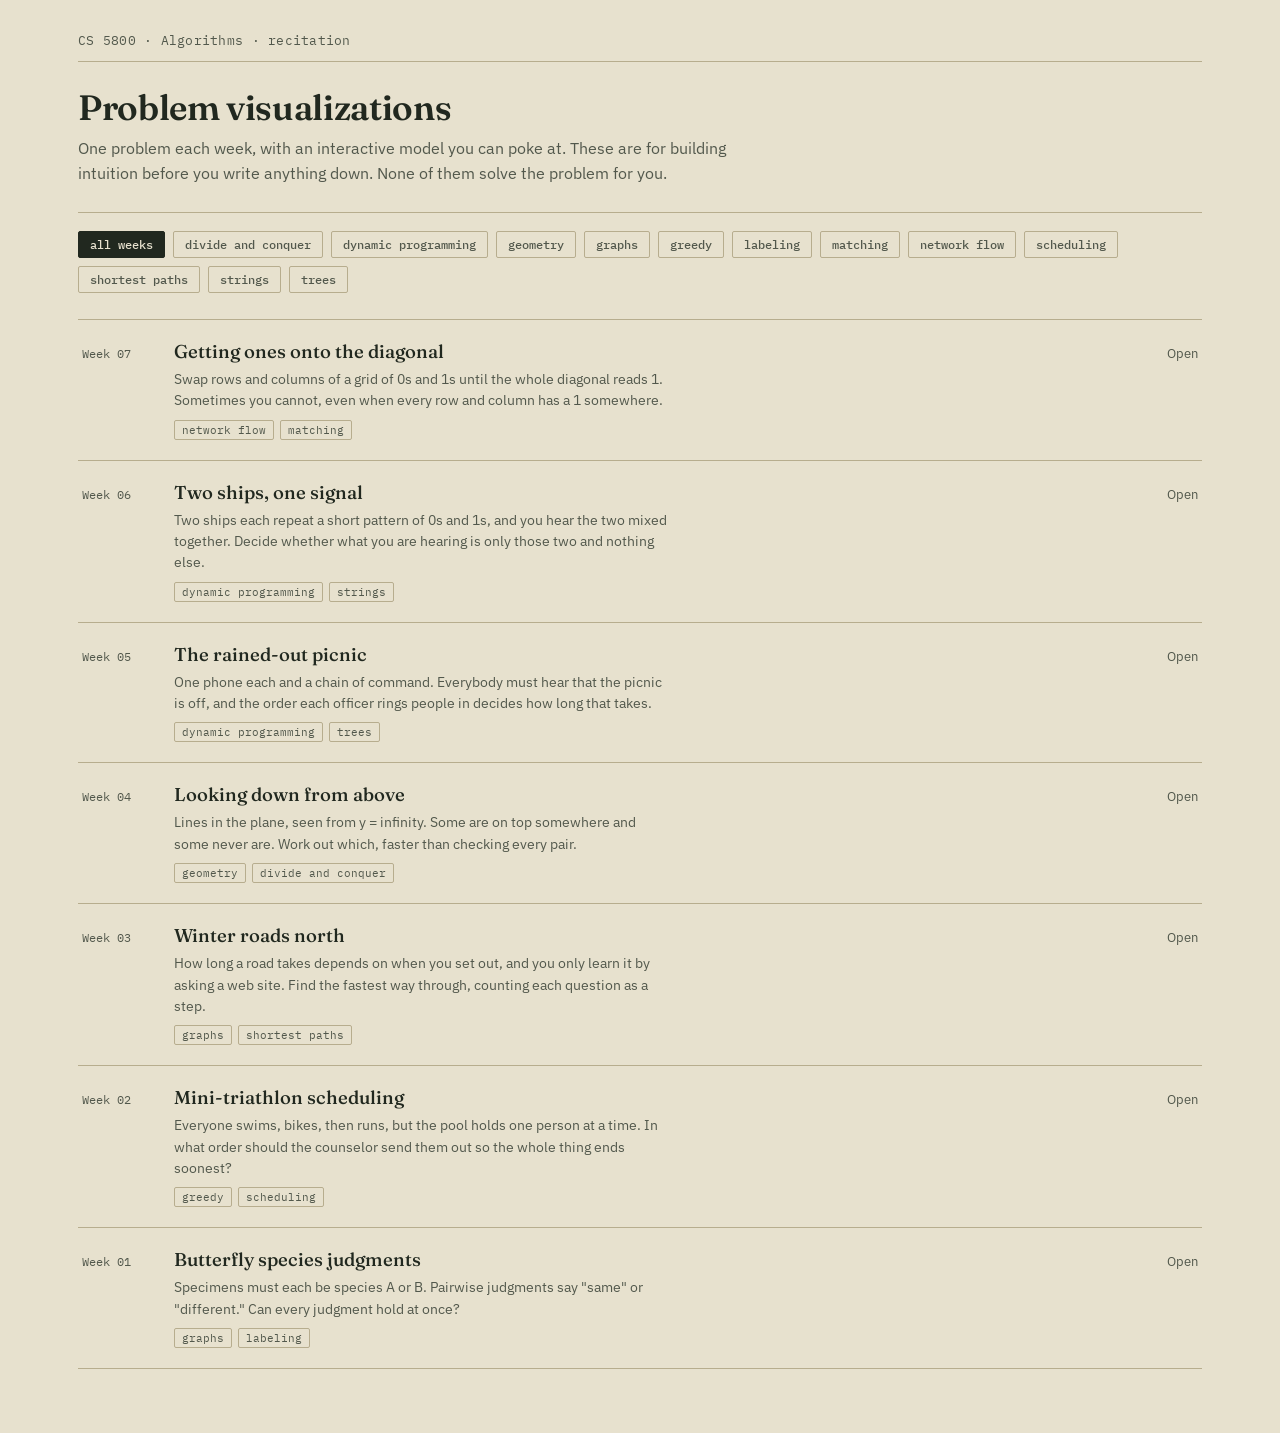
<file: index.html>
<!DOCTYPE html>
<html lang="en">
<head>
<meta charset="UTF-8" />
<meta name="viewport" content="width=device-width, initial-scale=1.0" />
<title>CS 5800 — Recitation Visualizations</title>
<meta name="description" content="Interactive problem visualizations for CS 5800 Algorithms recitations at Northeastern University. One problem each week, built for intuition." />
<meta name="color-scheme" content="light" />
<meta property="og:title" content="CS 5800 - Recitation Visualizations" />
<meta property="og:description" content="Interactive problem visualizations for CS 5800 Algorithms recitations at Northeastern University. One problem each week, built for intuition." />
<meta property="og:type" content="website" />
<link rel="icon" href="shared/favicon.svg" type="image/svg+xml" />
<link rel="preconnect" href="https://fonts.googleapis.com">
<link rel="preconnect" href="https://fonts.gstatic.com" crossorigin>
<link href="https://fonts.googleapis.com/css2?family=Fraunces:opsz,wght@9..144,400;9..144,500;9..144,600&family=IBM+Plex+Sans:wght@400;500;600&family=IBM+Plex+Mono:wght@400;500&display=swap" rel="stylesheet">
<link rel="stylesheet" href="shared/site.css">
</head>
<body>
<div class="wrap">

  <div class="sitebar">
    <span class="course-mark">CS 5800 · Algorithms · recitation</span>
  </div>

  <h1>Problem visualizations</h1>
  <p class="subtitle">One problem each week, with an interactive model you can poke at. These are for building intuition before you write anything down. None of them solve the problem for you.</p>

  <div class="divider" style="margin:26px 0 18px;"></div>

  <div class="filter-row" id="filters"></div>

  <div class="problem-list" id="list"></div>

</div>

<script>
/* -------------------------------------------------------------
   Add a new week by appending one entry to this array.
   Newest weeks go at the top of the rendered list automatically.
   ------------------------------------------------------------- */
const PROBLEMS = [
  {
    week: 1,
    title: 'Butterfly species judgments',
    blurb: 'Specimens must each be species A or B. Pairwise judgments say "same" or "different." Can every judgment hold at once?',
    tags: ['graphs', 'labeling'],
    href: 'problems/week-01-butterflies.html'
  },
  {
    week: 2,
    title: 'Mini-triathlon scheduling',
    blurb: 'Everyone swims, bikes, then runs, but the pool holds one person at a time. In what order should the counselor send them out so the whole thing ends soonest?',
    tags: ['greedy', 'scheduling'],
    href: 'problems/week-02-triathlon.html'
  },
  {
    week: 3,
    title: 'Winter roads north',
    blurb: 'How long a road takes depends on when you set out, and you only learn it by asking a web site. Find the fastest way through, counting each question as a step.',
    tags: ['graphs', 'shortest paths'],
    href: 'problems/week-03-winter-roads.html'
  },
  {
    week: 4,
    title: 'Looking down from above',
    blurb: 'Lines in the plane, seen from y = infinity. Some are on top somewhere and some never are. Work out which, faster than checking every pair.',
    tags: ['geometry', 'divide and conquer'],
    href: 'problems/week-04-skyline.html'
  },
  {
    week: 5,
    title: 'The rained-out picnic',
    blurb: 'One phone each and a chain of command. Everybody must hear that the picnic is off, and the order each officer rings people in decides how long that takes.',
    tags: ['dynamic programming', 'trees'],
    href: 'problems/week-05-phone-tree.html'
  },
  {
    week: 6,
    title: 'Two ships, one signal',
    blurb: 'Two ships each repeat a short pattern of 0s and 1s, and you hear the two mixed together. Decide whether what you are hearing is only those two and nothing else.',
    tags: ['dynamic programming', 'strings'],
    href: 'problems/week-06-two-ships.html'
  },
  {
    week: 7,
    title: 'Getting ones onto the diagonal',
    blurb: 'Swap rows and columns of a grid of 0s and 1s until the whole diagonal reads 1. Sometimes you cannot, even when every row and column has a 1 somewhere.',
    tags: ['network flow', 'matching'],
    href: 'problems/week-07-rearrangeable.html'
  }
];

const listEl = document.getElementById('list');
const filtersEl = document.getElementById('filters');
let activeTag = null;

const allTags = [...new Set(PROBLEMS.flatMap(p => p.tags))].sort();

function renderFilters() {
  filtersEl.innerHTML = '';
  const mk = (label, tag) => {
    const b = document.createElement('button');
    b.className = 'filter-chip' + (activeTag === tag ? ' on' : '');
    b.textContent = label;
    b.addEventListener('click', () => { activeTag = tag; renderFilters(); renderList(); });
    filtersEl.appendChild(b);
  };
  mk('all weeks', null);
  allTags.forEach(t => mk(t, t));
}

function renderList() {
  listEl.innerHTML = '';
  const shown = PROBLEMS
    .filter(p => !activeTag || p.tags.includes(activeTag))
    .sort((a, b) => b.week - a.week);

  if (!shown.length) {
    const d = document.createElement('div');
    d.className = 'empty-note';
    d.textContent = 'No problems tagged with that topic yet.';
    listEl.appendChild(d);
    return;
  }

  shown.forEach(p => {
    const a = document.createElement('a');
    a.className = 'problem-row';
    a.href = p.href;

    const wk = document.createElement('div');
    wk.className = 'week-no';
    wk.textContent = 'Week ' + String(p.week).padStart(2, '0');

    const mid = document.createElement('div');
    const h = document.createElement('h2');
    h.className = 'problem-title';
    h.textContent = p.title;
    const blurb = document.createElement('p');
    blurb.className = 'problem-blurb';
    blurb.textContent = p.blurb;
    const tags = document.createElement('div');
    tags.className = 'row-tags';
    p.tags.forEach(t => {
      const s = document.createElement('span');
      s.className = 'tag';
      s.textContent = t;
      tags.appendChild(s);
    });
    mid.append(h, blurb, tags);

    const cue = document.createElement('div');
    cue.className = 'row-cue';
    cue.textContent = 'Open';

    a.append(wk, mid, cue);
    listEl.appendChild(a);
  });
}

renderFilters();
renderList();
</script>
</body>
</html>
</file>
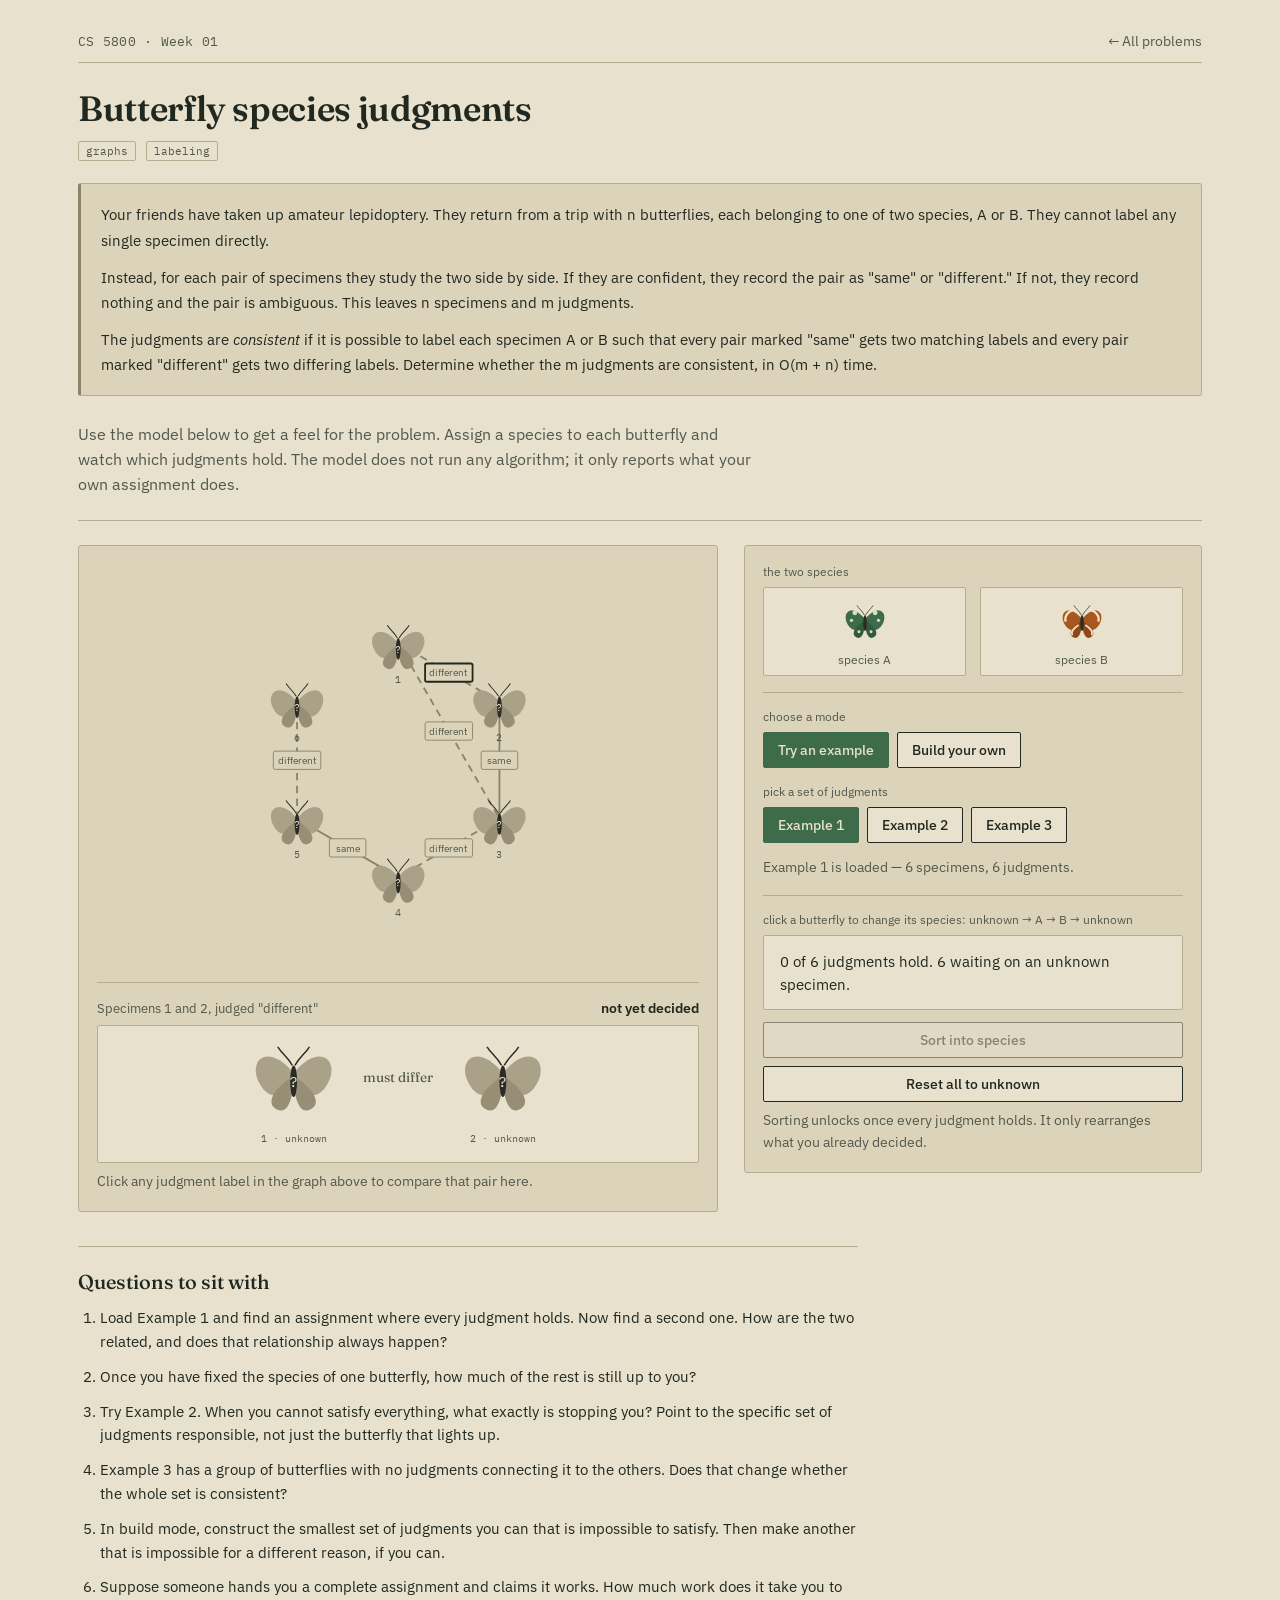
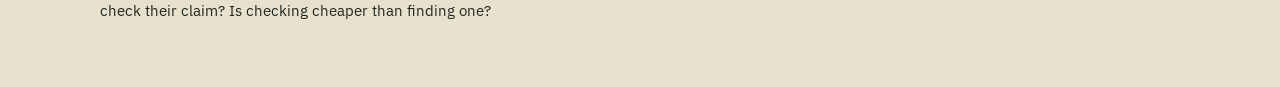
<file: problems/week-01-butterflies.html>
<!DOCTYPE html>
<html lang="en">
<head>
<meta charset="UTF-8" />
<meta name="viewport" content="width=device-width, initial-scale=1.0" />
<title>Week 1 — Butterfly species judgments | CS 5800</title>
<meta name="description" content="Week 1: two butterfly species and pairwise same/different judgments. Assign species by hand and see which judgments hold. An interactive model for CS 5800 recitation." />
<meta name="color-scheme" content="light" />
<meta property="og:title" content="Week 1 - Butterfly species judgments | CS 5800" />
<meta property="og:description" content="Week 1: two butterfly species and pairwise same/different judgments. Assign species by hand and see which judgments hold. An interactive model for CS 5800 recitation." />
<meta property="og:type" content="website" />
<link rel="icon" href="../shared/favicon.svg" type="image/svg+xml" />
<link rel="preconnect" href="https://fonts.googleapis.com">
<link rel="preconnect" href="https://fonts.gstatic.com" crossorigin>
<link href="https://fonts.googleapis.com/css2?family=Fraunces:opsz,wght@9..144,400;9..144,500;9..144,600&family=IBM+Plex+Sans:wght@400;500;600&family=IBM+Plex+Mono:wght@400;500&display=swap" rel="stylesheet">
<link rel="stylesheet" href="../shared/site.css">
<style>

  .layout { display: grid; grid-template-columns: 1.4fr 1fr; gap: 26px; align-items: start; }
  @media (max-width: 880px) { .layout { grid-template-columns: 1fr; } }

  svg { width: 100%; height: auto; display: block; }

  .tray { margin-top: 16px; padding-top: 16px; border-top: 1px solid var(--line); }
  .tray-head { display: flex; justify-content: space-between; align-items: baseline; margin-bottom: 8px; }
  .tray-title { font-size: 0.8rem; color: var(--ink-soft); }
  .tray-verdict { font-size: 0.85rem; font-weight: 600; }
  .tray-verdict.holds { color: var(--moss-deep); }
  .tray-verdict.breaks { color: var(--alert); }
  #tray-svg { background: var(--paper); border: 1px solid var(--line); border-radius: 2px; }

  .mode-row { display: flex; gap: 8px; margin-bottom: 16px; }
  button.active.type-different { background: var(--rust); border-color: var(--rust); }
  .example-row, .build-row { display: flex; gap: 8px; flex-wrap: wrap; margin-bottom: 14px; }

  .status-box {
    background: var(--paper); border: 1px solid var(--line); border-radius: 2px;
    padding: 14px 16px; font-size: 0.95rem; line-height: 1.5; margin-bottom: 12px;
  }
  .status-box.all-good { border-color: var(--moss); background: var(--moss-soft); }
  .status-box.has-violation { border-color: var(--alert); background: #F4E3DE; }

  .species-key { display: flex; gap: 14px; margin-bottom: 14px; }
  .species-card {
    flex: 1; background: var(--paper); border: 1px solid var(--line);
    border-radius: 2px; padding: 8px; text-align: center;
  }
  .species-card svg { width: 54px; margin: 0 auto; }
  .species-card span { display: block; font-size: 0.78rem; color: var(--ink-soft); margin-top: 2px; }

  #graph-svg { overflow: visible; }
  #main-layer [tabindex]:focus-visible {
    outline: 2px solid var(--moss-deep);
    outline-offset: 3px;
  }

  #main-layer, #intro-layer { transition: opacity 0.7s ease; }
  .wing-l, .wing-r { transition: fill 0.35s ease, opacity 0.35s ease; }
  .flapping .wing-l, .flapping .wing-r { animation: flap 0.62s ease-in-out infinite; }
  @keyframes flap { 0%,100% { transform: scaleX(1); } 50% { transform: scaleX(0.6); } }

  .conflict-ring { animation: pulse-ring 1.5s ease-in-out infinite; transform-origin: 0px 6px; }
  @keyframes pulse-ring {
    0%, 100% { transform: scale(1); opacity: 0.95; }
    50% { transform: scale(1.12); opacity: 0.45; }
  }

  @media (prefers-reduced-motion: reduce) {
    .flapping .wing-l, .flapping .wing-r, .conflict-ring { animation: none; }
    #main-layer, #intro-layer, .wing-l, .wing-r { transition: none; }
  }

</style>
</head>
<body>
<div class="wrap">

  <div class="sitebar">
    <span class="course-mark">CS 5800 · Week 01</span>
    <a href="../index.html">&larr; All problems</a>
  </div>

  <h1>Butterfly species judgments</h1>
  <div class="meta-strip">
    <span class="tag">graphs</span>
    <span class="tag">labeling</span>
  </div>

  <div class="statement">
    <p>Your friends have taken up amateur lepidoptery. They return from a trip with n butterflies, each belonging to one of two species, A or B. They cannot label any single specimen directly.</p>
    <p>Instead, for each pair of specimens they study the two side by side. If they are confident, they record the pair as "same" or "different." If not, they record nothing and the pair is ambiguous. This leaves n specimens and m judgments.</p>
    <p>The judgments are <em>consistent</em> if it is possible to label each specimen A or B such that every pair marked "same" gets two matching labels and every pair marked "different" gets two differing labels. Determine whether the m judgments are consistent, in O(m + n) time.</p>
  </div>

  <p class="subtitle">Use the model below to get a feel for the problem. Assign a species to each butterfly and watch which judgments hold. The model does not run any algorithm; it only reports what your own assignment does.</p>

  <div class="divider" style="margin:24px 0;"></div>

  <div class="layout">

    <div class="panel">
      <svg id="graph-svg" viewBox="0 0 660 440" role="group"
           aria-label="Specimen graph. Each butterfly is a specimen; each label between two butterflies is a judgment. Tab to a butterfly and press Enter to change its species.">
        <g id="main-layer" style="opacity:0"></g>
        <g id="intro-layer" style="opacity:1" pointer-events="none"></g>
      </svg>

      <div class="tray">
        <div class="tray-head">
          <span class="tray-title" id="tray-title">Side-by-side comparison</span>
          <span class="tray-verdict" id="tray-verdict"></span>
        </div>
        <svg id="tray-svg" viewBox="0 0 660 150" role="img"
             aria-label="Side-by-side comparison of the selected pair of specimens"></svg>
        <p class="hint" style="margin-top:8px;">Click any judgment label in the graph above to compare that pair here.</p>
      </div>
    </div>

    <div class="panel">
      <p class="section-label">the two species</p>
      <div class="species-key">
        <div class="species-card"><svg id="key-a" viewBox="-40 -34 80 78"></svg><span>species A</span></div>
        <div class="species-card"><svg id="key-b" viewBox="-40 -34 80 78"></svg><span>species B</span></div>
      </div>

      <div class="divider"></div>

      <p class="section-label">choose a mode</p>
      <div class="mode-row">
        <button id="mode-examples" class="active">Try an example</button>
        <button id="mode-build">Build your own</button>
      </div>

      <div id="examples-controls">
        <p class="section-label">pick a set of judgments</p>
        <div class="example-row" role="group" aria-label="Choose a set of judgments">
          <button id="load-example-1" aria-pressed="false">Example 1</button>
          <button id="load-example-2" aria-pressed="false">Example 2</button>
          <button id="load-example-3" aria-pressed="false">Example 3</button>
        </div>
        <p class="hint" id="set-caption"></p>
      </div>

      <div id="build-controls" style="display:none;">
        <div class="build-row">
          <button id="add-node">+ Add butterfly</button>
          <button id="remove-node">- Remove last</button>
          <button id="clear-graph">Clear all</button>
        </div>
        <div class="build-row">
          <button id="edge-same" class="active">Mark pairs: same</button>
          <button id="edge-diff" class="type-different">Mark pairs: different</button>
        </div>
        <p class="hint">Click one butterfly, then another, to record a judgment between them. Repeat the same pair to remove it. Click a single butterfly twice to change its species instead.</p>
      </div>

      <div class="divider"></div>

      <p class="section-label">click a butterfly to change its species: unknown &rarr; A &rarr; B &rarr; unknown</p>
      <div id="status" class="status-box" role="status" aria-live="polite">Nothing assigned yet.</div>
      <button id="reveal-split" style="width:100%;margin-bottom:8px;" disabled>Sort into species</button>
      <button id="clear-labels" style="width:100%;">Reset all to unknown</button>
      <p class="hint" style="margin-top:8px;">Sorting unlocks once every judgment holds. It only rearranges what you already decided.</p>
    </div>

  </div>

  <div class="questions wrap-narrow" style="padding:0;">
    <div class="divider" style="margin:34px 0 22px;"></div>
    <h2>Questions to sit with</h2>
    <ol>
      <li>Load Example 1 and find an assignment where every judgment holds. Now find a second one. How are the two related, and does that relationship always happen?</li>
      <li>Once you have fixed the species of one butterfly, how much of the rest is still up to you?</li>
      <li>Try Example 2. When you cannot satisfy everything, what exactly is stopping you? Point to the specific set of judgments responsible, not just the butterfly that lights up.</li>
      <li>Example 3 has a group of butterflies with no judgments connecting it to the others. Does that change whether the whole set is consistent?</li>
      <li>In build mode, construct the smallest set of judgments you can that is impossible to satisfy. Then make another that is impossible for a different reason, if you can.</li>
      <li>Suppose someone hands you a complete assignment and claims it works. How much work does it take you to check their claim? Is checking cheaper than finding one?</li>
    </ol>
  </div>

</div>

<script>

const NS = 'http://www.w3.org/2000/svg';
const mainLayer = document.getElementById('main-layer');
const introLayer = document.getElementById('intro-layer');
const traySvg = document.getElementById('tray-svg');

let nodes = [];
let edges = [];
let currentMode = 'examples';
let pendingEdgeType = 'same';
let pendingNode = null;
let selectedEdgeKey = null;
let introDone = false;
let focusKey = null;
let activeExample = null;  // null once the set has been edited by hand
let layoutMode = 'circle';
let animFrame = null;

const SPECIES = {
  A: { wing: '#3E6B4A', wingLower: '#325A3D', accent: '#CFE3C9', pattern: 'dots' },
  B: { wing: '#A8571E', wingLower: '#8E4716', accent: '#F6E2C4', pattern: 'stripes' },
  unknown: { wing: '#A9A288', wingLower: '#968F76', accent: '#CFC9B2', pattern: 'none' }
};

/* ---------- butterfly drawing ---------- */

function buildButterfly(labelKey, opts) {
  opts = opts || {};
  const sp = SPECIES[labelKey || 'unknown'];
  const g = document.createElementNS(NS, 'g');

  const wings = [
    { d: 'M0,0 C -21,-26 -38,-7 -23,12 C -13,23 -4,11 0,0 Z', cls: 'wing-l', fill: sp.wing, side: -1, upper: true },
    { d: 'M0,0 C 21,-26 38,-7 23,12 C 13,23 4,11 0,0 Z', cls: 'wing-r', fill: sp.wing, side: 1, upper: true },
    { d: 'M0,2 C -15,11 -23,24 -11,28 C -3,30 0,15 0,2 Z', cls: 'wing-l', fill: sp.wingLower, side: -1, upper: false },
    { d: 'M0,2 C 15,11 23,24 11,28 C 3,30 0,15 0,2 Z', cls: 'wing-r', fill: sp.wingLower, side: 1, upper: false }
  ];

  wings.forEach(w => {
    const p = document.createElementNS(NS, 'path');
    p.setAttribute('d', w.d);
    p.setAttribute('fill', w.fill);
    p.classList.add(w.cls);
    g.appendChild(p);
  });

  // species markings: A gets dots, B gets stripes, unknown gets nothing
  if (sp.pattern === 'dots') {
    [[-15, -9, 3.6], [15, -9, 3.6], [-20, 2, 2.4], [20, 2, 2.4], [-9, 19, 2.2], [9, 19, 2.2]].forEach(([cx, cy, r]) => {
      const c = document.createElementNS(NS, 'circle');
      c.setAttribute('cx', cx); c.setAttribute('cy', cy); c.setAttribute('r', r);
      c.setAttribute('fill', sp.accent);
      c.classList.add(cx < 0 ? 'wing-l' : 'wing-r');
      g.appendChild(c);
    });
  } else if (sp.pattern === 'stripes') {
    [-1, 1].forEach(dir => {
      const p1 = document.createElementNS(NS, 'path');
      p1.setAttribute('d', `M${dir * 8},-13 C ${dir * 20},-14 ${dir * 27},-4 ${dir * 24},4`);
      p1.setAttribute('stroke', sp.accent); p1.setAttribute('stroke-width', '3.4'); p1.setAttribute('fill', 'none');
      p1.classList.add(dir < 0 ? 'wing-l' : 'wing-r');
      g.appendChild(p1);
      const p2 = document.createElementNS(NS, 'path');
      p2.setAttribute('d', `M${dir * 5},9 C ${dir * 13},14 ${dir * 17},20 ${dir * 14},24`);
      p2.setAttribute('stroke', sp.accent); p2.setAttribute('stroke-width', '2.6'); p2.setAttribute('fill', 'none');
      p2.classList.add(dir < 0 ? 'wing-l' : 'wing-r');
      g.appendChild(p2);
    });
  }

  const body = document.createElementNS(NS, 'ellipse');
  body.setAttribute('cx', 0); body.setAttribute('cy', 6);
  body.setAttribute('rx', 2.6); body.setAttribute('ry', 12);
  body.setAttribute('fill', '#2B2A24');
  g.appendChild(body);

  [-1, 1].forEach(dir => {
    const ant = document.createElementNS(NS, 'path');
    ant.setAttribute('d', `M${dir},-6 C ${dir * 5},-13 ${dir * 9},-15 ${dir * 12},-20`);
    ant.setAttribute('stroke', '#2B2A24'); ant.setAttribute('stroke-width', 1.1); ant.setAttribute('fill', 'none');
    g.appendChild(ant);
  });

  if (!labelKey && opts.showQuestion !== false) {
    const q = document.createElementNS(NS, 'text');
    q.setAttribute('x', 0); q.setAttribute('y', 10);
    q.setAttribute('text-anchor', 'middle');
    q.setAttribute('font-family', 'IBM Plex Mono, monospace');
    q.setAttribute('font-size', 11); q.setAttribute('fill', '#E7E1CE');
    q.textContent = '?';
    g.appendChild(q);
  }

  return g;
}

/* ---------- layout ---------- */

function circleTargets() {
  const n = nodes.length;
  const cx = 330, cy = 215, r = n <= 1 ? 0 : Math.min(155, 62 + n * 11);
  const out = {};
  nodes.forEach((node, i) => {
    const theta = (2 * Math.PI * i) / Math.max(n, 1) - Math.PI / 2;
    out[node.id] = { x: cx + r * Math.cos(theta), y: cy + r * Math.sin(theta) };
  });
  return out;
}

// snap straight to the circle, skipping any in-flight animation
function layoutNodes() {
  if (animFrame) { cancelAnimationFrame(animFrame); animFrame = null; }
  const targets = circleTargets();
  nodes.forEach(node => { node.x = targets[node.id].x; node.y = targets[node.id].y; });
  layoutMode = 'circle';
}

function bipartiteTargets() {
  const colA = nodes.filter(n => n.label === 'A');
  const colB = nodes.filter(n => n.label === 'B');
  const out = {};
  const place = (list, x) => {
    const top = 75, bottom = 355;
    list.forEach((node, i) => {
      const y = list.length === 1
        ? (top + bottom) / 2
        : top + (bottom - top) * (i / (list.length - 1));
      out[node.id] = { x, y };
    });
  };
  place(colA, 190);
  place(colB, 470);
  return out;
}

const prefersReducedMotion = window.matchMedia
  && window.matchMedia('(prefers-reduced-motion: reduce)').matches;

function animateTo(targets, duration) {
  if (animFrame) { cancelAnimationFrame(animFrame); animFrame = null; }
  const start = {};
  nodes.forEach(n => start[n.id] = { x: n.x, y: n.y });

  if (prefersReducedMotion) {
    nodes.forEach(n => { if (targets[n.id]) { n.x = targets[n.id].x; n.y = targets[n.id].y; } });
    renderGraph();
    return;
  }

  const t0 = performance.now();
  const ease = t => t < 0.5 ? 4 * t * t * t : 1 - Math.pow(-2 * t + 2, 3) / 2;

  function step(now) {
    const p = Math.min((now - t0) / duration, 1);
    const k = ease(p);
    nodes.forEach(n => {
      const s = start[n.id], tgt = targets[n.id];
      if (!s || !tgt) return;
      n.x = s.x + (tgt.x - s.x) * k;
      n.y = s.y + (tgt.y - s.y) * k;
    });
    renderGraph();
    if (p < 1) { animFrame = requestAnimationFrame(step); }
    else { animFrame = null; }
  }
  animFrame = requestAnimationFrame(step);
}

function allJudgmentsHold() {
  return edges.length > 0
    && nodes.every(n => n.label)
    && edges.every(e => edgeStatus(e) === 'satisfied');
}

/* Splitting the specimens into their two groups is the insight of the whole
   problem, so it is never automatic -- it waits for a deliberate click. This
   only retreats from the split if the assignment stops working, since the
   two labelled columns would otherwise be claiming something false. */
function checkLayout() {
  if (!allJudgmentsHold() && layoutMode !== 'circle') {
    layoutMode = 'circle';
    animateTo(circleTargets(), 750);
  }
}

function toggleSplit() {
  if (!allJudgmentsHold()) return;
  if (layoutMode === 'bipartite') {
    layoutMode = 'circle';
    animateTo(circleTargets(), 750);
  } else {
    layoutMode = 'bipartite';
    animateTo(bipartiteTargets(), 1000);
  }
}

// Called from renderGraph, so every code path keeps the button in sync.
// Writes are guarded because the layout animation re-renders each frame.
/* Which example is loaded is easy to lose track of once you start clicking,
   so mark it on the button and spell out what is actually on screen. The
   examples stay numbered rather than named -- calling one "the inconsistent
   one" would answer question 3 before anyone had opened it. */
function updateExampleUI() {
  for (let i = 1; i <= 3; i++) {
    const b = document.getElementById('load-example-' + i);
    const on = activeExample === i;
    b.classList.toggle('active', on);
    b.setAttribute('aria-pressed', on ? 'true' : 'false');
  }
  const plural = (n, word) => n + ' ' + word + (n === 1 ? '' : 's');
  const what = plural(nodes.length, 'specimen') + ', ' + plural(edges.length, 'judgment');
  document.getElementById('set-caption').textContent = activeExample
    ? 'Example ' + activeExample + ' is loaded — ' + what + '.'
    : 'Your own set — ' + what + '.';
}

function updateSplitButton() {
  const btn = document.getElementById('reveal-split');
  const solved = allJudgmentsHold();
  const split = layoutMode === 'bipartite';
  const label = split ? 'Back to the circle' : 'Sort into species';
  if (btn.disabled === solved) btn.disabled = !solved;
  if (btn.textContent !== label) btn.textContent = label;
  btn.classList.toggle('active', split);
  const help = solved
    ? (split ? 'Return the specimens to a circle' : 'Rearrange the specimens into their two groups')
    : 'Available once every judgment holds';
  if (btn.title !== help) btn.title = help;
}

function edgeKey(a, b) { return a < b ? a + '-' + b : b + '-' + a; }
function findEdge(a, b) { return edges.find(e => edgeKey(e.a, e.b) === edgeKey(a, b)); }
function getNode(id) { return nodes.find(n => n.id === id); }

function edgeStatus(e) {
  const a = getNode(e.a), b = getNode(e.b);
  if (!a || !b || !a.label || !b.label) return 'neutral';
  const ok = e.type === 'same' ? a.label === b.label : a.label !== b.label;
  return ok ? 'satisfied' : 'violated';
}

/* ---------- main render ---------- */

function renderGraph() {
  const hadFocus = mainLayer.contains(document.activeElement);
  mainLayer.innerHTML = '';

  if (layoutMode === 'bipartite') {
    const rule = document.createElementNS(NS, 'line');
    rule.setAttribute('x1', 330); rule.setAttribute('y1', 58);
    rule.setAttribute('x2', 330); rule.setAttribute('y2', 400);
    rule.setAttribute('stroke', '#B7AD8E');
    rule.setAttribute('stroke-width', 1);
    rule.setAttribute('stroke-dasharray', '3,6');
    mainLayer.appendChild(rule);

    [['species A', 190, '#2C4F36'], ['species B', 470, '#7E3F13']].forEach(([txt, x, col]) => {
      const h = document.createElementNS(NS, 'text');
      h.setAttribute('x', x); h.setAttribute('y', 38);
      h.setAttribute('text-anchor', 'middle');
      h.setAttribute('font-family', 'Fraunces, serif');
      h.setAttribute('font-size', 17);
      h.setAttribute('fill', col);
      h.textContent = txt;
      mainLayer.appendChild(h);
    });
  }

  edges.forEach(e => {
    const a = getNode(e.a), b = getNode(e.b);
    if (!a || !b) return;
    const key = edgeKey(e.a, e.b);
    const status = edgeStatus(e);
    let stroke = '#8A8365', width = 2;
    if (status === 'satisfied') { stroke = '#3E6B4A'; width = 3.4; }
    if (status === 'violated') { stroke = '#8E2B1F'; width = 3.8; }

    const line = document.createElementNS(NS, 'line');
    line.setAttribute('x1', a.x); line.setAttribute('y1', a.y);
    line.setAttribute('x2', b.x); line.setAttribute('y2', b.y);
    line.setAttribute('stroke', stroke);
    line.setAttribute('stroke-width', width);
    if (e.type === 'different') line.setAttribute('stroke-dasharray', '8,6');
    mainLayer.appendChild(line);

    // judgment word at midpoint
    const mx = (a.x + b.x) / 2, my = (a.y + b.y) / 2;
    const broken = status === 'violated';
    const labelWord = e.type === 'same' ? 'same' : 'different';
    const plateText = broken ? '✕ ' + labelWord : labelWord;
    const w = (e.type === 'same' ? 40 : 52) + (broken ? 14 : 0);
    const plate = document.createElementNS(NS, 'rect');
    plate.setAttribute('x', mx - w / 2); plate.setAttribute('y', my - 10);
    plate.setAttribute('width', w); plate.setAttribute('height', 20);
    plate.setAttribute('rx', 2);
    plate.setAttribute('fill', broken ? '#F4E3DE' : '#DCD4BA');
    plate.setAttribute('stroke', selectedEdgeKey === key ? '#21281F' : stroke);
    plate.setAttribute('stroke-width', broken || selectedEdgeKey === key ? 2 : 1);
    mainLayer.appendChild(plate);

    const wordText = document.createElementNS(NS, 'text');
    wordText.setAttribute('x', mx); wordText.setAttribute('y', my + 4);
    wordText.setAttribute('text-anchor', 'middle');
    wordText.setAttribute('font-family', 'IBM Plex Sans, sans-serif');
    wordText.setAttribute('font-size', 10.5);
    wordText.setAttribute('font-weight', broken ? '600' : '400');
    wordText.setAttribute('fill', status === 'neutral' ? '#52584C' : stroke);
    wordText.textContent = plateText;
    mainLayer.appendChild(wordText);

    // invisible fat hit area for clicking the judgment
    const hit = document.createElementNS(NS, 'line');
    hit.setAttribute('x1', a.x); hit.setAttribute('y1', a.y);
    hit.setAttribute('x2', b.x); hit.setAttribute('y2', b.y);
    hit.setAttribute('stroke', 'transparent');
    hit.setAttribute('stroke-width', 22);
    hit.setAttribute('pointer-events', 'stroke');
    hit.style.cursor = 'pointer';
    const pick = () => {
      if (!introDone) return;
      focusKey = 'edge:' + key;
      selectedEdgeKey = key;
      renderGraph();
    };
    hit.addEventListener('click', pick);
    hit.setAttribute('tabindex', '0');
    hit.setAttribute('role', 'button');
    hit.dataset.focusKey = 'edge:' + key;
    hit.setAttribute('aria-label',
      `Judgment "${labelWord}" between specimens ${e.a} and ${e.b}. Compare this pair.`);
    hit.addEventListener('keydown', ev => {
      if (ev.key === 'Enter' || ev.key === ' ') { ev.preventDefault(); pick(); }
    });
    mainLayer.appendChild(hit);
  });

  nodes.forEach(node => {
    const g = document.createElementNS(NS, 'g');
    g.setAttribute('transform', `translate(${node.x},${node.y})`);
    g.style.cursor = 'pointer';

    const inViolation = edges.some(e =>
      (e.a === node.id || e.b === node.id) && edgeStatus(e) === 'violated');

    if (inViolation) {
      const ring = document.createElementNS(NS, 'circle');
      ring.setAttribute('cx', 0); ring.setAttribute('cy', 6);
      ring.setAttribute('r', 37);
      ring.setAttribute('fill', '#8E2B1F');
      ring.setAttribute('fill-opacity', '0.13');
      ring.setAttribute('stroke', '#8E2B1F');
      ring.setAttribute('stroke-width', 2.5);
      ring.classList.add('conflict-ring');
      g.appendChild(ring);
    }

    const bfly = buildButterfly(node.label);
    if (pendingNode === node.id) {
      const halo = document.createElementNS(NS, 'circle');
      halo.setAttribute('cx', 0); halo.setAttribute('cy', 6);
      halo.setAttribute('r', 36);
      halo.setAttribute('fill', 'none');
      halo.setAttribute('stroke', '#21281F');
      halo.setAttribute('stroke-width', 1.5);
      halo.setAttribute('stroke-dasharray', '4,4');
      g.appendChild(halo);
    }
    g.appendChild(bfly);

    const tag = document.createElementNS(NS, 'text');
    tag.setAttribute('x', 0); tag.setAttribute('y', 43);
    tag.setAttribute('text-anchor', 'middle');
    tag.setAttribute('font-family', 'IBM Plex Mono, monospace');
    tag.setAttribute('font-size', 11);
    tag.setAttribute('fill', '#52584C');
    tag.textContent = node.id;
    g.appendChild(tag);

    g.addEventListener('click', () => { focusKey = 'node:' + node.id; onNodeClick(node.id); });
    g.setAttribute('tabindex', '0');
    g.setAttribute('role', 'button');
    g.dataset.focusKey = 'node:' + node.id;
    g.setAttribute('aria-label',
      `Specimen ${node.id}, currently ${node.label ? 'species ' + node.label : 'unknown'}` +
      (inViolation ? ', involved in a broken judgment' : '') + '. Change its species.');
    g.addEventListener('keydown', ev => {
      if (ev.key === 'Enter' || ev.key === ' ') {
        ev.preventDefault(); focusKey = 'node:' + node.id; onNodeClick(node.id);
      }
    });
    mainLayer.appendChild(g);
  });

  if (hadFocus) restoreFocus();
  updateStatus();
  updateSplitButton();
  updateExampleUI();
  renderTray();
}

function restoreFocus() {
  if (!focusKey) return;
  const el = mainLayer.querySelector(`[data-focus-key="${focusKey}"]`);
  if (el) el.focus({ preventScroll: true });
  else focusKey = null;
}

/* ---------- side-by-side comparison tray ---------- */

function renderTray() {
  traySvg.innerHTML = '';
  const titleEl = document.getElementById('tray-title');
  const verdictEl = document.getElementById('tray-verdict');
  verdictEl.className = 'tray-verdict';
  verdictEl.textContent = '';

  let e = edges.find(ed => edgeKey(ed.a, ed.b) === selectedEdgeKey);
  if (!e && edges.length) {
    e = edges[0];
    selectedEdgeKey = edgeKey(e.a, e.b);
  }
  if (!e) {
    titleEl.textContent = 'Record a judgment between two butterflies to compare them here';
    const t = document.createElementNS(NS, 'text');
    t.setAttribute('x', 330); t.setAttribute('y', 80);
    t.setAttribute('text-anchor', 'middle');
    t.setAttribute('font-family', 'IBM Plex Sans, sans-serif');
    t.setAttribute('font-size', 13); t.setAttribute('fill', '#8A8365');
    t.textContent = 'No judgments in this set yet';
    traySvg.appendChild(t);
    return;
  }

  const a = getNode(e.a), b = getNode(e.b);
  if (!a || !b) { titleEl.textContent = 'Side-by-side comparison'; return; }
  const status = edgeStatus(e);
  titleEl.textContent = `Specimens ${a.id} and ${b.id}, judged "${e.type}"`;
  if (status === 'satisfied') { verdictEl.textContent = 'judgment holds'; verdictEl.classList.add('holds'); }
  if (status === 'violated') { verdictEl.textContent = 'judgment broken'; verdictEl.classList.add('breaks'); }
  if (status === 'neutral') verdictEl.textContent = 'not yet decided';

  [[a, 215], [b, 445]].forEach(([node, x]) => {
    const g = document.createElementNS(NS, 'g');
    g.setAttribute('transform', `translate(${x},52) scale(1.45)`);
    g.appendChild(buildButterfly(node.label));
    traySvg.appendChild(g);

    const cap = document.createElementNS(NS, 'text');
    cap.setAttribute('x', x); cap.setAttribute('y', 128);
    cap.setAttribute('text-anchor', 'middle');
    cap.setAttribute('font-family', 'IBM Plex Mono, monospace');
    cap.setAttribute('font-size', 11); cap.setAttribute('fill', '#52584C');
    cap.textContent = `${node.id} · ${node.label ? 'species ' + node.label : 'unknown'}`;
    traySvg.appendChild(cap);
  });

  const between = document.createElementNS(NS, 'text');
  between.setAttribute('x', 330); between.setAttribute('y', 62);
  between.setAttribute('text-anchor', 'middle');
  between.setAttribute('font-family', 'Fraunces, serif');
  between.setAttribute('font-size', 15);
  between.setAttribute('fill', status === 'violated' ? '#8E2B1F' : (status === 'satisfied' ? '#2C4F36' : '#52584C'));
  between.textContent = e.type === 'same' ? 'must match' : 'must differ';
  traySvg.appendChild(between);

  const mark = document.createElementNS(NS, 'text');
  mark.setAttribute('x', 330); mark.setAttribute('y', 92);
  mark.setAttribute('text-anchor', 'middle');
  mark.setAttribute('font-size', 22);
  mark.setAttribute('fill', status === 'violated' ? '#8E2B1F' : '#2C4F36');
  mark.textContent = status === 'satisfied' ? '✓' : (status === 'violated' ? '✕' : '');
  traySvg.appendChild(mark);
}

/* ---------- interaction ---------- */

function onNodeClick(id) {
  if (!introDone) return;
  const node = getNode(id);
  if (currentMode === 'build') {
    if (pendingNode === null) { pendingNode = id; renderGraph(); return; }
    if (pendingNode === id) { pendingNode = null; cycleLabel(node); renderGraph(); checkLayout(); return; }
    const existing = findEdge(pendingNode, id);
    if (existing && existing.type === pendingEdgeType) {
      edges = edges.filter(x => x !== existing);
      if (selectedEdgeKey === edgeKey(existing.a, existing.b)) selectedEdgeKey = null;
    } else if (existing) {
      existing.type = pendingEdgeType;
    } else {
      edges.push({ a: pendingNode, b: id, type: pendingEdgeType });
    }
    pendingNode = null;
    activeExample = null;
    renderGraph();
    checkLayout();
    return;
  }
  cycleLabel(node);
  renderGraph();
  checkLayout();
}

function cycleLabel(node) {
  if (node.label === undefined) node.label = 'A';
  else if (node.label === 'A') node.label = 'B';
  else node.label = undefined;
}

function updateStatus() {
  const box = document.getElementById('status');
  box.classList.remove('all-good', 'has-violation');
  if (edges.length === 0) {
    box.textContent = nodes.length ? 'No judgments recorded in this set.' : 'No specimens yet.';
    return;
  }
  let sat = 0, vio = 0, neu = 0;
  edges.forEach(e => {
    const s = edgeStatus(e);
    if (s === 'satisfied') sat++; else if (s === 'violated') vio++; else neu++;
  });
  const unknown = nodes.filter(n => !n.label).length;
  let text = `${sat} of ${edges.length} judgments hold.`;
  if (vio) text += ` ${vio} broken.`;
  if (neu) text += ` ${neu} waiting on an unknown specimen.`;
  if (!vio && !neu && unknown) text += ` ${unknown} specimen${unknown > 1 ? 's' : ''} still unknown.`;
  if (!vio && !neu && !unknown) text = `All ${edges.length} judgments hold with this assignment.`;
  box.textContent = text;
  if (vio) box.classList.add('has-violation');
  else if (!neu) box.classList.add('all-good');
}

/* ---------- intro animation ---------- */

function playIntro() {
  introLayer.innerHTML = '';
  nodes.forEach(node => {
    const g = document.createElementNS(NS, 'g');
    g.setAttribute('transform', `translate(${node.x},${node.y})`);
    g.classList.add('flapping');
    g.appendChild(buildButterfly(undefined, { showQuestion: false }));
    introLayer.appendChild(g);
  });
  introLayer.style.opacity = '1';
  mainLayer.style.opacity = '0';
  renderGraph();
  setTimeout(() => {
    introLayer.style.opacity = '0';
    mainLayer.style.opacity = '1';
    introDone = true;
    setTimeout(() => { introLayer.innerHTML = ''; }, 750);
  }, 1500);
}

/* ---------- species key ---------- */

function renderKey() {
  ['A', 'B'].forEach(sp => {
    const target = document.getElementById('key-' + sp.toLowerCase());
    target.innerHTML = '';
    target.appendChild(buildButterfly(sp));
  });
}

/* ---------- examples ---------- */

function setExample1() {
  nodes = [1, 2, 3, 4, 5, 6].map(id => ({ id, label: undefined }));
  edges = [
    { a: 1, b: 2, type: 'different' },
    { a: 2, b: 3, type: 'same' },
    { a: 1, b: 3, type: 'different' },
    { a: 3, b: 4, type: 'different' },
    { a: 4, b: 5, type: 'same' },
    { a: 5, b: 6, type: 'different' }
  ];
  afterLoad(1);
}

function setExample2() {
  nodes = [1, 2, 3, 4, 5].map(id => ({ id, label: undefined }));
  edges = [
    { a: 1, b: 2, type: 'different' },
    { a: 2, b: 3, type: 'different' },
    { a: 1, b: 3, type: 'different' },
    { a: 3, b: 4, type: 'same' },
    { a: 4, b: 5, type: 'different' }
  ];
  afterLoad(2);
}

function setExample3() {
  nodes = [1, 2, 3, 4, 5, 6, 7].map(id => ({ id, label: undefined }));
  edges = [
    { a: 1, b: 2, type: 'same' },
    { a: 2, b: 3, type: 'different' },
    { a: 3, b: 4, type: 'same' },
    { a: 4, b: 5, type: 'different' },
    { a: 5, b: 1, type: 'same' },
    { a: 6, b: 7, type: 'different' }
  ];
  afterLoad(3);
}

function afterLoad(which) {
  activeExample = which;
  pendingNode = null;
  selectedEdgeKey = edges.length ? edgeKey(edges[0].a, edges[0].b) : null;
  layoutNodes();
  renderGraph();
}

document.getElementById('load-example-1').addEventListener('click', setExample1);
document.getElementById('load-example-2').addEventListener('click', setExample2);
document.getElementById('load-example-3').addEventListener('click', setExample3);

document.getElementById('mode-examples').addEventListener('click', () => setMode('examples'));
document.getElementById('mode-build').addEventListener('click', () => setMode('build'));

function setMode(mode) {
  currentMode = mode;
  pendingNode = null;
  document.getElementById('mode-examples').classList.toggle('active', mode === 'examples');
  document.getElementById('mode-build').classList.toggle('active', mode === 'build');
  document.getElementById('examples-controls').style.display = mode === 'examples' ? 'block' : 'none';
  document.getElementById('build-controls').style.display = mode === 'build' ? 'block' : 'none';
  renderGraph();
}

document.getElementById('add-node').addEventListener('click', () => {
  const nextId = nodes.length ? Math.max(...nodes.map(n => n.id)) + 1 : 1;
  nodes.push({ id: nextId, label: undefined });
  activeExample = null;
  layoutNodes(); renderGraph(); checkLayout();
});
document.getElementById('remove-node').addEventListener('click', () => {
  if (!nodes.length) return;
  const lastId = nodes[nodes.length - 1].id;
  nodes = nodes.slice(0, -1);
  edges = edges.filter(e => e.a !== lastId && e.b !== lastId);
  if (!edges.some(e => edgeKey(e.a, e.b) === selectedEdgeKey)) {
    selectedEdgeKey = edges.length ? edgeKey(edges[0].a, edges[0].b) : null;
  }
  activeExample = null;
  layoutNodes(); renderGraph(); checkLayout();
});
document.getElementById('clear-graph').addEventListener('click', () => {
  nodes = []; edges = []; pendingNode = null; selectedEdgeKey = null;
  activeExample = null;
  renderGraph();
});
document.getElementById('reveal-split').addEventListener('click', toggleSplit);
document.getElementById('clear-labels').addEventListener('click', () => {
  nodes.forEach(n => n.label = undefined);
  layoutNodes();
  renderGraph();
  checkLayout();
});
document.getElementById('edge-same').addEventListener('click', () => {
  pendingEdgeType = 'same';
  document.getElementById('edge-same').classList.add('active');
  document.getElementById('edge-diff').classList.remove('active');
});
document.getElementById('edge-diff').addEventListener('click', () => {
  pendingEdgeType = 'different';
  document.getElementById('edge-diff').classList.add('active');
  document.getElementById('edge-same').classList.remove('active');
});

renderKey();
setExample1();
if (prefersReducedMotion) {
  introLayer.innerHTML = '';
  introLayer.style.opacity = '0';
  mainLayer.style.opacity = '1';
  introDone = true;
} else {
  playIntro();
}

</script>
</body>
</html>
</file>
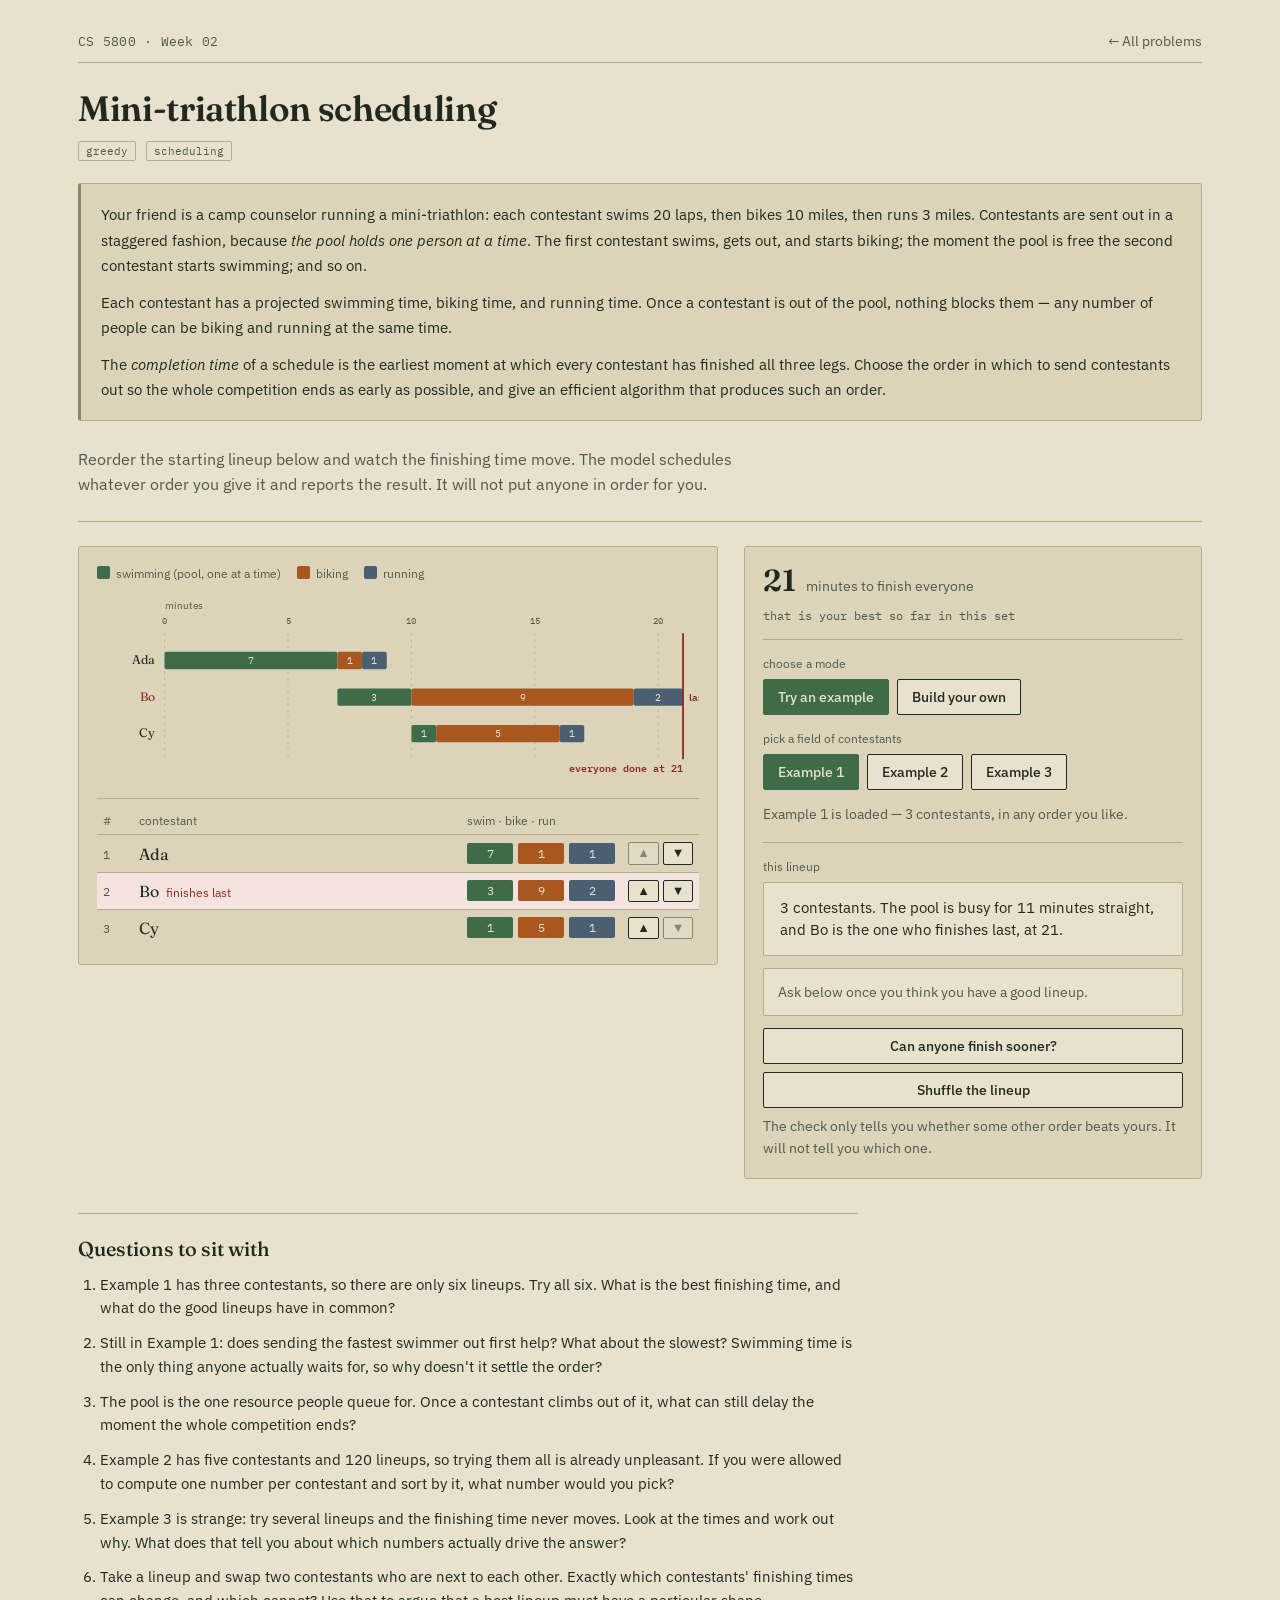
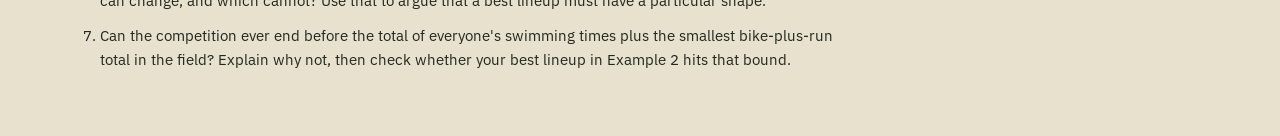
<file: problems/week-02-triathlon.html>
<!DOCTYPE html>
<html lang="en">
<head>
<meta charset="UTF-8" />
<meta name="viewport" content="width=device-width, initial-scale=1.0" />
<title>Week 2 — Mini-triathlon scheduling | CS 5800</title>
<meta name="description" content="Week 2: contestants share one pool but bike and run in parallel. Reorder the starts by hand and watch the finishing time move. An interactive model for CS 5800 recitation." />
<meta name="color-scheme" content="light" />
<meta property="og:title" content="Week 2 - Mini-triathlon scheduling | CS 5800" />
<meta property="og:description" content="Contestants share one pool but bike and run in parallel. Reorder the starts by hand and watch the finishing time move." />
<meta property="og:type" content="website" />
<link rel="icon" href="../shared/favicon.svg" type="image/svg+xml" />
<link rel="preconnect" href="https://fonts.googleapis.com">
<link rel="preconnect" href="https://fonts.gstatic.com" crossorigin>
<link href="https://fonts.googleapis.com/css2?family=Fraunces:opsz,wght@9..144,400;9..144,500;9..144,600&family=IBM+Plex+Sans:wght@400;500;600&family=IBM+Plex+Mono:wght@400;500&display=swap" rel="stylesheet">
<link rel="stylesheet" href="../shared/site.css">
<style>

  .layout { display: grid; grid-template-columns: 1.4fr 1fr; gap: 26px; align-items: start; }
  @media (max-width: 880px) { .layout { grid-template-columns: 1fr; } }

  svg { width: 100%; height: auto; display: block; }

  /* The pool is the contended resource; bike and run are deliberately given
     unrelated colors so that grouping them stays the student's discovery. */
  :root {
    --swim: #3E6B4A;
    --bike: #A8571E;
    --run:  #4A6072;
  }

  .legend { display: flex; gap: 16px; flex-wrap: wrap; margin-bottom: 12px; }
  .legend span { display: flex; align-items: center; gap: 6px; font-size: 0.78rem; color: var(--ink-soft); }
  .swatch { width: 13px; height: 13px; border-radius: 2px; display: inline-block; }

  .clock {
    display: flex; align-items: baseline; gap: 10px; flex-wrap: wrap;
    margin-bottom: 12px;
  }
  .clock-big {
    font-family: 'Fraunces', serif; font-size: 1.9rem; font-weight: 600;
    line-height: 1; color: var(--ink);
  }
  .clock-unit { font-size: 0.85rem; color: var(--ink-soft); }
  .clock-best { font-family: 'IBM Plex Mono', monospace; font-size: 0.78rem; color: var(--ink-soft); }
  .clock-best strong { color: var(--moss-deep); font-weight: 600; }

  /* ---- roster ---- */

  .roster { margin-top: 16px; padding-top: 14px; border-top: 1px solid var(--line); }
  .roster-head {
    display: grid; grid-template-columns: 26px 1fr 152px 64px;
    gap: 10px; align-items: center;
    font-size: 0.72rem; color: var(--ink-soft); padding: 0 6px 6px;
  }
  .roster-row {
    display: grid; grid-template-columns: 26px 1fr 152px 64px;
    gap: 10px; align-items: center;
    padding: 7px 6px; border-top: 1px solid var(--line);
    transition: background 0.15s ease;
  }
  .roster-row.last-finisher { background: #F4E3DE; }

  .pos { font-family: 'IBM Plex Mono', monospace; font-size: 0.78rem; color: var(--ink-soft); }
  .who { font-family: 'Fraunces', serif; font-size: 1rem; }
  .who small { font-family: 'IBM Plex Sans', sans-serif; font-size: 0.72rem; color: var(--alert); margin-left: 7px; }

  .times { display: flex; gap: 5px; }
  .times em {
    font-style: normal; font-family: 'IBM Plex Mono', monospace; font-size: 0.76rem;
    padding: 3px 0; width: 46px; text-align: center; border-radius: 2px;
    color: var(--paper);
  }
  .times em.sw { background: var(--swim); }
  .times em.bk { background: var(--bike); }
  .times em.rn { background: var(--run); }
  .times input {
    font-family: 'IBM Plex Mono', monospace; font-size: 0.76rem;
    width: 46px; padding: 2px 4px; text-align: center;
    border: 1px solid var(--line); border-radius: 2px;
    background: var(--paper); color: var(--ink);
  }
  .times input.sw { border-bottom: 3px solid var(--swim); }
  .times input.bk { border-bottom: 3px solid var(--bike); }
  .times input.rn { border-bottom: 3px solid var(--run); }

  .movers { display: flex; gap: 4px; justify-content: flex-end; }
  .movers button { padding: 3px 8px; font-size: 0.8rem; line-height: 1.1; }

  /* ---- right panel ---- */

  .mode-row { display: flex; gap: 8px; margin-bottom: 16px; }
  .example-row, .build-row { display: flex; gap: 8px; flex-wrap: wrap; margin-bottom: 14px; }

  .status-box {
    background: var(--paper); border: 1px solid var(--line); border-radius: 2px;
    padding: 14px 16px; font-size: 0.92rem; line-height: 1.5; margin-bottom: 12px;
  }
  .verdict-box {
    border-radius: 2px; padding: 12px 14px; font-size: 0.9rem; line-height: 1.5;
    margin-bottom: 12px; border: 1px solid var(--line); background: var(--paper);
  }
  .verdict-box.is-best { border-color: var(--moss); background: var(--moss-soft); }
  .verdict-box.not-best { border-color: var(--rust); background: var(--rust-soft); }
  .verdict-box.quiet { color: var(--ink-soft); }

</style>
</head>
<body>
<div class="wrap">

  <div class="sitebar">
    <span class="course-mark">CS 5800 · Week 02</span>
    <a href="../index.html">&larr; All problems</a>
  </div>

  <h1>Mini-triathlon scheduling</h1>
  <div class="meta-strip">
    <span class="tag">greedy</span>
    <span class="tag">scheduling</span>
  </div>

  <div class="statement">
    <p>Your friend is a camp counselor running a mini-triathlon: each contestant swims 20 laps, then bikes 10 miles, then runs 3 miles. Contestants are sent out in a staggered fashion, because <em>the pool holds one person at a time</em>. The first contestant swims, gets out, and starts biking; the moment the pool is free the second contestant starts swimming; and so on.</p>
    <p>Each contestant has a projected swimming time, biking time, and running time. Once a contestant is out of the pool, nothing blocks them — any number of people can be biking and running at the same time.</p>
    <p>The <em>completion time</em> of a schedule is the earliest moment at which every contestant has finished all three legs. Choose the order in which to send contestants out so the whole competition ends as early as possible, and give an efficient algorithm that produces such an order.</p>
  </div>

  <p class="subtitle">Reorder the starting lineup below and watch the finishing time move. The model schedules whatever order you give it and reports the result. It will not put anyone in order for you.</p>

  <div class="divider" style="margin:24px 0;"></div>

  <div class="layout">

    <div class="panel">
      <div class="legend">
        <span><i class="swatch" style="background:var(--swim)"></i> swimming (pool, one at a time)</span>
        <span><i class="swatch" style="background:var(--bike)"></i> biking</span>
        <span><i class="swatch" style="background:var(--run)"></i> running</span>
      </div>

      <svg id="chart" viewBox="0 0 660 300" role="img" aria-label="Schedule timeline"></svg>

      <div class="roster">
        <div class="roster-head">
          <span>#</span>
          <span>contestant</span>
          <span>swim · bike · run</span>
          <span></span>
        </div>
        <div id="roster"></div>
      </div>
    </div>

    <div class="panel">
      <div class="clock">
        <span class="clock-big" id="finish-time">—</span>
        <span class="clock-unit">minutes to finish everyone</span>
      </div>
      <p class="clock-best" id="best-note"></p>

      <div class="divider"></div>

      <p class="section-label">choose a mode</p>
      <div class="mode-row">
        <button id="mode-examples" class="active">Try an example</button>
        <button id="mode-build">Build your own</button>
      </div>

      <div id="examples-controls">
        <p class="section-label">pick a field of contestants</p>
        <div class="example-row" role="group" aria-label="Choose a field of contestants">
          <button id="load-example-1" aria-pressed="false">Example 1</button>
          <button id="load-example-2" aria-pressed="false">Example 2</button>
          <button id="load-example-3" aria-pressed="false">Example 3</button>
        </div>
        <p class="hint" id="set-caption"></p>
      </div>

      <div id="build-controls" style="display:none;">
        <div class="build-row">
          <button id="add-person">+ Add contestant</button>
          <button id="remove-person">- Remove last</button>
        </div>
        <p class="hint">Edit any swim, bike, or run time directly in the roster. Times are whole minutes from 1 to 20, and the pool still holds one person at a time.</p>
      </div>

      <div class="divider"></div>

      <p class="section-label">this lineup</p>
      <div id="status" class="status-box" role="status" aria-live="polite">No contestants yet.</div>

      <div id="verdict" class="verdict-box quiet">Ask below once you think you have a good lineup.</div>
      <button id="check-best" style="width:100%;margin-bottom:8px;">Can anyone finish sooner?</button>
      <button id="shuffle" style="width:100%;">Shuffle the lineup</button>
      <p class="hint" style="margin-top:8px;">The check only tells you whether some other order beats yours. It will not tell you which one.</p>
    </div>

  </div>

  <div class="questions wrap-narrow" style="padding:0;">
    <div class="divider" style="margin:34px 0 22px;"></div>
    <h2>Questions to sit with</h2>
    <ol>
      <li>Example 1 has three contestants, so there are only six lineups. Try all six. What is the best finishing time, and what do the good lineups have in common?</li>
      <li>Still in Example 1: does sending the fastest swimmer out first help? What about the slowest? Swimming time is the only thing anyone actually waits for, so why doesn't it settle the order?</li>
      <li>The pool is the one resource people queue for. Once a contestant climbs out of it, what can still delay the moment the whole competition ends?</li>
      <li>Example 2 has five contestants and 120 lineups, so trying them all is already unpleasant. If you were allowed to compute one number per contestant and sort by it, what number would you pick?</li>
      <li>Example 3 is strange: try several lineups and the finishing time never moves. Look at the times and work out why. What does that tell you about which numbers actually drive the answer?</li>
      <li>Take a lineup and swap two contestants who are next to each other. Exactly which contestants' finishing times can change, and which cannot? Use that to argue that a best lineup must have a particular shape.</li>
      <li>Can the competition ever end before the total of everyone's swimming times plus the smallest bike-plus-run total in the field? Explain why not, then check whether your best lineup in Example 2 hits that bound.</li>
    </ol>
  </div>

</div>

<script>

const NS = 'http://www.w3.org/2000/svg';
const MAX_PEOPLE = 8;      // keeps the exhaustive check honest and the chart readable
const chart = document.getElementById('chart');
const rosterEl = document.getElementById('roster');

let people = [];           // { id, name, swim, bike, run }
let order = [];            // ids, in starting order
let currentMode = 'examples';
let bestSeen = null;       // best finishing time the user has reached in this set
let focusKey = null;
let wantFocus = false;     // set by roster handlers, consumed by the next render
let activeExample = null;  // null once the field has been edited by hand

/* ---------- scheduling ---------- */

function byId(id) { return people.find(p => p.id === id); }

/* One pool, so swimming is strictly serial. Everything after the pool is
   unconstrained, so each contestant just finishes their own bike and run. */
function buildSchedule(seq) {
  let pool = 0;
  const rows = seq.map(p => {
    const swimStart = pool;
    const swimEnd = swimStart + p.swim;
    pool = swimEnd;
    const bikeEnd = swimEnd + p.bike;
    const runEnd = bikeEnd + p.run;
    return { p, swimStart, swimEnd, bikeEnd, runEnd };
  });
  const finish = rows.length ? Math.max(...rows.map(r => r.runEnd)) : 0;
  return { rows, finish };
}

function finishOf(seq) {
  let pool = 0, mk = 0;
  for (const p of seq) { pool += p.swim; mk = Math.max(mk, pool + p.bike + p.run); }
  return mk;
}

/* Searched exhaustively rather than by the intended rule, so the page never
   has to contain the answer in a form a curious student could just read off. */
function bestPossibleFinish() {
  const list = order.map(byId);
  if (!list.length) return 0;
  let best = Infinity;
  const arr = list.slice();
  (function permute(k) {
    if (k === arr.length) { best = Math.min(best, finishOf(arr)); return; }
    for (let i = k; i < arr.length; i++) {
      [arr[k], arr[i]] = [arr[i], arr[k]];
      permute(k + 1);
      [arr[k], arr[i]] = [arr[i], arr[k]];
    }
  })(0);
  return best;
}

function currentSchedule() { return buildSchedule(order.map(byId)); }

/* ---------- chart ---------- */

function niceStep(span) {
  const candidates = [1, 2, 5, 10, 20, 25, 50, 100];
  for (const c of candidates) if (span / c <= 9) return c;
  return 200;
}

function renderChart() {
  chart.innerHTML = '';
  const { rows, finish } = currentSchedule();

  const L = 74, R = 642, top = 54, rowH = 40;
  const H = top + Math.max(rows.length, 1) * rowH + 34;
  chart.setAttribute('viewBox', '0 0 660 ' + H);

  if (!rows.length) {
    add('text', { x: 330, y: 90, 'text-anchor': 'middle', fill: '#8A8365',
      'font-family': 'IBM Plex Sans, sans-serif', 'font-size': 13 }, 'No contestants in this set yet');
    return;
  }

  const span = Math.max(finish, 1);
  const x = t => L + (t / span) * (R - L);

  // time axis along the top
  const step = niceStep(span);
  for (let t = 0; t <= span; t += step) {
    add('line', { x1: x(t), y1: 44, x2: x(t), y2: H - 26, stroke: '#B7AD8E',
      'stroke-width': 1, 'stroke-dasharray': '2,5' });
    add('text', { x: x(t), y: 34, 'text-anchor': 'middle', fill: '#52584C',
      'font-family': 'IBM Plex Mono, monospace', 'font-size': 10 }, String(t));
  }
  add('text', { x: L, y: 17, 'text-anchor': 'start', fill: '#52584C',
    'font-family': 'IBM Plex Sans, sans-serif', 'font-size': 10.5 }, 'minutes');

  rows.forEach((r, i) => {
    const yMid = top + i * rowH + rowH / 2;
    const bh = 19;
    const isLast = r.runEnd === finish;

    add('text', { x: 64, y: yMid + 4, 'text-anchor': 'end', fill: isLast ? '#8E2B1F' : '#21281F',
      'font-family': 'Fraunces, serif', 'font-size': 13.5 }, r.p.name);

    const segs = [
      { a: r.swimStart, b: r.swimEnd, fill: '#3E6B4A', v: r.p.swim },
      { a: r.swimEnd,   b: r.bikeEnd, fill: '#A8571E', v: r.p.bike },
      { a: r.bikeEnd,   b: r.runEnd,  fill: '#4A6072', v: r.p.run  }
    ];
    segs.forEach(s => {
      const w = x(s.b) - x(s.a);
      add('rect', { x: x(s.a), y: yMid - bh / 2, width: Math.max(w, 1), height: bh,
        rx: 2, fill: s.fill });
      if (w > 20) {
        add('text', { x: (x(s.a) + x(s.b)) / 2, y: yMid + 4, 'text-anchor': 'middle',
          fill: '#E7E1CE', 'font-family': 'IBM Plex Mono, monospace', 'font-size': 10.5 },
          String(s.v));
      }
    });

    if (isLast) {
      add('text', { x: x(r.runEnd) + 6, y: yMid + 4, 'text-anchor': 'start', fill: '#8E2B1F',
        'font-family': 'IBM Plex Sans, sans-serif', 'font-size': 10.5, 'font-weight': 600 },
        'last');
    }
  });

  // the finishing line
  add('line', { x1: x(finish), y1: 44, x2: x(finish), y2: H - 26, stroke: '#8E2B1F',
    'stroke-width': 2 });
  add('text', { x: x(finish), y: H - 12, 'text-anchor': 'end', fill: '#8E2B1F',
    'font-family': 'IBM Plex Mono, monospace', 'font-size': 11, 'font-weight': 600 },
    'everyone done at ' + finish);

  chart.setAttribute('aria-label', describeSchedule(rows, finish));

  function add(tag, attrs, text) {
    const el = document.createElementNS(NS, tag);
    for (const k in attrs) el.setAttribute(k, attrs[k]);
    if (text !== undefined) el.textContent = text;
    chart.appendChild(el);
    return el;
  }
}

function describeSchedule(rows, finish) {
  const parts = rows.map((r, i) =>
    `${i + 1}. ${r.p.name} swims ${r.swimStart} to ${r.swimEnd}, finishes at ${r.runEnd}`);
  return `Schedule timeline. ${parts.join('. ')}. Everyone is done at ${finish} minutes.`;
}

/* ---------- roster ---------- */

function renderRoster() {
  const hadFocus = wantFocus || rosterEl.contains(document.activeElement);
  wantFocus = false;
  rosterEl.innerHTML = '';
  const { rows, finish } = currentSchedule();

  rows.forEach((r, i) => {
    const row = document.createElement('div');
    row.className = 'roster-row' + (r.runEnd === finish ? ' last-finisher' : '');

    const pos = document.createElement('span');
    pos.className = 'pos';
    pos.textContent = String(i + 1);

    const who = document.createElement('span');
    who.className = 'who';
    who.textContent = r.p.name;
    if (r.runEnd === finish) {
      const tagEl = document.createElement('small');
      tagEl.textContent = 'finishes last';
      who.appendChild(tagEl);
    }

    const times = document.createElement('span');
    times.className = 'times';
    [['swim', 'sw'], ['bike', 'bk'], ['run', 'rn']].forEach(([field, cls]) => {
      if (currentMode === 'build') {
        const inp = document.createElement('input');
        inp.type = 'number'; inp.min = '1'; inp.max = '20';
        inp.className = cls;
        inp.value = r.p[field];
        inp.setAttribute('aria-label', `${r.p.name} ${field} time in minutes`);
        inp.dataset.focusKey = `${field}:${r.p.id}`;
        const apply = () => {
          r.p[field] = Math.max(1, Math.min(20, Math.round(Number(inp.value) || 1)));
          activeExample = null;
          resetVerdict();
        };
        // live feedback without tearing down the field the caret is sitting in
        inp.addEventListener('input', () => {
          apply();
          renderChart();
          updateReadouts();
        });
        // on commit, rebuild so the row highlight and ordering catch up
        inp.addEventListener('change', () => {
          apply();
          inp.value = r.p[field];
          focusKey = inp.dataset.focusKey;
          wantFocus = true;
          refresh();
        });
        times.appendChild(inp);
      } else {
        const em = document.createElement('em');
        em.className = cls;
        em.textContent = r.p[field];
        em.title = `${field}: ${r.p[field]} min`;
        times.appendChild(em);
      }
    });

    const movers = document.createElement('span');
    movers.className = 'movers';
    movers.appendChild(moveButton('▲', r.p, i, -1, i === 0));
    movers.appendChild(moveButton('▼', r.p, i, 1, i === rows.length - 1));

    row.append(pos, who, times, movers);
    rosterEl.appendChild(row);
  });

  if (hadFocus) restoreFocus();
}

function moveButton(glyph, person, index, delta, disabled) {
  const b = document.createElement('button');
  b.textContent = glyph;
  b.disabled = disabled;
  b.setAttribute('aria-label',
    'Move ' + person.name + (delta < 0 ? ' earlier' : ' later') + ' in the starting order');
  b.dataset.focusKey = (delta < 0 ? 'up:' : 'down:') + person.id;
  b.addEventListener('click', () => {
    focusKey = b.dataset.focusKey;
    wantFocus = true;
    moveTo(index, index + delta);
  });
  return b;
}

function moveTo(from, to) {
  if (to < 0 || to >= order.length) return;
  const [id] = order.splice(from, 1);
  order.splice(to, 0, id);
  resetVerdict();
  refresh();
}

/* The roster is rebuilt on every change, so put focus back where it was --
   otherwise nudging someone up three places means re-finding the button
   three times. */
function restoreFocus() {
  if (!focusKey) return;
  let el = rosterEl.querySelector(`[data-focus-key="${focusKey}"]`);
  if (el && el.disabled) {
    // the contestant reached an end of the lineup; that arrow is gone now
    const twin = focusKey.startsWith('up:')
      ? 'down:' + focusKey.slice(3)
      : 'up:' + focusKey.slice(5);
    el = rosterEl.querySelector(`[data-focus-key="${twin}"]`);
    if (el) focusKey = twin;
  }
  if (el && !el.disabled) el.focus({ preventScroll: true });
  else focusKey = null;
}

/* ---------- readouts ---------- */

function updateReadouts() {
  const { rows, finish } = currentSchedule();
  document.getElementById('finish-time').textContent = rows.length ? finish : '—';

  const bestNote = document.getElementById('best-note');
  if (!rows.length) { bestNote.textContent = ''; }
  else if (bestSeen !== null && finish > bestSeen) {
    bestNote.innerHTML = 'best you have reached in this set: <strong>' + bestSeen + '</strong>';
  } else {
    bestNote.innerHTML = 'that is your best so far in this set';
  }

  const box = document.getElementById('status');
  if (!rows.length) { box.textContent = 'No contestants yet.'; return; }
  const totalSwim = rows.reduce((a, r) => a + r.p.swim, 0);
  const last = rows.find(r => r.runEnd === finish);
  box.textContent =
    `${rows.length} contestants. The pool is busy for ${totalSwim} minutes straight, ` +
    `and ${last.p.name} is the one who finishes last, at ${finish}.`;
}

function resetVerdict() {
  const v = document.getElementById('verdict');
  v.className = 'verdict-box quiet';
  v.textContent = 'Ask below once you think you have a good lineup.';
}

function checkBest() {
  const { rows, finish } = currentSchedule();
  const v = document.getElementById('verdict');
  if (!rows.length) {
    v.className = 'verdict-box quiet';
    v.textContent = 'Add some contestants first.';
    return;
  }
  const best = bestPossibleFinish();
  if (finish <= best) {
    v.className = 'verdict-box is-best';
    v.textContent = `No. ${finish} minutes is the best anyone can do with these contestants. ` +
      `Can you say what makes this lineup work?`;
  } else {
    v.className = 'verdict-box not-best';
    v.textContent = `Yes. Some lineup finishes sooner than ${finish}. ` +
      `Which pair would you try swapping first?`;
  }
}

function refresh() {
  const { rows, finish } = currentSchedule();
  if (rows.length && (bestSeen === null || finish < bestSeen)) bestSeen = finish;
  renderChart();
  renderRoster();
  updateReadouts();
  updateAddRemoveState();
  updateExampleUI();
}

/* Which field is loaded is easy to lose track of once the lineup has been
   shuffled around, so mark it on the button and say what is on screen. The
   examples stay numbered rather than named -- labelling one "the one where
   order does not matter" would answer question 5 on sight. */
function updateExampleUI() {
  for (let i = 1; i <= 3; i++) {
    const b = document.getElementById('load-example-' + i);
    const on = activeExample === i;
    b.classList.toggle('active', on);
    b.setAttribute('aria-pressed', on ? 'true' : 'false');
  }
  const n = people.length;
  const what = n + ' contestant' + (n === 1 ? '' : 's');
  document.getElementById('set-caption').textContent = activeExample
    ? 'Example ' + activeExample + ' is loaded — ' + what + ', in any order you like.'
    : 'Your own field — ' + what + '.';
}

function updateAddRemoveState() {
  document.getElementById('add-person').disabled = people.length >= MAX_PEOPLE;
  document.getElementById('remove-person').disabled = people.length === 0;
}

/* ---------- sets ---------- */

function loadSet(defs, which) {
  activeExample = which;
  people = defs.map((d, i) => ({ id: i + 1, name: d[0], swim: d[1], bike: d[2], run: d[3] }));
  order = people.map(p => p.id);
  bestSeen = null;
  focusKey = null;
  resetVerdict();
  refresh();
}

/* Swim time and bike-plus-run are deliberately uncorrelated here, so neither
   "fastest swimmer first" nor "slowest swimmer first" lands on the answer. */
function setExample1() {
  loadSet([['Ada', 7, 1, 1], ['Bo', 3, 9, 2], ['Cy', 1, 5, 1]], 1);
}

/* Five contestants, 120 lineups, and two pairs tied on bike-plus-run so the
   tie-breaking question comes up on its own. Deliberately laid out in the
   worst of the 120 orders (24 minutes against an optimum of 18) so there is
   real room to improve rather than an answer sitting there on load. */
function setExample2() {
  loadSet([['Pia', 2, 5, 3], ['Quinn', 6, 2, 2], ['Sol', 4, 3, 1],
           ['Tam', 3, 1, 1], ['Rex', 1, 7, 1]], 2);
}

/* Every contestant has the same bike-plus-run total, so every one of the 24
   lineups finishes at exactly the same moment. */
function setExample3() {
  loadSet([['Uma', 5, 4, 2], ['Vik', 2, 1, 5], ['Wren', 4, 3, 3], ['Xu', 1, 5, 1]], 3);
}

/* ---------- controls ---------- */

document.getElementById('load-example-1').addEventListener('click', setExample1);
document.getElementById('load-example-2').addEventListener('click', setExample2);
document.getElementById('load-example-3').addEventListener('click', setExample3);

document.getElementById('mode-examples').addEventListener('click', () => setMode('examples'));
document.getElementById('mode-build').addEventListener('click', () => setMode('build'));

function setMode(mode) {
  currentMode = mode;
  document.getElementById('mode-examples').classList.toggle('active', mode === 'examples');
  document.getElementById('mode-build').classList.toggle('active', mode === 'build');
  document.getElementById('examples-controls').style.display = mode === 'examples' ? 'block' : 'none';
  document.getElementById('build-controls').style.display = mode === 'build' ? 'block' : 'none';
  refresh();
}

const NAMES = ['Ada', 'Bo', 'Cy', 'Dee', 'Eli', 'Fen', 'Gus', 'Hal'];

document.getElementById('add-person').addEventListener('click', () => {
  if (people.length >= MAX_PEOPLE) return;
  const id = people.length ? Math.max(...people.map(p => p.id)) + 1 : 1;
  const used = new Set(people.map(p => p.name));
  const name = NAMES.find(n => !used.has(n)) || 'P' + id;
  people.push({ id, name, swim: 3, bike: 3, run: 2 });
  order.push(id);
  activeExample = null;
  bestSeen = null;
  resetVerdict();
  refresh();
});

document.getElementById('remove-person').addEventListener('click', () => {
  if (!people.length) return;
  const id = people[people.length - 1].id;
  people = people.filter(p => p.id !== id);
  order = order.filter(x => x !== id);
  activeExample = null;
  bestSeen = null;
  resetVerdict();
  refresh();
});

document.getElementById('check-best').addEventListener('click', checkBest);

document.getElementById('shuffle').addEventListener('click', () => {
  for (let i = order.length - 1; i > 0; i--) {
    const j = Math.floor(Math.random() * (i + 1));
    [order[i], order[j]] = [order[j], order[i]];
  }
  focusKey = null;
  resetVerdict();
  refresh();
});

setExample1();

</script>
</body>
</html>
</file>
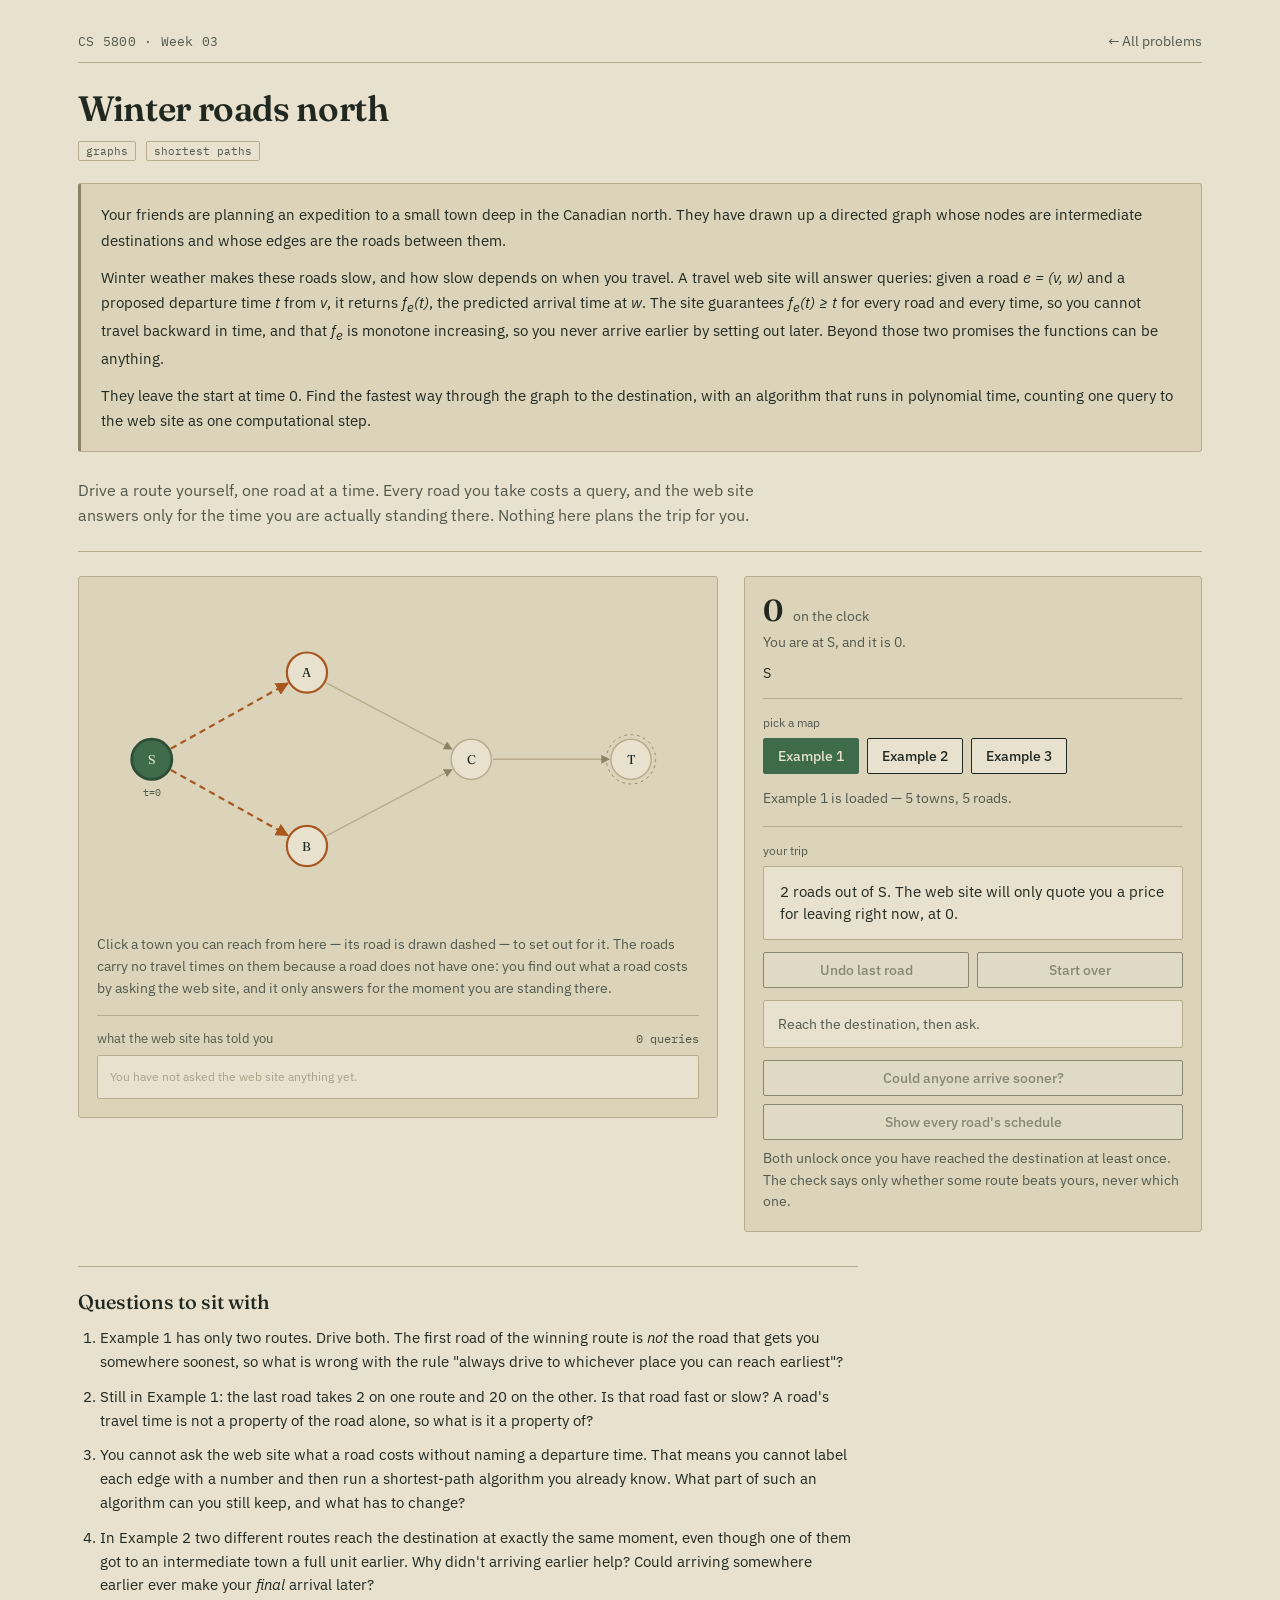
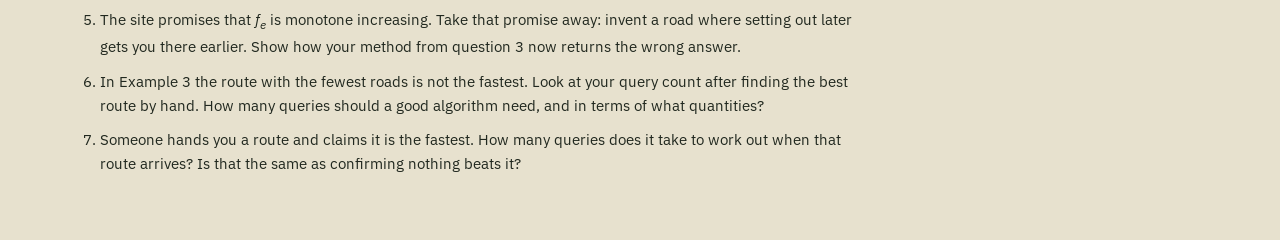
<file: problems/week-03-winter-roads.html>
<!DOCTYPE html>
<html lang="en">
<head>
<meta charset="UTF-8" />
<meta name="viewport" content="width=device-width, initial-scale=1.0" />
<title>Week 3 — Winter roads north | CS 5800</title>
<meta name="description" content="Week 3: road travel times depend on when you set out, and you can only learn them by querying a web site. Drive the route yourself and watch the clock. An interactive model for CS 5800 recitation." />
<meta name="color-scheme" content="light" />
<meta property="og:title" content="Week 3 - Winter roads north | CS 5800" />
<meta property="og:description" content="Road travel times depend on when you set out, and you only learn them by querying. Drive the route yourself and watch the clock." />
<meta property="og:type" content="website" />
<link rel="icon" href="../shared/favicon.svg" type="image/svg+xml" />
<link rel="preconnect" href="https://fonts.googleapis.com">
<link rel="preconnect" href="https://fonts.gstatic.com" crossorigin>
<link href="https://fonts.googleapis.com/css2?family=Fraunces:opsz,wght@9..144,400;9..144,500;9..144,600&family=IBM+Plex+Sans:wght@400;500;600&family=IBM+Plex+Mono:wght@400;500&display=swap" rel="stylesheet">
<link rel="stylesheet" href="../shared/site.css">
<style>

  .layout { display: grid; grid-template-columns: 1.4fr 1fr; gap: 26px; align-items: start; }
  @media (max-width: 880px) { .layout { grid-template-columns: 1fr; } }

  svg { width: 100%; height: auto; display: block; overflow: visible; }

  #map [tabindex]:focus-visible { outline: 2px solid var(--moss-deep); outline-offset: 3px; }

  .clock {
    display: flex; align-items: baseline; gap: 10px; flex-wrap: wrap; margin-bottom: 6px;
  }
  .clock-big {
    font-family: 'Fraunces', serif; font-size: 1.9rem; font-weight: 600;
    line-height: 1; color: var(--ink);
  }
  .clock-unit { font-size: 0.85rem; color: var(--ink-soft); }
  .clock-where { font-size: 0.9rem; color: var(--ink-soft); margin: 0 0 12px; }

  .route-line {
    font-family: 'IBM Plex Mono', monospace; font-size: 0.85rem;
    color: var(--ink); word-break: break-word;
  }

  /* ---- the web site's answers ---- */

  .oracle { margin-top: 16px; padding-top: 14px; border-top: 1px solid var(--line); }
  .oracle-head {
    display: flex; justify-content: space-between; align-items: baseline;
    margin-bottom: 8px; gap: 12px; flex-wrap: wrap;
  }
  .oracle-title { font-size: 0.8rem; color: var(--ink-soft); }
  .oracle-count { font-family: 'IBM Plex Mono', monospace; font-size: 0.78rem; color: var(--ink-soft); }
  .log {
    background: var(--paper); border: 1px solid var(--line); border-radius: 2px;
    padding: 10px 12px; max-height: 188px; overflow-y: auto;
    font-family: 'IBM Plex Mono', monospace; font-size: 0.78rem; line-height: 1.75;
  }
  .log div { white-space: nowrap; overflow: hidden; text-overflow: ellipsis; }
  .log .q { color: var(--ink-soft); }
  .log .a { color: var(--moss-deep); font-weight: 500; }
  .log .undone { opacity: 0.42; text-decoration: line-through; }
  .log .empty { color: var(--unknown); font-family: 'IBM Plex Sans', sans-serif; }

  /* ---- right panel ---- */

  .mode-row { display: flex; gap: 8px; margin-bottom: 14px; }
  .example-row { display: flex; gap: 8px; flex-wrap: wrap; margin-bottom: 14px; }

  .status-box {
    background: var(--paper); border: 1px solid var(--line); border-radius: 2px;
    padding: 14px 16px; font-size: 0.92rem; line-height: 1.5; margin-bottom: 12px;
  }
  .status-box.arrived { border-color: var(--moss); background: var(--moss-soft); }
  .status-box.stuck { border-color: var(--alert); background: #F4E3DE; }

  .verdict-box {
    border-radius: 2px; padding: 12px 14px; font-size: 0.9rem; line-height: 1.5;
    margin-bottom: 12px; border: 1px solid var(--line); background: var(--paper);
  }
  .verdict-box.is-best { border-color: var(--moss); background: var(--moss-soft); }
  .verdict-box.not-best { border-color: var(--rust); background: var(--rust-soft); }
  .verdict-box.quiet { color: var(--ink-soft); }

  .btn-row { display: flex; gap: 8px; margin-bottom: 12px; }
  .btn-row button { flex: 1; }

  /* ---- the gated schedule table ---- */

  #schedule { margin-top: 12px; display: none; }
  #schedule.open { display: block; }
  table.sched {
    width: 100%; border-collapse: collapse;
    font-family: 'IBM Plex Mono', monospace; font-size: 0.74rem;
  }
  table.sched th, table.sched td {
    border: 1px solid var(--line); padding: 4px 6px; text-align: center;
  }
  table.sched th { background: var(--paper-deep); color: var(--ink-soft); font-weight: 500; }
  table.sched td.road { text-align: left; background: var(--paper); }

</style>
</head>
<body>
<div class="wrap">

  <div class="sitebar">
    <span class="course-mark">CS 5800 · Week 03</span>
    <a href="../index.html">&larr; All problems</a>
  </div>

  <h1>Winter roads north</h1>
  <div class="meta-strip">
    <span class="tag">graphs</span>
    <span class="tag">shortest paths</span>
  </div>

  <div class="statement">
    <p>Your friends are planning an expedition to a small town deep in the Canadian north. They have drawn up a directed graph whose nodes are intermediate destinations and whose edges are the roads between them.</p>
    <p>Winter weather makes these roads slow, and how slow depends on when you travel. A travel web site will answer queries: given a road <em>e = (v, w)</em> and a proposed departure time <em>t</em> from <em>v</em>, it returns <em>f<sub>e</sub>(t)</em>, the predicted arrival time at <em>w</em>. The site guarantees <em>f<sub>e</sub>(t) &ge; t</em> for every road and every time, so you cannot travel backward in time, and that <em>f<sub>e</sub></em> is monotone increasing, so you never arrive earlier by setting out later. Beyond those two promises the functions can be anything.</p>
    <p>They leave the start at time 0. Find the fastest way through the graph to the destination, with an algorithm that runs in polynomial time, counting one query to the web site as one computational step.</p>
  </div>

  <p class="subtitle">Drive a route yourself, one road at a time. Every road you take costs a query, and the web site answers only for the time you are actually standing there. Nothing here plans the trip for you.</p>

  <div class="divider" style="margin:24px 0;"></div>

  <div class="layout">

    <div class="panel">
      <svg id="map" viewBox="0 0 660 360" role="group"
           aria-label="Road map. Your position is marked; roads leading out of it can be taken. Tab to a reachable destination and press Enter to drive there."></svg>

      <p class="hint" style="margin-top:10px;">Click a town you can reach from here &mdash; its road is drawn dashed &mdash; to set out for it. The roads carry no travel times on them because a road does not have one: you find out what a road costs by asking the web site, and it only answers for the moment you are standing there.</p>

      <div class="oracle">
        <div class="oracle-head">
          <span class="oracle-title">what the web site has told you</span>
          <span class="oracle-count" id="query-count">0 queries</span>
        </div>
        <div class="log" id="log" role="log" aria-live="polite"></div>
      </div>
    </div>

    <div class="panel">
      <div class="clock">
        <span class="clock-big" id="clock">0</span>
        <span class="clock-unit">on the clock</span>
      </div>
      <p class="clock-where" id="where">You are at the start.</p>
      <p class="route-line" id="route">S</p>

      <div class="divider"></div>

      <p class="section-label">pick a map</p>
      <div class="example-row" role="group" aria-label="Choose a map">
        <button id="load-example-1" aria-pressed="false">Example 1</button>
        <button id="load-example-2" aria-pressed="false">Example 2</button>
        <button id="load-example-3" aria-pressed="false">Example 3</button>
      </div>
      <p class="hint" id="set-caption"></p>

      <div class="divider"></div>

      <p class="section-label">your trip</p>
      <div id="status" class="status-box" role="status" aria-live="polite">Pick a road out of the start.</div>

      <div class="btn-row">
        <button id="undo">Undo last road</button>
        <button id="restart">Start over</button>
      </div>

      <div id="verdict" class="verdict-box quiet">Reach the destination, then ask.</div>
      <button id="check-best" style="width:100%;margin-bottom:8px;" disabled>Could anyone arrive sooner?</button>
      <button id="reveal-sched" style="width:100%;" disabled>Show every road's schedule</button>
      <p class="hint" style="margin-top:8px;">Both unlock once you have reached the destination at least once. The check says only whether some route beats yours, never which one.</p>

      <div id="schedule"></div>
    </div>

  </div>

  <div class="questions wrap-narrow" style="padding:0;">
    <div class="divider" style="margin:34px 0 22px;"></div>
    <h2>Questions to sit with</h2>
    <ol>
      <li>Example 1 has only two routes. Drive both. The first road of the winning route is <em>not</em> the road that gets you somewhere soonest, so what is wrong with the rule "always drive to whichever place you can reach earliest"?</li>
      <li>Still in Example 1: the last road takes 2 on one route and 20 on the other. Is that road fast or slow? A road's travel time is not a property of the road alone, so what is it a property of?</li>
      <li>You cannot ask the web site what a road costs without naming a departure time. That means you cannot label each edge with a number and then run a shortest-path algorithm you already know. What part of such an algorithm can you still keep, and what has to change?</li>
      <li>In Example 2 two different routes reach the destination at exactly the same moment, even though one of them got to an intermediate town a full unit earlier. Why didn't arriving earlier help? Could arriving somewhere earlier ever make your <em>final</em> arrival later?</li>
      <li>The site promises that <em>f<sub>e</sub></em> is monotone increasing. Take that promise away: invent a road where setting out later gets you there earlier. Show how your method from question 3 now returns the wrong answer.</li>
      <li>In Example 3 the route with the fewest roads is not the fastest. Look at your query count after finding the best route by hand. How many queries should a good algorithm need, and in terms of what quantities?</li>
      <li>Someone hands you a route and claims it is the fastest. How many queries does it take to work out when that route arrives? Is that the same as confirming nothing beats it?</li>
    </ol>
  </div>

</div>

<script>

const NS = 'http://www.w3.org/2000/svg';
const INF = Infinity;
const map = document.getElementById('map');
const logEl = document.getElementById('log');

/* Each road's travel time is a function of when you set out. Every kind here
   satisfies the web site's two promises: you never arrive before you left,
   and setting out later never gets you there earlier.
     fixed : the same journey all year
     steps : the weather turns at a threshold and the road gets slower
     opens : nothing crosses before a set time, so an early arrival just waits */
function arriveAt(fn, t) {
  if (fn.k === 'fixed') return t + fn.c;
  if (fn.k === 'opens') return Math.max(t, fn.at) + fn.c;
  for (const [lim, c] of fn.steps) if (t < lim) return t + c;
  return t + fn.steps[fn.steps.length - 1][1];
}

const MAPS = {
  1: {
    nodes: { S: [60, 180], A: [230, 85], B: [230, 275], C: [410, 180], T: [585, 180] },
    roads: [
      ['S', 'A', { k: 'fixed', c: 2 }],
      ['S', 'B', { k: 'fixed', c: 6 }],
      ['A', 'C', { k: 'fixed', c: 9 }],
      ['B', 'C', { k: 'fixed', c: 1 }],
      ['C', 'T', { k: 'steps', steps: [[10, 2], [INF, 20]] }]
    ]
  },
  2: {
    nodes: { S: [55, 180], A: [195, 85], B: [195, 275], C: [365, 108], D: [365, 258], T: [585, 180] },
    roads: [
      ['S', 'A', { k: 'fixed', c: 3 }],
      ['S', 'B', { k: 'fixed', c: 5 }],
      ['A', 'C', { k: 'fixed', c: 4 }],
      ['B', 'C', { k: 'fixed', c: 1 }],
      ['A', 'D', { k: 'fixed', c: 12 }],
      ['B', 'D', { k: 'fixed', c: 2 }],
      ['C', 'T', { k: 'opens', at: 15, c: 2 }],
      ['D', 'T', { k: 'fixed', c: 6 }]
    ]
  },
  3: {
    nodes: { S: [50, 180], A: [175, 85], B: [175, 282], C: [320, 85], D: [455, 138], E: [320, 282], T: [592, 188] },
    roads: [
      ['S', 'A', { k: 'fixed', c: 2 }],
      ['S', 'B', { k: 'fixed', c: 4 }],
      ['A', 'C', { k: 'steps', steps: [[4, 2], [INF, 14]] }],
      ['B', 'C', { k: 'fixed', c: 1 }],
      ['A', 'E', { k: 'fixed', c: 9 }],
      ['B', 'E', { k: 'fixed', c: 3 }],
      ['C', 'D', { k: 'fixed', c: 2 }],
      ['D', 'T', { k: 'fixed', c: 1 }],
      ['E', 'T', { k: 'steps', steps: [[8, 3], [INF, 25]] }]
    ]
  }
};

let current = null;        // the loaded map
let route = ['S'];         // towns visited, in order
let times = [0];           // arrival time at each town in route
let queries = [];          // { from, to, t, arrived, undone }
let bestArrival = null;    // earliest arrival the user has managed on this map
let reachedT = false;      // gates the check and the schedule table
let activeExample = null;
let focusKey = null;
let wantFocus = false;

function at() { return route[route.length - 1]; }
function now() { return times[times.length - 1]; }
function roadsOut(town) { return current.roads.filter(r => r[0] === town); }

/* Where you could go next: a road out of here to a town you have not already
   passed through. Revisiting could never help, since the clock only moves
   forward. */
function nextHops() {
  if (at() === 'T') return [];
  return roadsOut(at()).filter(r => !route.includes(r[1]));
}

/* ---------- map ---------- */

function renderMap() {
  const hadFocus = map.contains(document.activeElement);
  map.innerHTML = '';

  const defs = el('defs');
  [['arrow', '#8A8365'], ['arrow-on', '#3E6B4A'], ['arrow-open', '#A8571E']].forEach(([id, col]) => {
    const m = el('marker', { id, viewBox: '0 0 10 10', refX: 9, refY: 5,
      markerWidth: 6, markerHeight: 6, orient: 'auto-start-reverse' });
    m.appendChild(el('path', { d: 'M 0 0 L 10 5 L 0 10 z', fill: col }));
    defs.appendChild(m);
  });
  map.appendChild(defs);

  const taken = new Set();
  for (let i = 0; i + 1 < route.length; i++) taken.add(route[i] + '>' + route[i + 1]);
  const open = new Set(nextHops().map(r => r[0] + '>' + r[1]));

  current.roads.forEach(([u, v, fn]) => {
    const key = u + '>' + v;
    const isTaken = taken.has(key);
    const isOpen = open.has(key);
    const [x1, y1] = current.nodes[u], [x2, y2] = current.nodes[v];

    // pull the line back to the circle edges so the arrowhead is visible
    const dx = x2 - x1, dy = y2 - y1, len = Math.hypot(dx, dy) || 1;
    const r = 24;
    const ax = x1 + (dx / len) * r, ay = y1 + (dy / len) * r;
    const bx = x2 - (dx / len) * r, by = y2 - (dy / len) * r;

    const stroke = isTaken ? '#3E6B4A' : (isOpen ? '#A8571E' : '#B7AD8E');
    map.appendChild(el('line', {
      x1: ax, y1: ay, x2: bx, y2: by, stroke,
      'stroke-width': isTaken ? 3.4 : (isOpen ? 2.4 : 1.6),
      'stroke-dasharray': isOpen && !isTaken ? '7,5' : null,
      'marker-end': 'url(#' + (isTaken ? 'arrow-on' : isOpen ? 'arrow-open' : 'arrow') + ')'
    }));

    // only annotate what the web site has actually told you
    const q = lastQueryFor(u, v);
    if (q) {
      const mx = (ax + bx) / 2, my = (ay + by) / 2;
      const label = '+' + (q.arrived - q.t);
      const w = label.length * 7 + 12;
      map.appendChild(el('rect', { x: mx - w / 2, y: my - 9, width: w, height: 18, rx: 2,
        fill: '#DCD4BA', stroke, 'stroke-width': 1 }));
      map.appendChild(txt(label, mx, my + 4, {
        fill: isTaken ? '#2C4F36' : '#52584C', 'font-size': 10.5,
        'font-family': 'IBM Plex Mono, monospace' }));
    }
  });

  Object.entries(current.nodes).forEach(([id, [x, y]]) => {
    const isHere = id === at();
    const visited = route.includes(id);
    const canGo = nextHops().some(r => r[1] === id);
    const isEnd = id === 'T';

    let fill = '#E7E1CE', stroke = '#B7AD8E', sw = 1.6;
    if (visited) { fill = '#DCE7DD'; stroke = '#3E6B4A'; sw = 2; }
    if (canGo) { stroke = '#A8571E'; sw = 2.4; }
    if (isHere) { fill = '#3E6B4A'; stroke = '#2C4F36'; sw = 3; }

    const g = el('g', { transform: `translate(${x},${y})` });
    if (isEnd) g.appendChild(el('circle', { cx: 0, cy: 0, r: 27, fill: 'none',
      stroke: isHere ? '#2C4F36' : '#8A8365', 'stroke-width': 1,
      'stroke-dasharray': '3,4' }));
    g.appendChild(el('circle', { cx: 0, cy: 0, r: 22, fill, stroke, 'stroke-width': sw }));
    g.appendChild(txt(id, 0, 5, { fill: isHere ? '#E7E1CE' : '#21281F',
      'font-size': 14, 'font-family': 'Fraunces, serif' }));

    const arrivedAt = visited ? times[route.indexOf(id)] : null;
    if (arrivedAt !== null) {
      g.appendChild(txt('t=' + arrivedAt, 0, 40, { fill: '#52584C', 'font-size': 10.5,
        'font-family': 'IBM Plex Mono, monospace' }));
    }

    if (canGo) {
      g.style.cursor = 'pointer';
      g.setAttribute('tabindex', '0');
      g.setAttribute('role', 'button');
      g.dataset.focusKey = 'go:' + id;
      g.setAttribute('aria-label',
        `Drive from ${at()} to ${id}. The web site has not been asked about this road at time ${now()} yet.`);
      const go = () => { focusKey = 'go:' + id; wantFocus = true; drive(id); };
      g.addEventListener('click', go);
      g.addEventListener('keydown', ev => {
        if (ev.key === 'Enter' || ev.key === ' ') { ev.preventDefault(); go(); }
      });
    }
    map.appendChild(g);
  });

  if (hadFocus || wantFocus) restoreFocus();
  wantFocus = false;

  function el(tag, attrs) {
    const e = document.createElementNS(NS, tag);
    for (const k in (attrs || {})) if (attrs[k] !== null) e.setAttribute(k, attrs[k]);
    return e;
  }
  function txt(s, x, y, attrs) {
    const e = el('text', Object.assign({ x, y, 'text-anchor': 'middle' }, attrs));
    e.textContent = s;
    return e;
  }
}

function restoreFocus() {
  if (!focusKey) return;
  let e = map.querySelector(`[data-focus-key="${focusKey}"]`);
  // Once you drive somewhere, that town is where you stand, so it stops being
  // a button. Fall through to the first road out of here instead, so a
  // keyboard route can be driven end to end without re-finding the map.
  if (!e) e = map.querySelector('[data-focus-key^="go:"]');
  if (e) { focusKey = e.dataset.focusKey; e.focus({ preventScroll: true }); }
  else focusKey = null;
}

/* ---------- driving ---------- */

function lastQueryFor(u, v) {
  for (let i = queries.length - 1; i >= 0; i--) {
    const q = queries[i];
    if (!q.undone && q.from === u && q.to === v) return q;
  }
  return null;
}

function drive(to) {
  const road = roadsOut(at()).find(r => r[1] === to);
  if (!road) return;
  const t = now();
  const arrived = arriveAt(road[2], t);
  queries.push({ from: at(), to, t, arrived, undone: false });
  route.push(to);
  times.push(arrived);
  if (to === 'T') {
    reachedT = true;
    if (bestArrival === null || arrived < bestArrival) bestArrival = arrived;
  }
  resetVerdict();
  refresh();
}

function undo() {
  if (route.length < 2) return;
  route.pop();
  times.pop();
  for (let i = queries.length - 1; i >= 0; i--) {
    if (!queries[i].undone) { queries[i].undone = true; break; }
  }
  focusKey = null;
  resetVerdict();
  refresh();
}

function restart() {
  route = ['S'];
  times = [0];
  queries.forEach(q => q.undone = true);
  focusKey = null;
  resetVerdict();
  refresh();
}

/* ---------- the optimum, found by looking at every route ---------- */

/* Enumerated rather than computed by the intended method, so the page does
   not hold the answer in a form that can simply be read off. */
function bestPossible() {
  let best = INF;
  (function walk(town, t, seen) {
    if (town === 'T') { best = Math.min(best, t); return; }
    for (const [u, v, fn] of current.roads) {
      if (u !== town || seen.has(v)) continue;
      seen.add(v);
      walk(v, arriveAt(fn, t), seen);
      seen.delete(v);
    }
  })('S', 0, new Set(['S']));
  return best;
}

/* ---------- readouts ---------- */

function renderLog() {
  logEl.innerHTML = '';
  if (!queries.length) {
    const d = document.createElement('div');
    d.className = 'empty';
    d.textContent = 'You have not asked the web site anything yet.';
    logEl.appendChild(d);
  } else {
    queries.forEach(q => {
      const d = document.createElement('div');
      if (q.undone) d.className = 'undone';
      const qs = document.createElement('span');
      qs.className = 'q';
      qs.textContent = `f(${q.from}→${q.to}, leave ${q.t})`;
      const as = document.createElement('span');
      as.className = 'a';
      as.textContent = ` = ${q.arrived}`;
      d.append(qs, as);
      logEl.appendChild(d);
    });
    logEl.scrollTop = logEl.scrollHeight;
  }
  const live = queries.length;
  document.getElementById('query-count').textContent =
    live + (live === 1 ? ' query' : ' queries');
}

function updateReadouts() {
  document.getElementById('clock').textContent = now();
  document.getElementById('route').textContent = route.join(' → ');

  const where = document.getElementById('where');
  const box = document.getElementById('status');
  box.classList.remove('arrived', 'stuck');

  if (at() === 'T') {
    where.textContent = 'You have reached the destination.';
    box.classList.add('arrived');
    box.textContent = `You arrived at ${now()}` +
      (bestArrival !== null && now() > bestArrival
        ? `. Your best on this map is still ${bestArrival}.`
        : `, which is your best on this map so far.`);
  } else if (!nextHops().length) {
    where.textContent = `You are stuck at ${at()}.`;
    box.classList.add('stuck');
    box.textContent = `No road out of ${at()} leads anywhere new. Undo and try another way.`;
  } else {
    where.textContent = `You are at ${at()}, and it is ${now()}.`;
    const n = nextHops().length;
    box.textContent = `${n} road${n === 1 ? '' : 's'} out of ${at()}. ` +
      `The web site will only quote you a price for leaving right now, at ${now()}.`;
  }

  document.getElementById('undo').disabled = route.length < 2;
  document.getElementById('restart').disabled = route.length < 2;
  document.getElementById('check-best').disabled = !reachedT || at() !== 'T';
  document.getElementById('reveal-sched').disabled = !reachedT;
  if (!reachedT) {
    document.getElementById('schedule').classList.remove('open');
    document.getElementById('reveal-sched').classList.remove('active');
    document.getElementById('reveal-sched').textContent = "Show every road's schedule";
  }
}

function updateExampleUI() {
  for (let i = 1; i <= 3; i++) {
    const b = document.getElementById('load-example-' + i);
    const on = activeExample === i;
    b.classList.toggle('active', on);
    b.setAttribute('aria-pressed', on ? 'true' : 'false');
  }
  const towns = Object.keys(current.nodes).length;
  document.getElementById('set-caption').textContent =
    `Example ${activeExample} is loaded — ${towns} towns, ${current.roads.length} roads.`;
}

function resetVerdict() {
  const v = document.getElementById('verdict');
  v.className = 'verdict-box quiet';
  v.textContent = reachedT
    ? 'Drive a full route, then ask.'
    : 'Reach the destination, then ask.';
}

function checkBest() {
  const v = document.getElementById('verdict');
  if (at() !== 'T') { resetVerdict(); return; }
  const best = bestPossible();
  if (now() <= best) {
    v.className = 'verdict-box is-best';
    v.textContent = `No. Arriving at ${now()} is the best anyone can do on this map. ` +
      `What is it about this route that the others got wrong?`;
  } else {
    v.className = 'verdict-box not-best';
    v.textContent = `Yes. Some route arrives before ${now()}. ` +
      `Which road would you back out of first?`;
  }
}

/* The schedule table is the one real reveal on this page, so it stays locked
   until the trip has been driven at least once. It shows how each road
   behaves over time -- which is what makes the monotonicity promise visible
   -- without naming a route. */
function toggleSchedule() {
  const panel = document.getElementById('schedule');
  const btn = document.getElementById('reveal-sched');
  const open = panel.classList.toggle('open');
  btn.classList.toggle('active', open);
  btn.textContent = open ? "Hide the schedules" : "Show every road's schedule";
  if (!open) { panel.innerHTML = ''; return; }

  const stops = [0, 4, 8, 12, 16, 20];
  const table = document.createElement('table');
  table.className = 'sched';
  const thead = document.createElement('tr');
  thead.appendChild(th('road'));
  stops.forEach(t => thead.appendChild(th('leave ' + t)));
  table.appendChild(thead);

  current.roads.forEach(([u, v, fn]) => {
    const tr = document.createElement('tr');
    const road = document.createElement('td');
    road.className = 'road';
    road.textContent = u + '→' + v;
    tr.appendChild(road);
    stops.forEach(t => {
      const td = document.createElement('td');
      td.textContent = arriveAt(fn, t);
      tr.appendChild(td);
    });
    table.appendChild(tr);
  });

  const cap = document.createElement('p');
  cap.className = 'hint';
  cap.style.marginTop = '8px';
  cap.textContent = 'Each cell is the arrival time for leaving at that hour. ' +
    'Read along a row and check the two promises for yourself.';

  panel.innerHTML = '';
  panel.append(table, cap);

  function th(s) { const e = document.createElement('th'); e.textContent = s; return e; }
}

function refresh() {
  renderMap();
  renderLog();
  updateReadouts();
  updateExampleUI();
}

/* ---------- loading ---------- */

function loadMap(which) {
  activeExample = which;
  current = MAPS[which];
  route = ['S'];
  times = [0];
  queries = [];
  bestArrival = null;
  reachedT = false;
  focusKey = null;
  document.getElementById('schedule').classList.remove('open');
  document.getElementById('schedule').innerHTML = '';
  document.getElementById('reveal-sched').classList.remove('active');
  document.getElementById('reveal-sched').textContent = "Show every road's schedule";
  resetVerdict();
  refresh();
}

for (const i of [1, 2, 3]) {
  document.getElementById('load-example-' + i).addEventListener('click', () => loadMap(i));
}
document.getElementById('undo').addEventListener('click', undo);
document.getElementById('restart').addEventListener('click', restart);
document.getElementById('check-best').addEventListener('click', checkBest);
document.getElementById('reveal-sched').addEventListener('click', toggleSchedule);

loadMap(1);

</script>
</body>
</html>
</file>
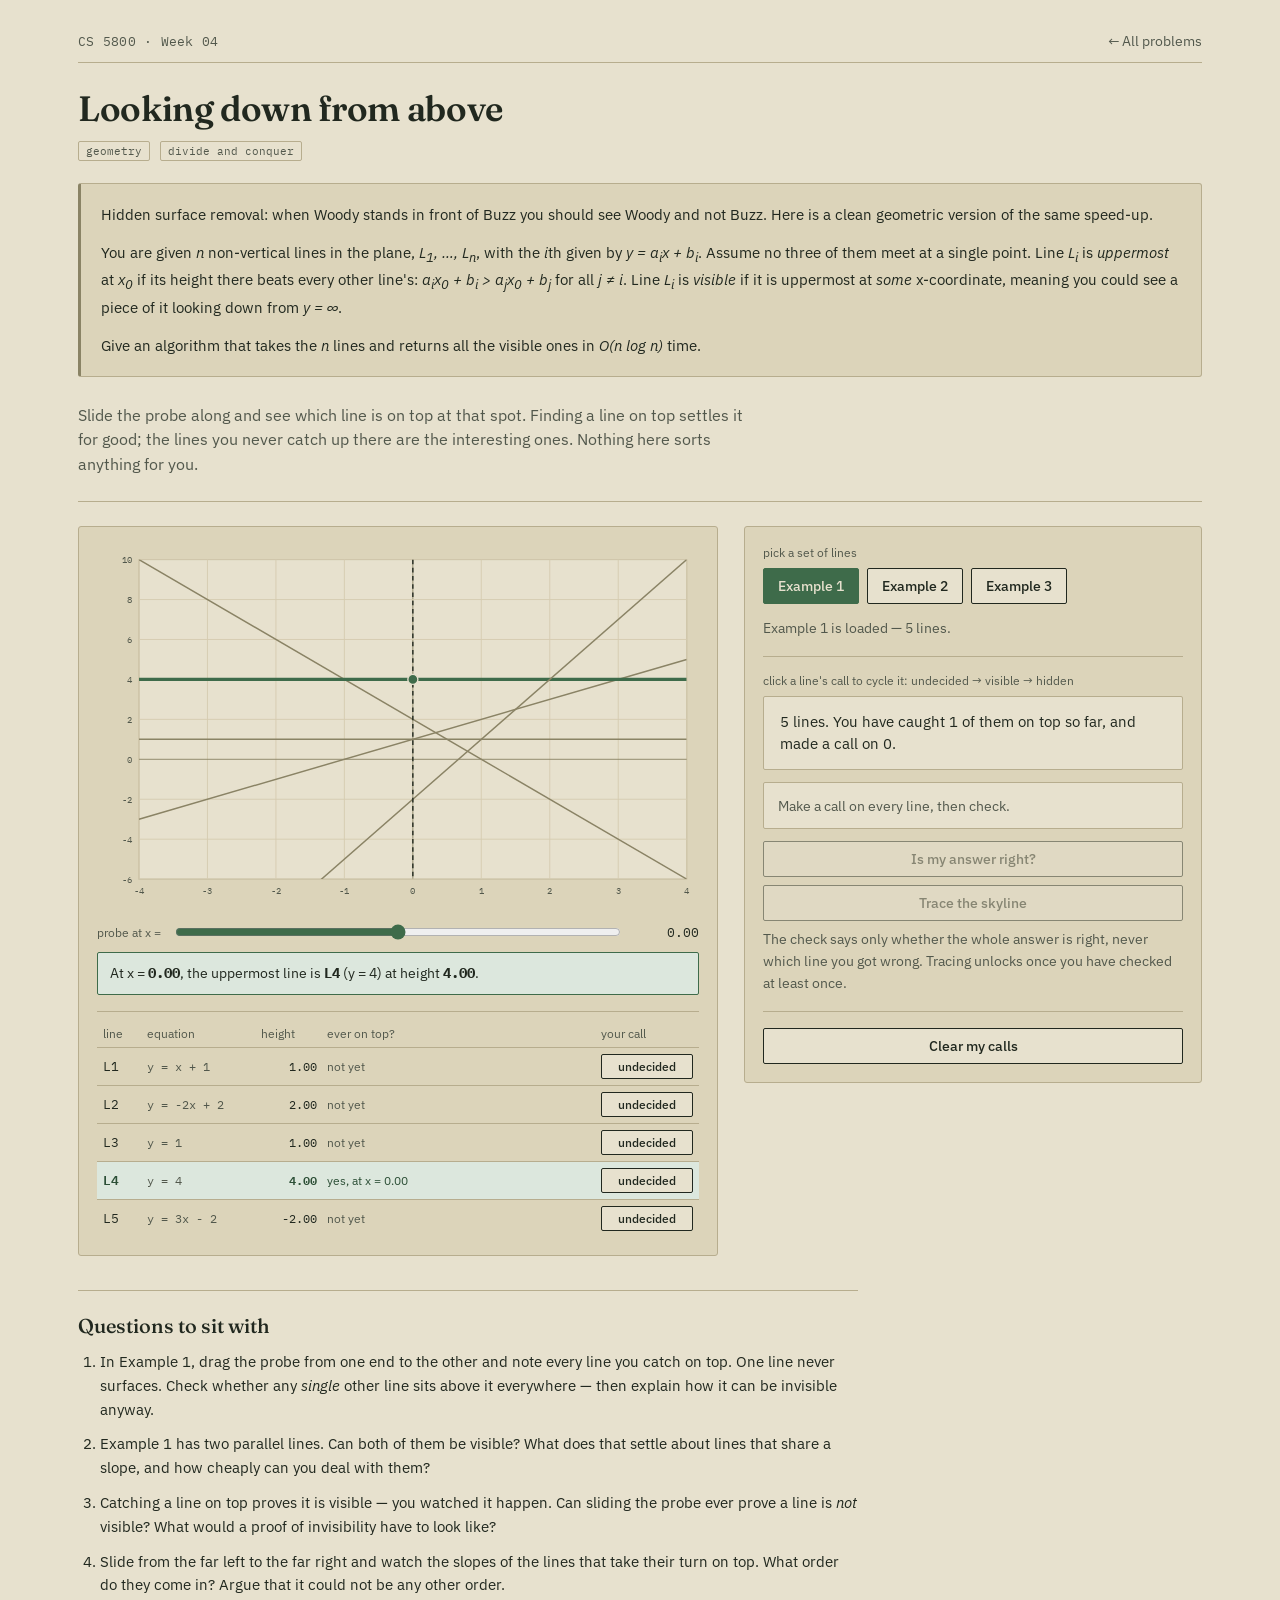
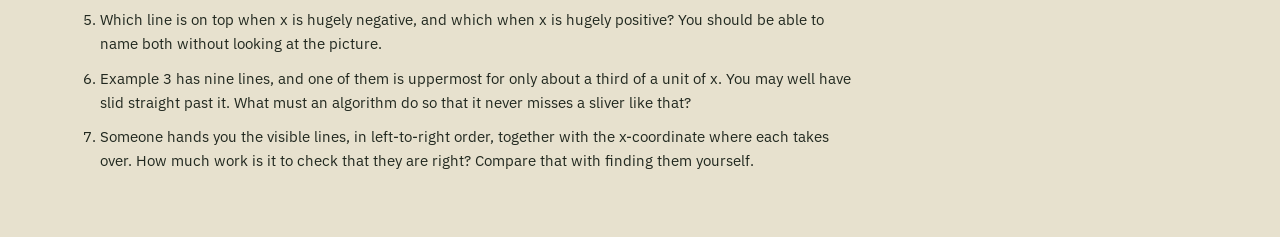
<file: problems/week-04-skyline.html>
<!DOCTYPE html>
<html lang="en">
<head>
<meta charset="UTF-8" />
<meta name="viewport" content="width=device-width, initial-scale=1.0" />
<title>Week 4 — Looking down from above | CS 5800</title>
<meta name="description" content="Week 4: n lines in the plane, and only some of them are ever on top. Slide a probe along and see which ones surface. An interactive model for CS 5800 recitation." />
<meta name="color-scheme" content="light" />
<meta property="og:title" content="Week 4 - Looking down from above | CS 5800" />
<meta property="og:description" content="n lines in the plane, and only some are ever uppermost. Slide a probe along and see which ones surface." />
<meta property="og:type" content="website" />
<link rel="icon" href="../shared/favicon.svg" type="image/svg+xml" />
<link rel="preconnect" href="https://fonts.googleapis.com">
<link rel="preconnect" href="https://fonts.gstatic.com" crossorigin>
<link href="https://fonts.googleapis.com/css2?family=Fraunces:opsz,wght@9..144,400;9..144,500;9..144,600&family=IBM+Plex+Sans:wght@400;500;600&family=IBM+Plex+Mono:wght@400;500&display=swap" rel="stylesheet">
<link rel="stylesheet" href="../shared/site.css">
<style>

  .layout { display: grid; grid-template-columns: 1.4fr 1fr; gap: 26px; align-items: start; }
  @media (max-width: 880px) { .layout { grid-template-columns: 1fr; } }

  svg { width: 100%; height: auto; display: block; }
  #plot { cursor: ew-resize; touch-action: none; }

  .probe-row { display: flex; align-items: center; gap: 12px; margin-top: 12px; }
  .probe-row input[type=range] { flex: 1; accent-color: #3E6B4A; }
  .probe-row label { font-size: 0.78rem; color: var(--ink-soft); white-space: nowrap; }
  .probe-x {
    font-family: 'IBM Plex Mono', monospace; font-size: 0.82rem;
    color: var(--ink); min-width: 64px; text-align: right;
  }

  .topline {
    margin-top: 10px; padding: 10px 12px; border-radius: 2px;
    background: var(--moss-soft); border: 1px solid var(--moss);
    font-size: 0.9rem; line-height: 1.45;
  }
  .topline strong { font-family: 'IBM Plex Mono', monospace; }

  /* ---- the roster of lines ---- */

  .lines { margin-top: 16px; padding-top: 14px; border-top: 1px solid var(--line); }
  .lines-head, .line-row {
    display: grid; grid-template-columns: 34px 104px 56px 1fr 92px;
    gap: 10px; align-items: center;
  }
  .lines-head { font-size: 0.72rem; color: var(--ink-soft); padding: 0 6px 6px; }
  .line-row {
    padding: 6px 6px; border-top: 1px solid var(--line);
    transition: background 0.15s ease;
  }
  .line-row.on-top { background: var(--moss-soft); }

  .lname { font-family: 'IBM Plex Mono', monospace; font-size: 0.8rem; }
  .leq   { font-family: 'IBM Plex Mono', monospace; font-size: 0.78rem; color: var(--ink-soft); }
  .lval  { font-family: 'IBM Plex Mono', monospace; font-size: 0.78rem; text-align: right; }
  .line-row.on-top .lval, .line-row.on-top .lname { color: var(--moss-deep); font-weight: 600; }
  .lseen { font-size: 0.76rem; color: var(--ink-soft); }
  .lseen.yes { color: var(--moss-deep); }
  .call button { width: 100%; padding: 4px 6px; font-size: 0.76rem; }
  .call button.say-vis { background: var(--moss); color: var(--paper); border-color: var(--moss); }
  .call button.say-hid { background: var(--rust); color: var(--paper); border-color: var(--rust); }

  /* ---- right panel ---- */

  .example-row { display: flex; gap: 8px; flex-wrap: wrap; margin-bottom: 14px; }

  .status-box {
    background: var(--paper); border: 1px solid var(--line); border-radius: 2px;
    padding: 14px 16px; font-size: 0.92rem; line-height: 1.5; margin-bottom: 12px;
  }
  .verdict-box {
    border-radius: 2px; padding: 12px 14px; font-size: 0.9rem; line-height: 1.5;
    margin-bottom: 12px; border: 1px solid var(--line); background: var(--paper);
  }
  .verdict-box.is-right { border-color: var(--moss); background: var(--moss-soft); }
  .verdict-box.not-right { border-color: var(--rust); background: var(--rust-soft); }
  .verdict-box.quiet { color: var(--ink-soft); }

</style>
</head>
<body>
<div class="wrap">

  <div class="sitebar">
    <span class="course-mark">CS 5800 · Week 04</span>
    <a href="../index.html">&larr; All problems</a>
  </div>

  <h1>Looking down from above</h1>
  <div class="meta-strip">
    <span class="tag">geometry</span>
    <span class="tag">divide and conquer</span>
  </div>

  <div class="statement">
    <p>Hidden surface removal: when Woody stands in front of Buzz you should see Woody and not Buzz. Here is a clean geometric version of the same speed-up.</p>
    <p>You are given <em>n</em> non-vertical lines in the plane, <em>L<sub>1</sub>, &hellip;, L<sub>n</sub></em>, with the <em>i</em>th given by <em>y = a<sub>i</sub>x + b<sub>i</sub></em>. Assume no three of them meet at a single point. Line <em>L<sub>i</sub></em> is <em>uppermost</em> at <em>x<sub>0</sub></em> if its height there beats every other line's: <em>a<sub>i</sub>x<sub>0</sub> + b<sub>i</sub> &gt; a<sub>j</sub>x<sub>0</sub> + b<sub>j</sub></em> for all <em>j &ne; i</em>. Line <em>L<sub>i</sub></em> is <em>visible</em> if it is uppermost at <em>some</em> x-coordinate, meaning you could see a piece of it looking down from <em>y = &infin;</em>.</p>
    <p>Give an algorithm that takes the <em>n</em> lines and returns all the visible ones in <em>O(n log n)</em> time.</p>
  </div>

  <p class="subtitle">Slide the probe along and see which line is on top at that spot. Finding a line on top settles it for good; the lines you never catch up there are the interesting ones. Nothing here sorts anything for you.</p>

  <div class="divider" style="margin:24px 0;"></div>

  <div class="layout">

    <div class="panel">
      <svg id="plot" viewBox="0 0 660 400" role="img" aria-label="Plot of the lines"></svg>

      <div class="probe-row">
        <label for="probe">probe at x =</label>
        <input id="probe" type="range" min="-4" max="4" step="0.01" value="0"
               aria-label="Probe position along the x axis" />
        <span class="probe-x" id="probe-x">0.00</span>
      </div>

      <div class="topline" id="topline" role="status" aria-live="polite"></div>

      <div class="lines">
        <div class="lines-head">
          <span>line</span><span>equation</span><span>height</span>
          <span>ever on top?</span><span>your call</span>
        </div>
        <div id="roster"></div>
      </div>
    </div>

    <div class="panel">
      <p class="section-label">pick a set of lines</p>
      <div class="example-row" role="group" aria-label="Choose a set of lines">
        <button id="load-example-1" aria-pressed="false">Example 1</button>
        <button id="load-example-2" aria-pressed="false">Example 2</button>
        <button id="load-example-3" aria-pressed="false">Example 3</button>
      </div>
      <p class="hint" id="set-caption"></p>

      <div class="divider"></div>

      <p class="section-label">click a line's call to cycle it: undecided &rarr; visible &rarr; hidden</p>
      <div id="status" class="status-box" role="status" aria-live="polite"></div>

      <div id="verdict" class="verdict-box quiet">Make a call on every line, then check.</div>
      <button id="check" style="width:100%;margin-bottom:8px;" disabled>Is my answer right?</button>
      <button id="reveal" style="width:100%;" disabled>Trace the skyline</button>
      <p class="hint" style="margin-top:8px;">The check says only whether the whole answer is right, never which line you got wrong. Tracing unlocks once you have checked at least once.</p>

      <div class="divider"></div>
      <button id="clear-calls" style="width:100%;">Clear my calls</button>
    </div>

  </div>

  <div class="questions wrap-narrow" style="padding:0;">
    <div class="divider" style="margin:34px 0 22px;"></div>
    <h2>Questions to sit with</h2>
    <ol>
      <li>In Example 1, drag the probe from one end to the other and note every line you catch on top. One line never surfaces. Check whether any <em>single</em> other line sits above it everywhere &mdash; then explain how it can be invisible anyway.</li>
      <li>Example 1 has two parallel lines. Can both of them be visible? What does that settle about lines that share a slope, and how cheaply can you deal with them?</li>
      <li>Catching a line on top proves it is visible &mdash; you watched it happen. Can sliding the probe ever prove a line is <em>not</em> visible? What would a proof of invisibility have to look like?</li>
      <li>Slide from the far left to the far right and watch the slopes of the lines that take their turn on top. What order do they come in? Argue that it could not be any other order.</li>
      <li>Which line is on top when x is hugely negative, and which when x is hugely positive? You should be able to name both without looking at the picture.</li>
      <li>Example 3 has nine lines, and one of them is uppermost for only about a third of a unit of x. You may well have slid straight past it. What must an algorithm do so that it never misses a sliver like that?</li>
      <li>Someone hands you the visible lines, in left-to-right order, together with the x-coordinate where each takes over. How much work is it to check that they are right? Compare that with finding them yourself.</li>
    </ol>
  </div>

</div>

<script>

const NS = 'http://www.w3.org/2000/svg';
const plot = document.getElementById('plot');
const rosterEl = document.getElementById('roster');
const probeEl = document.getElementById('probe');

/* Each set is a list of [name, slope, intercept] plus the window to draw.
   No three lines in any set meet at a point, as the problem assumes. */
const SETS = {
  1: { view: [-4, 4, -6, 10], lines: [
        ['L1', 1, 1], ['L2', -2, 2], ['L3', 0, 1], ['L4', 0, 4], ['L5', 3, -2] ] },
  2: { view: [-5, 5, -8, 12], lines: [
        ['L1', 0, 1], ['L2', -1, 3], ['L3', 1, 0], ['L4', -3, -1],
        ['L5', 2, 1], ['L6', -1, 0], ['L7', 1, 3] ] },
  3: { view: [-4, 5, -10, 16], lines: [
        ['L1', 0, 4], ['L2', -2, -1], ['L3', 5, -7], ['L4', 0, -1],
        ['L5', 2, 0], ['L6', -1, 2], ['L7', -4, -2], ['L8', 3, -6],
        ['L9', 1, -3] ] }
};

let lines = [];          // { name, a, b, call, seenAt }
let view = [-4, 4, -6, 10];
let probe = 0;
let activeExample = null;
let hasChecked = false;
let tracing = false;
let dragging = false;

function yAt(L, x) { return L.a * x + L.b; }

function topIndexAt(x) {
  let best = 0;
  for (let i = 1; i < lines.length; i++) if (yAt(lines[i], x) > yAt(lines[best], x)) best = i;
  return best;
}

/* Whether a line is ever uppermost, worked out from the definition directly:
   L_i needs some x with (a_i - a_j) x > b_j - b_i for every j, which is just
   an intersection of half-lines. Non-empty interior means visible. This is
   O(n^2) and involves no sorting and no stack, so the page never contains
   the method the students are being asked to find. */
function visibleRange(i) {
  const Li = lines[i];
  let lo = -Infinity, hi = Infinity;
  for (let j = 0; j < lines.length; j++) {
    if (j === i) continue;
    const Lj = lines[j];
    const da = Li.a - Lj.a, db = Lj.b - Li.b;
    if (da === 0) { if (db > 0) return null; }
    else if (da > 0) lo = Math.max(lo, db / da);
    else hi = Math.min(hi, db / da);
  }
  return lo < hi ? [lo, hi] : null;
}

function trulyVisible(i) { return visibleRange(i) !== null; }

/* ---------- plot ---------- */

function el(tag, attrs) {
  const e = document.createElementNS(NS, tag);
  for (const k in (attrs || {})) if (attrs[k] !== null && attrs[k] !== undefined) e.setAttribute(k, attrs[k]);
  return e;
}

const L = 46, R = 646, TOP = 16, BOT = 366;
const sx = x => L + (x - view[0]) / (view[1] - view[0]) * (R - L);
const sy = y => BOT - (y - view[2]) / (view[3] - view[2]) * (BOT - TOP);

function renderPlot() {
  plot.innerHTML = '';

  const defs = el('defs');
  const cp = el('clipPath', { id: 'frame' });
  cp.appendChild(el('rect', { x: L, y: TOP, width: R - L, height: BOT - TOP }));
  defs.appendChild(cp);
  plot.appendChild(defs);

  plot.appendChild(el('rect', { x: L, y: TOP, width: R - L, height: BOT - TOP,
    fill: '#E7E1CE', stroke: '#B7AD8E', 'stroke-width': 1 }));

  // axes and ticks
  const step = niceStep(view[1] - view[0]);
  for (let x = Math.ceil(view[0] / step) * step; x <= view[1]; x += step) {
    const on = Math.abs(x) < 1e-9;
    plot.appendChild(el('line', { x1: sx(x), y1: TOP, x2: sx(x), y2: BOT,
      stroke: on ? '#8A8365' : '#D6CCB0', 'stroke-width': 1 }));
    plot.appendChild(text(fmt(x), sx(x), BOT + 16, { 'font-size': 10, fill: '#52584C' }));
  }
  const ystep = niceStep(view[3] - view[2]);
  for (let y = Math.ceil(view[2] / ystep) * ystep; y <= view[3]; y += ystep) {
    const on = Math.abs(y) < 1e-9;
    plot.appendChild(el('line', { x1: L, y1: sy(y), x2: R, y2: sy(y),
      stroke: on ? '#8A8365' : '#D6CCB0', 'stroke-width': 1 }));
    plot.appendChild(text(fmt(y), L - 8, sy(y) + 4, { 'font-size': 10, fill: '#52584C',
      'text-anchor': 'end' }));
  }

  const g = el('g', { 'clip-path': 'url(#frame)' });
  const top = topIndexAt(probe);

  lines.forEach((Ln, i) => {
    const isTop = i === top;
    let stroke = '#8A8365', w = 1.6, op = 1;
    if (Ln.call === 'hidden') { stroke = '#C2BAA0'; w = 1.2; }
    if (Ln.call === 'visible') { stroke = '#52584C'; w = 2; }
    if (isTop) { stroke = '#3E6B4A'; w = 3.4; op = 1; }
    g.appendChild(el('line', {
      x1: sx(view[0]), y1: sy(yAt(Ln, view[0])),
      x2: sx(view[1]), y2: sy(yAt(Ln, view[1])),
      stroke, 'stroke-width': w, 'stroke-opacity': op
    }));
  });

  // the skyline, once it has been unlocked and switched on
  if (tracing) {
    lines.forEach((Ln, i) => {
      const r = visibleRange(i);
      if (!r) return;
      const a = Math.max(r[0], view[0]), b = Math.min(r[1], view[1]);
      if (!(a < b)) return;
      g.appendChild(el('line', {
        x1: sx(a), y1: sy(yAt(Ln, a)), x2: sx(b), y2: sy(yAt(Ln, b)),
        stroke: '#A8571E', 'stroke-width': 5, 'stroke-opacity': 0.75,
        'stroke-linecap': 'round'
      }));
      if (r[0] > view[0]) g.appendChild(el('circle', { cx: sx(r[0]), cy: sy(yAt(Ln, r[0])),
        r: 3.5, fill: '#7E3F13' }));
    });
  }

  // the probe
  g.appendChild(el('line', { x1: sx(probe), y1: TOP, x2: sx(probe), y2: BOT,
    stroke: '#21281F', 'stroke-width': 1.5, 'stroke-dasharray': '5,4' }));
  const ty = yAt(lines[top], probe);
  if (ty >= view[2] && ty <= view[3]) {
    g.appendChild(el('circle', { cx: sx(probe), cy: sy(ty), r: 5.5,
      fill: '#3E6B4A', stroke: '#E7E1CE', 'stroke-width': 1.5 }));
  }
  plot.appendChild(g);

  plot.setAttribute('aria-label',
    `Plot of ${lines.length} lines. The probe is at x = ${probe.toFixed(2)}, ` +
    `where ${lines[top].name} is uppermost at height ${yAt(lines[top], probe).toFixed(2)}.`);

  function text(s, x, y, attrs) {
    const e = el('text', Object.assign({ x, y, 'text-anchor': 'middle',
      'font-family': 'IBM Plex Mono, monospace' }, attrs));
    e.textContent = s;
    return e;
  }
}

function niceStep(span) {
  for (const c of [1, 2, 5, 10, 20, 50]) if (span / c <= 11) return c;
  return 100;
}
function fmt(v) { return Math.abs(v) < 1e-9 ? '0' : String(Math.round(v * 100) / 100); }

function eqOf(Ln) {
  const a = Ln.a === 1 ? 'x' : Ln.a === -1 ? '-x' : Ln.a === 0 ? '' : Ln.a + 'x';
  if (!a) return 'y = ' + Ln.b;
  if (Ln.b === 0) return 'y = ' + a;
  return 'y = ' + a + (Ln.b > 0 ? ' + ' + Ln.b : ' - ' + Math.abs(Ln.b));
}

/* ---------- roster ---------- */

function renderRoster() {
  const keep = document.activeElement && document.activeElement.dataset
    ? document.activeElement.dataset.callFor : null;
  rosterEl.innerHTML = '';
  const top = topIndexAt(probe);

  lines.forEach((Ln, i) => {
    const row = document.createElement('div');
    row.className = 'line-row' + (i === top ? ' on-top' : '');

    const nm = document.createElement('span');
    nm.className = 'lname'; nm.textContent = Ln.name;

    const eq = document.createElement('span');
    eq.className = 'leq'; eq.textContent = eqOf(Ln);

    const val = document.createElement('span');
    val.className = 'lval'; val.textContent = yAt(Ln, probe).toFixed(2);

    const seen = document.createElement('span');
    seen.className = 'lseen' + (Ln.seenAt !== null ? ' yes' : '');
    seen.textContent = Ln.seenAt !== null
      ? 'yes, at x = ' + Ln.seenAt.toFixed(2)
      : 'not yet';

    const call = document.createElement('span');
    call.className = 'call';
    const b = document.createElement('button');
    b.textContent = Ln.call === null ? 'undecided' : Ln.call;
    b.className = Ln.call === 'visible' ? 'say-vis' : Ln.call === 'hidden' ? 'say-hid' : '';
    b.dataset.callFor = Ln.name;
    b.setAttribute('aria-label',
      `${Ln.name}, ${eqOf(Ln)}. Your call is ${Ln.call || 'undecided'}. Activate to change it.`);
    b.addEventListener('click', () => {
      Ln.call = Ln.call === null ? 'visible' : Ln.call === 'visible' ? 'hidden' : null;
      resetVerdict();
      refresh();
      const again = rosterEl.querySelector(`[data-call-for="${Ln.name}"]`);
      if (again) again.focus({ preventScroll: true });
    });
    call.appendChild(b);

    row.append(nm, eq, val, seen, call);
    rosterEl.appendChild(row);
  });

  if (keep) {
    const b = rosterEl.querySelector(`[data-call-for="${keep}"]`);
    if (b) b.focus({ preventScroll: true });
  }
}

/* ---------- readouts ---------- */

function updateReadouts() {
  const top = topIndexAt(probe);
  document.getElementById('probe-x').textContent = probe.toFixed(2);
  document.getElementById('topline').innerHTML =
    `At x = <strong>${probe.toFixed(2)}</strong>, the uppermost line is ` +
    `<strong>${lines[top].name}</strong> (${eqOf(lines[top])}) at height ` +
    `<strong>${yAt(lines[top], probe).toFixed(2)}</strong>.`;

  const seen = lines.filter(l => l.seenAt !== null).length;
  const called = lines.filter(l => l.call !== null).length;
  document.getElementById('status').textContent =
    `${lines.length} lines. You have caught ${seen} of them on top so far, ` +
    `and made a call on ${called}.`;

  document.getElementById('check').disabled = called !== lines.length;
  document.getElementById('reveal').disabled = !hasChecked;
  document.getElementById('reveal').classList.toggle('active', tracing);
  document.getElementById('reveal').textContent = tracing ? 'Hide the skyline' : 'Trace the skyline';
}

function updateExampleUI() {
  for (let i = 1; i <= 3; i++) {
    const b = document.getElementById('load-example-' + i);
    const on = activeExample === i;
    b.classList.toggle('active', on);
    b.setAttribute('aria-pressed', on ? 'true' : 'false');
  }
  document.getElementById('set-caption').textContent =
    `Example ${activeExample} is loaded — ${lines.length} lines.`;
}

function resetVerdict() {
  const v = document.getElementById('verdict');
  v.className = 'verdict-box quiet';
  v.textContent = 'Make a call on every line, then check.';
}

function check() {
  const v = document.getElementById('verdict');
  const allRight = lines.every((Ln, i) => (Ln.call === 'visible') === trulyVisible(i));
  hasChecked = true;
  if (allRight) {
    v.className = 'verdict-box is-right';
    v.textContent = 'Right, every one of them. Now say why the hidden ones are hidden ' +
      'without pointing at the picture.';
  } else {
    v.className = 'verdict-box not-right';
    v.textContent = 'Not quite. At least one call is wrong, and catching a line on top ' +
      'is the only thing that settles it for certain.';
  }
  refresh();
}

function refresh() {
  renderPlot();
  renderRoster();
  updateReadouts();
  updateExampleUI();
}

/* ---------- probe ---------- */

function setProbe(x) {
  probe = Math.min(view[1], Math.max(view[0], x));
  const top = topIndexAt(probe);
  // catching a line on top is a certificate of visibility, so keep the first one
  if (lines[top].seenAt === null) lines[top].seenAt = probe;
  refresh();
}

probeEl.addEventListener('input', () => setProbe(Number(probeEl.value)));

function probeFromEvent(ev) {
  const r = plot.getBoundingClientRect();
  const frac = (ev.clientX - r.left) / r.width;          // viewBox is 660 wide
  const vx = frac * 660;
  const x = view[0] + (vx - L) / (R - L) * (view[1] - view[0]);
  probeEl.value = String(Math.min(view[1], Math.max(view[0], x)));
  setProbe(Number(probeEl.value));
}

plot.addEventListener('pointerdown', ev => {
  dragging = true;
  plot.setPointerCapture(ev.pointerId);
  probeFromEvent(ev);
});
plot.addEventListener('pointermove', ev => { if (dragging) probeFromEvent(ev); });
plot.addEventListener('pointerup', ev => {
  dragging = false;
  if (plot.hasPointerCapture(ev.pointerId)) plot.releasePointerCapture(ev.pointerId);
});

/* ---------- loading ---------- */

function loadSet(which) {
  activeExample = which;
  const s = SETS[which];
  view = s.view.slice();
  lines = s.lines.map(([name, a, b]) => ({ name, a, b, call: null, seenAt: null }));
  hasChecked = false;
  tracing = false;
  probeEl.min = String(view[0]);
  probeEl.max = String(view[1]);
  probeEl.value = '0';
  probe = 0;
  resetVerdict();
  setProbe(0);
}

for (const i of [1, 2, 3]) {
  document.getElementById('load-example-' + i).addEventListener('click', () => loadSet(i));
}
document.getElementById('check').addEventListener('click', check);
document.getElementById('reveal').addEventListener('click', () => {
  if (!hasChecked) return;
  tracing = !tracing;
  refresh();
});
document.getElementById('clear-calls').addEventListener('click', () => {
  lines.forEach(l => l.call = null);
  resetVerdict();
  refresh();
});

loadSet(1);

</script>
</body>
</html>
</file>
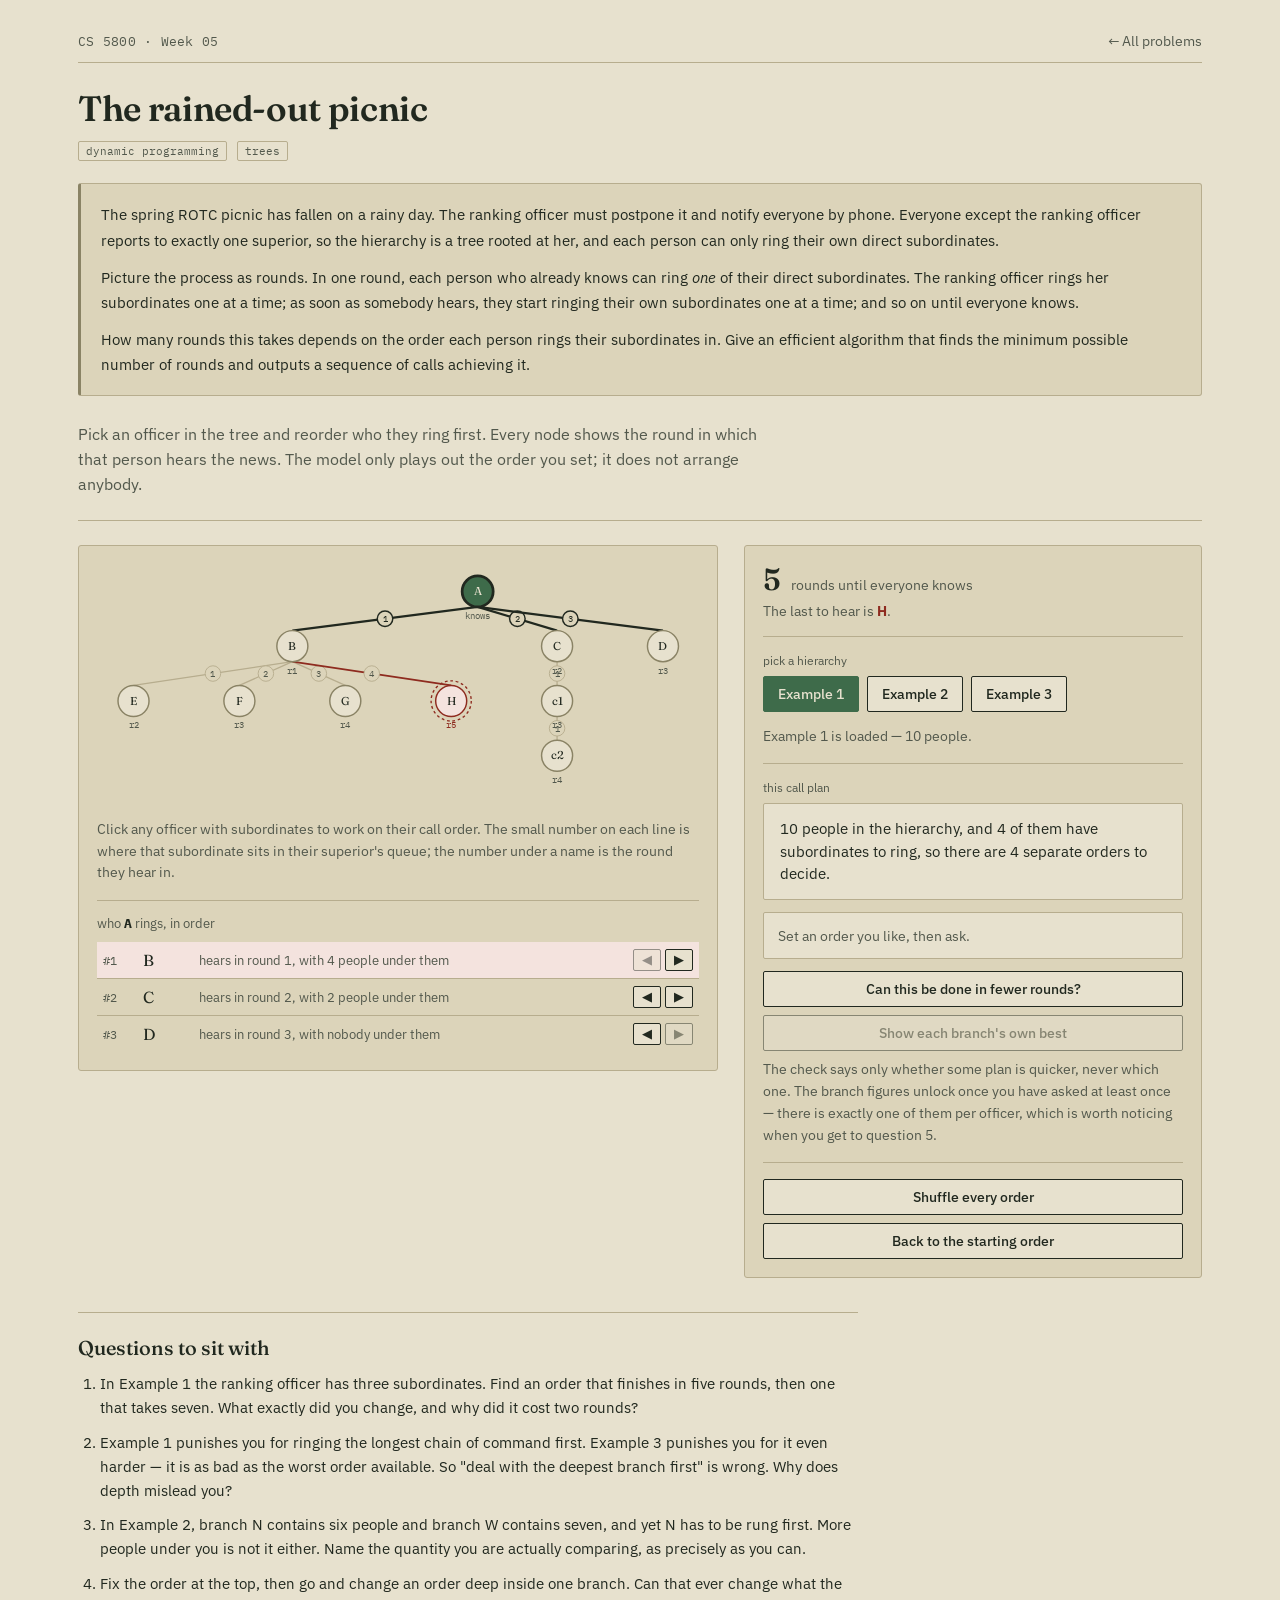
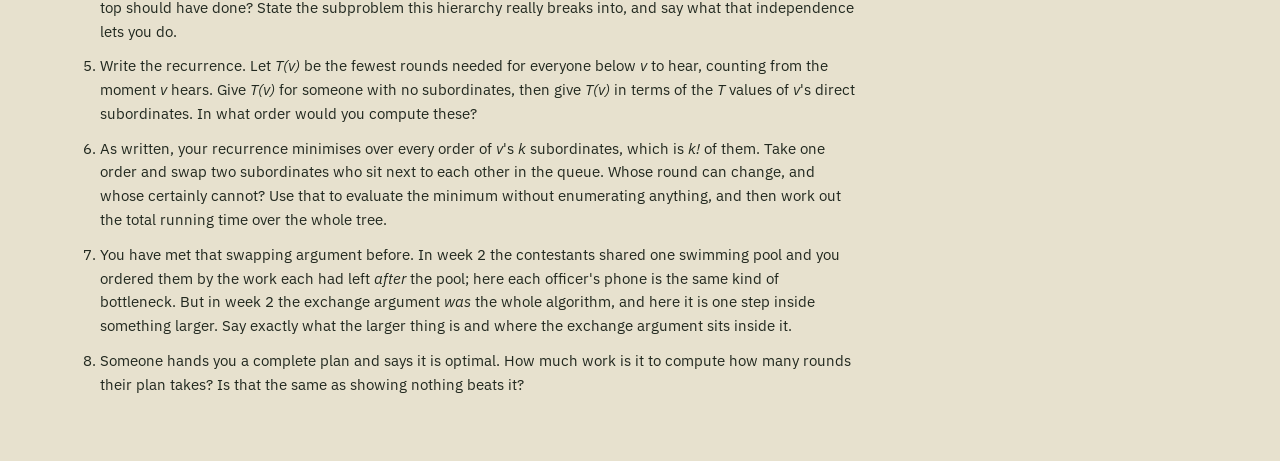
<file: problems/week-05-phone-tree.html>
<!DOCTYPE html>
<html lang="en">
<head>
<meta charset="UTF-8" />
<meta name="viewport" content="width=device-width, initial-scale=1.0" />
<title>Week 5 — The rained-out picnic | CS 5800</title>
<meta name="description" content="Week 5: one phone each, a chain of command, and a picnic to cancel. Choose who calls whom first and watch the rounds add up. An interactive model for CS 5800 recitation." />
<meta name="color-scheme" content="light" />
<meta property="og:title" content="Week 5 - The rained-out picnic | CS 5800" />
<meta property="og:description" content="One phone each, a chain of command, a picnic to cancel. Choose who calls whom first and watch the rounds add up." />
<meta property="og:type" content="website" />
<link rel="icon" href="../shared/favicon.svg" type="image/svg+xml" />
<link rel="preconnect" href="https://fonts.googleapis.com">
<link rel="preconnect" href="https://fonts.gstatic.com" crossorigin>
<link href="https://fonts.googleapis.com/css2?family=Fraunces:opsz,wght@9..144,400;9..144,500;9..144,600&family=IBM+Plex+Sans:wght@400;500;600&family=IBM+Plex+Mono:wght@400;500&display=swap" rel="stylesheet">
<link rel="stylesheet" href="../shared/site.css">
<style>

  .layout { display: grid; grid-template-columns: 1.4fr 1fr; gap: 26px; align-items: start; }
  @media (max-width: 880px) { .layout { grid-template-columns: 1fr; } }

  svg { width: 100%; height: auto; display: block; overflow: visible; }
  #tree [tabindex]:focus-visible { outline: 2px solid var(--moss-deep); outline-offset: 3px; }

  .clock { display: flex; align-items: baseline; gap: 10px; flex-wrap: wrap; margin-bottom: 6px; }
  .clock-big {
    font-family: 'Fraunces', serif; font-size: 1.9rem; font-weight: 600;
    line-height: 1; color: var(--ink);
  }
  .clock-unit { font-size: 0.85rem; color: var(--ink-soft); }
  .clock-note { font-size: 0.9rem; color: var(--ink-soft); margin: 0 0 12px; }
  .clock-note strong { color: var(--alert); }

  /* ---- the call order for the selected officer ---- */

  .order { margin-top: 16px; padding-top: 14px; border-top: 1px solid var(--line); }
  .order-head {
    display: flex; justify-content: space-between; align-items: baseline;
    gap: 12px; flex-wrap: wrap; margin-bottom: 10px;
  }
  .order-title { font-size: 0.8rem; color: var(--ink-soft); }
  .order-title strong { font-family: 'IBM Plex Mono', monospace; color: var(--ink); }

  .call-row {
    display: grid; grid-template-columns: 30px 46px 1fr 78px;
    gap: 10px; align-items: center;
    padding: 7px 6px; border-top: 1px solid var(--line);
  }
  .call-row:first-child { border-top: none; }
  .call-row.is-late { background: #F4E3DE; }
  .cpos  { font-family: 'IBM Plex Mono', monospace; font-size: 0.78rem; color: var(--ink-soft); }
  .cwho  { font-family: 'Fraunces', serif; font-size: 1rem; }
  .cwhat { font-size: 0.8rem; color: var(--ink-soft); }
  .cmove { display: flex; gap: 4px; justify-content: flex-end; }
  .cmove button { padding: 3px 8px; font-size: 0.8rem; line-height: 1.1; }

  .order-empty { padding: 14px 6px; font-size: 0.86rem; color: var(--ink-soft); }

  /* ---- right panel ---- */

  .example-row { display: flex; gap: 8px; flex-wrap: wrap; margin-bottom: 14px; }

  .status-box {
    background: var(--paper); border: 1px solid var(--line); border-radius: 2px;
    padding: 14px 16px; font-size: 0.92rem; line-height: 1.5; margin-bottom: 12px;
  }
  .verdict-box {
    border-radius: 2px; padding: 12px 14px; font-size: 0.9rem; line-height: 1.5;
    margin-bottom: 12px; border: 1px solid var(--line); background: var(--paper);
  }
  .verdict-box.is-best { border-color: var(--moss); background: var(--moss-soft); }
  .verdict-box.not-best { border-color: var(--rust); background: var(--rust-soft); }
  .verdict-box.quiet { color: var(--ink-soft); }

</style>
</head>
<body>
<div class="wrap">

  <div class="sitebar">
    <span class="course-mark">CS 5800 · Week 05</span>
    <a href="../index.html">&larr; All problems</a>
  </div>

  <h1>The rained-out picnic</h1>
  <div class="meta-strip">
    <span class="tag">dynamic programming</span>
    <span class="tag">trees</span>
  </div>

  <div class="statement">
    <p>The spring ROTC picnic has fallen on a rainy day. The ranking officer must postpone it and notify everyone by phone. Everyone except the ranking officer reports to exactly one superior, so the hierarchy is a tree rooted at her, and each person can only ring their own direct subordinates.</p>
    <p>Picture the process as rounds. In one round, each person who already knows can ring <em>one</em> of their direct subordinates. The ranking officer rings her subordinates one at a time; as soon as somebody hears, they start ringing their own subordinates one at a time; and so on until everyone knows.</p>
    <p>How many rounds this takes depends on the order each person rings their subordinates in. Give an efficient algorithm that finds the minimum possible number of rounds and outputs a sequence of calls achieving it.</p>
  </div>

  <p class="subtitle">Pick an officer in the tree and reorder who they ring first. Every node shows the round in which that person hears the news. The model only plays out the order you set; it does not arrange anybody.</p>

  <div class="divider" style="margin:24px 0;"></div>

  <div class="layout">

    <div class="panel">
      <svg id="tree" viewBox="0 0 660 400" role="group"
           aria-label="The reporting hierarchy. Each node shows the round in which that person hears. Tab to an officer and press Enter to work on the order they ring their subordinates in."></svg>

      <p class="hint" style="margin-top:10px;">Click any officer with subordinates to work on their call order. The small number on each line is where that subordinate sits in their superior's queue; the number under a name is the round they hear in.</p>

      <div class="order">
        <div class="order-head">
          <span class="order-title">who <strong id="sel-name">A</strong> rings, in order</span>
        </div>
        <div id="order-list"></div>
      </div>
    </div>

    <div class="panel">
      <div class="clock">
        <span class="clock-big" id="rounds">0</span>
        <span class="clock-unit">rounds until everyone knows</span>
      </div>
      <p class="clock-note" id="last-note"></p>

      <div class="divider"></div>

      <p class="section-label">pick a hierarchy</p>
      <div class="example-row" role="group" aria-label="Choose a hierarchy">
        <button id="load-example-1" aria-pressed="false">Example 1</button>
        <button id="load-example-2" aria-pressed="false">Example 2</button>
        <button id="load-example-3" aria-pressed="false">Example 3</button>
      </div>
      <p class="hint" id="set-caption"></p>

      <div class="divider"></div>

      <p class="section-label">this call plan</p>
      <div id="status" class="status-box" role="status" aria-live="polite"></div>

      <div id="verdict" class="verdict-box quiet">Set an order you like, then ask.</div>
      <button id="check" style="width:100%;margin-bottom:8px;">Can this be done in fewer rounds?</button>
      <button id="reveal" style="width:100%;" disabled>Show each branch's own best</button>
      <p class="hint" style="margin-top:8px;">The check says only whether some plan is quicker, never which one. The branch figures unlock once you have asked at least once &mdash; there is exactly one of them per officer, which is worth noticing when you get to question 5.</p>

      <div class="divider"></div>
      <button id="shuffle" style="width:100%;margin-bottom:8px;">Shuffle every order</button>
      <button id="reset" style="width:100%;">Back to the starting order</button>
    </div>

  </div>

  <div class="questions wrap-narrow" style="padding:0;">
    <div class="divider" style="margin:34px 0 22px;"></div>
    <h2>Questions to sit with</h2>
    <ol>
      <li>In Example 1 the ranking officer has three subordinates. Find an order that finishes in five rounds, then one that takes seven. What exactly did you change, and why did it cost two rounds?</li>
      <li>Example 1 punishes you for ringing the longest chain of command first. Example 3 punishes you for it even harder &mdash; it is as bad as the worst order available. So "deal with the deepest branch first" is wrong. Why does depth mislead you?</li>
      <li>In Example 2, branch N contains six people and branch W contains seven, and yet N has to be rung first. More people under you is not it either. Name the quantity you are actually comparing, as precisely as you can.</li>
      <li>Fix the order at the top, then go and change an order deep inside one branch. Can that ever change what the top should have done? State the subproblem this hierarchy really breaks into, and say what that independence lets you do.</li>
      <li>Write the recurrence. Let <em>T(v)</em> be the fewest rounds needed for everyone below <em>v</em> to hear, counting from the moment <em>v</em> hears. Give <em>T(v)</em> for someone with no subordinates, then give <em>T(v)</em> in terms of the <em>T</em> values of <em>v</em>'s direct subordinates. In what order would you compute these?</li>
      <li>As written, your recurrence minimises over every order of <em>v</em>'s <em>k</em> subordinates, which is <em>k!</em> of them. Take one order and swap two subordinates who sit next to each other in the queue. Whose round can change, and whose certainly cannot? Use that to evaluate the minimum without enumerating anything, and then work out the total running time over the whole tree.</li>
      <li>You have met that swapping argument before. In week 2 the contestants shared one swimming pool and you ordered them by the work each had left <em>after</em> the pool; here each officer's phone is the same kind of bottleneck. But in week 2 the exchange argument <em>was</em> the whole algorithm, and here it is one step inside something larger. Say exactly what the larger thing is and where the exchange argument sits inside it.</li>
      <li>Someone hands you a complete plan and says it is optimal. How much work is it to compute how many rounds their plan takes? Is that the same as showing nothing beats it?</li>
    </ol>
  </div>

</div>

<script>

const NS = 'http://www.w3.org/2000/svg';
const treeSvg = document.getElementById('tree');
const orderEl = document.getElementById('order-list');

/* A hierarchy is written as [name, [subordinates...]]. The order a person's
   subordinates appear in is the order they get rung in, and that is the only
   thing the student changes. */
function chain(prefix, n) {
  let node = [prefix + n, []];
  for (let i = n - 1; i >= 1; i--) node = [prefix + i, [node]];
  return node;
}

const SETS = {
  1: ['A', [
        ['B', [['E', []], ['F', []], ['G', []], ['H', []]]],
        ['C', [chain('c', 2)]],
        ['D', []] ]],
  2: ['A', [
        ['N', [chain('n', 5)]],
        ['W', [['W1', [['w1', []], ['w2', []]]], ['W2', [['w3', []], ['w4', []]]]]],
        ['Z', [['Y', []], ['X', []]]] ]],
  3: ['A', [
        ['S', [['S1', []], ['S2', []], ['S3', []], ['S4', []], ['S5', []], ['S6', []]]],
        ['D', [chain('d', 4)]],
        ['M', [['M1', [['m1', []]]], ['M2', [['m2', []]]]]] ]]
};

let root = null;
let selected = null;
let activeExample = null;
let hasChecked = false;
let showingBest = false;
let focusKey = null;
let wantFocus = false;

function buildTree(spec) {
  const [id, kids] = spec;
  return { id, kids: kids.map(buildTree) };
}
function allNodes(n, out) { (out = out || []).push(n); n.kids.forEach(c => allNodes(c, out)); return out; }

/* ---------- playing out the plan ---------- */

/* Whoever hears at round t rings their subordinates one per round after that,
   so the i-th in the queue hears at t + i. */
function roundsOf(node, t, out) {
  out.set(node, t);
  node.kids.forEach((c, i) => roundsOf(c, t + i + 1, out));
  return out;
}
function currentRounds() { return roundsOf(root, 0, new Map()); }

function permute(arr, cb) {
  const a = arr.slice();
  (function go(k) {
    if (k === a.length) { cb(a); return; }
    for (let i = k; i < a.length; i++) {
      [a[k], a[i]] = [a[i], a[k]];
      go(k + 1);
      [a[k], a[i]] = [a[i], a[k]];
    }
  })(0);
}

/* The fewest rounds this subtree can manage, found by trying every order of
   every officer's queue. No sorting rule appears anywhere in here, so the
   page never carries the method the students are being asked to find. */
function bestOf(node) {
  if (!node.kids.length) return 0;
  const subs = node.kids.map(bestOf);
  let best = Infinity;
  permute(subs, p => {
    let m = 0;
    for (let i = 0; i < p.length; i++) m = Math.max(m, i + 1 + p[i]);
    if (m < best) best = m;
  });
  return best;
}

/* ---------- drawing ---------- */

function el(tag, attrs) {
  const e = document.createElementNS(NS, tag);
  for (const k in (attrs || {})) if (attrs[k] !== null && attrs[k] !== undefined) e.setAttribute(k, attrs[k]);
  return e;
}
function txt(s, x, y, attrs) {
  const e = el('text', Object.assign({ x, y, 'text-anchor': 'middle' }, attrs));
  e.textContent = s;
  return e;
}

function layout() {
  let col = 0;
  const pos = new Map();
  (function place(n, d) {
    if (!n.kids.length) { pos.set(n, { col: col++, depth: d }); return; }
    n.kids.forEach(c => place(c, d + 1));
    const cs = n.kids.map(c => pos.get(c).col);
    pos.set(n, { col: (Math.min(...cs) + Math.max(...cs)) / 2, depth: d });
  })(root, 0);
  return { pos, leaves: col };
}

function renderTree() {
  const hadFocus = treeSvg.contains(document.activeElement);
  treeSvg.innerHTML = '';

  const { pos, leaves } = layout();
  const nodes = allNodes(root);
  const rounds = currentRounds();
  const total = Math.max(...nodes.map(n => rounds.get(n)));
  const maxDepth = Math.max(...nodes.map(n => pos.get(n).depth));

  const PAD = 40, TOP = 30, LEVEL = 60;
  const H = TOP + maxDepth * LEVEL + 58;
  treeSvg.setAttribute('viewBox', '0 0 660 ' + H);

  const X = c => leaves <= 1 ? 330 : PAD + (c / (leaves - 1)) * (660 - 2 * PAD);
  const Y = d => TOP + d * LEVEL;

  // lines first, so the circles sit on top of them
  nodes.forEach(n => {
    const p = pos.get(n);
    n.kids.forEach((c, i) => {
      const q = pos.get(c);
      const late = rounds.get(c) === total;
      treeSvg.appendChild(el('line', {
        x1: X(p.col), y1: Y(p.depth) + 17, x2: X(q.col), y2: Y(q.depth) - 17,
        stroke: n === selected ? '#21281F' : (late ? '#8E2B1F' : '#B7AD8E'),
        'stroke-width': n === selected ? 2.4 : (late ? 2 : 1.4)
      }));
      // where this subordinate sits in the queue
      const mx = (X(p.col) + X(q.col)) / 2, my = (Y(p.depth) + Y(q.depth)) / 2;
      treeSvg.appendChild(el('circle', { cx: mx, cy: my, r: 8.5,
        fill: '#DCD4BA', stroke: n === selected ? '#21281F' : '#B7AD8E',
        'stroke-width': n === selected ? 1.6 : 1 }));
      treeSvg.appendChild(txt(String(i + 1), mx, my + 3.5, {
        'font-family': 'IBM Plex Mono, monospace', 'font-size': 9.5,
        fill: n === selected ? '#21281F' : '#52584C' }));
    });
  });

  nodes.forEach(n => {
    const p = pos.get(n);
    const x = X(p.col), y = Y(p.depth);
    const isRoot = n === root;
    const isSel = n === selected;
    const late = rounds.get(n) === total && !isRoot;

    const g = el('g');
    if (late) g.appendChild(el('circle', { cx: x, cy: y, r: 22, fill: 'none',
      stroke: '#8E2B1F', 'stroke-width': 1.5, 'stroke-dasharray': '3,3' }));
    g.appendChild(el('circle', {
      cx: x, cy: y, r: 17,
      fill: isRoot ? '#3E6B4A' : (late ? '#F4E3DE' : '#E7E1CE'),
      stroke: isSel ? '#21281F' : (late ? '#8E2B1F' : '#8A8365'),
      'stroke-width': isSel ? 3 : 1.6
    }));
    g.appendChild(txt(n.id, x, y + 4, { 'font-family': 'Fraunces, serif',
      'font-size': n.id.length > 2 ? 10 : 12.5,
      fill: isRoot ? '#E7E1CE' : '#21281F' }));
    g.appendChild(txt(isRoot ? 'knows' : 'r' + rounds.get(n), x, y + 30, {
      'font-family': 'IBM Plex Mono, monospace', 'font-size': 9.5,
      fill: late ? '#8E2B1F' : '#52584C' }));

    if (showingBest && n.kids.length) {
      g.appendChild(txt('best ' + bestOf(n), x, y - 23, {
        'font-family': 'IBM Plex Mono, monospace', 'font-size': 9.5, fill: '#7E3F13' }));
    }

    if (n.kids.length) {
      g.style.cursor = 'pointer';
      g.setAttribute('tabindex', '0');
      g.setAttribute('role', 'button');
      g.dataset.focusKey = 'node:' + n.id;
      g.setAttribute('aria-label',
        `${n.id} has ${n.kids.length} direct subordinates and hears in round ` +
        `${isRoot ? 0 : rounds.get(n)}. Activate to work on their call order.`);
      const pick = () => { focusKey = 'node:' + n.id; wantFocus = true; selected = n; refresh(); };
      g.addEventListener('click', pick);
      g.addEventListener('keydown', ev => {
        if (ev.key === 'Enter' || ev.key === ' ') { ev.preventDefault(); pick(); }
      });
    }
    treeSvg.appendChild(g);
  });

  if (hadFocus || wantFocus) restoreFocus();
  wantFocus = false;
}

function restoreFocus() {
  if (!focusKey) return;
  const e = treeSvg.querySelector(`[data-focus-key="${focusKey}"]`);
  if (e) e.focus({ preventScroll: true });
  else focusKey = null;
}

/* ---------- the selected officer's queue ---------- */

function renderOrder() {
  const keep = document.activeElement && document.activeElement.dataset
    ? document.activeElement.dataset.moveKey : null;
  orderEl.innerHTML = '';
  document.getElementById('sel-name').textContent = selected ? selected.id : '—';

  if (!selected || !selected.kids.length) {
    const d = document.createElement('div');
    d.className = 'order-empty';
    d.textContent = 'Pick an officer who has subordinates to ring.';
    orderEl.appendChild(d);
    return;
  }

  const rounds = currentRounds();
  const total = Math.max(...allNodes(root).map(n => rounds.get(n)));

  selected.kids.forEach((c, i) => {
    const row = document.createElement('div');
    const subtreeLate = allNodes(c).some(d => rounds.get(d) === total);
    row.className = 'call-row' + (subtreeLate ? ' is-late' : '');

    const pos = document.createElement('span');
    pos.className = 'cpos'; pos.textContent = '#' + (i + 1);

    const who = document.createElement('span');
    who.className = 'cwho'; who.textContent = c.id;

    const what = document.createElement('span');
    what.className = 'cwhat';
    const under = allNodes(c).length - 1;
    what.textContent = `hears in round ${rounds.get(c)}` +
      (under ? `, with ${under} ${under === 1 ? 'person' : 'people'} under them` : ', with nobody under them');

    const mv = document.createElement('span');
    mv.className = 'cmove';
    mv.appendChild(moveBtn('◀', c, i, -1, i === 0));
    mv.appendChild(moveBtn('▶', c, i, 1, i === selected.kids.length - 1));

    row.append(pos, who, what, mv);
    orderEl.appendChild(row);
  });

  if (keep) {
    const b = orderEl.querySelector(`[data-move-key="${keep}"]`);
    if (b && !b.disabled) b.focus({ preventScroll: true });
  }
}

function moveBtn(glyph, child, index, delta, disabled) {
  const b = document.createElement('button');
  b.textContent = glyph;
  b.disabled = disabled;
  b.dataset.moveKey = (delta < 0 ? 'earlier:' : 'later:') + child.id;
  b.setAttribute('aria-label',
    `Ring ${child.id} ${delta < 0 ? 'earlier' : 'later'} in ${selected.id}'s queue`);
  b.addEventListener('click', () => {
    const k = selected.kids;
    const to = index + delta;
    if (to < 0 || to >= k.length) return;
    [k[index], k[to]] = [k[to], k[index]];
    resetVerdict();
    refresh();
    const again = orderEl.querySelector(`[data-move-key="${b.dataset.moveKey}"]`);
    if (again && !again.disabled) again.focus({ preventScroll: true });
  });
  return b;
}

/* ---------- readouts ---------- */

function updateReadouts() {
  const nodes = allNodes(root);
  const rounds = currentRounds();
  const total = Math.max(...nodes.map(n => rounds.get(n)));
  const lastOnes = nodes.filter(n => rounds.get(n) === total).map(n => n.id);

  document.getElementById('rounds').textContent = total;
  document.getElementById('last-note').innerHTML =
    `The last to hear ${lastOnes.length === 1 ? 'is' : 'are'} <strong>${lastOnes.join(', ')}</strong>.`;

  const officers = nodes.filter(n => n.kids.length).length;
  document.getElementById('status').textContent =
    `${nodes.length} people in the hierarchy, and ${officers} of them have ` +
    `subordinates to ring, so there are ${officers} separate orders to decide.`;

  document.getElementById('reveal').disabled = !hasChecked;
  document.getElementById('reveal').classList.toggle('active', showingBest);
  document.getElementById('reveal').textContent =
    showingBest ? "Hide the branch figures" : "Show each branch's own best";
}

function updateExampleUI() {
  for (let i = 1; i <= 3; i++) {
    const b = document.getElementById('load-example-' + i);
    const on = activeExample === i;
    b.classList.toggle('active', on);
    b.setAttribute('aria-pressed', on ? 'true' : 'false');
  }
  document.getElementById('set-caption').textContent =
    `Example ${activeExample} is loaded — ${allNodes(root).length} people.`;
}

function resetVerdict() {
  const v = document.getElementById('verdict');
  v.className = 'verdict-box quiet';
  v.textContent = 'Set an order you like, then ask.';
}

function check() {
  const v = document.getElementById('verdict');
  const rounds = currentRounds();
  const total = Math.max(...allNodes(root).map(n => rounds.get(n)));
  const best = bestOf(root);
  hasChecked = true;
  if (total <= best) {
    v.className = 'verdict-box is-best';
    v.textContent = `No. ${total} rounds is the best this hierarchy allows. ` +
      `Can you say what rule your orders ended up following?`;
  } else {
    v.className = 'verdict-box not-best';
    v.textContent = `Yes. Some plan finishes sooner than ${total} rounds. ` +
      `Whose queue would you look at first?`;
  }
  refresh();
}

function refresh() {
  renderTree();
  renderOrder();
  updateReadouts();
  updateExampleUI();
}

/* ---------- loading ---------- */

function loadSet(which) {
  activeExample = which;
  root = buildTree(SETS[which]);
  selected = root;
  hasChecked = false;
  showingBest = false;
  focusKey = null;
  resetVerdict();
  refresh();
}

for (const i of [1, 2, 3]) {
  document.getElementById('load-example-' + i).addEventListener('click', () => loadSet(i));
}
document.getElementById('check').addEventListener('click', check);
document.getElementById('reveal').addEventListener('click', () => {
  if (!hasChecked) return;
  showingBest = !showingBest;
  refresh();
});
document.getElementById('reset').addEventListener('click', () => {
  const keep = selected ? selected.id : null;
  root = buildTree(SETS[activeExample]);
  selected = allNodes(root).find(n => n.id === keep) || root;
  resetVerdict();
  refresh();
});
document.getElementById('shuffle').addEventListener('click', () => {
  allNodes(root).forEach(n => {
    for (let i = n.kids.length - 1; i > 0; i--) {
      const j = Math.floor(Math.random() * (i + 1));
      [n.kids[i], n.kids[j]] = [n.kids[j], n.kids[i]];
    }
  });
  resetVerdict();
  refresh();
});

loadSet(1);

</script>
</body>
</html>
</file>
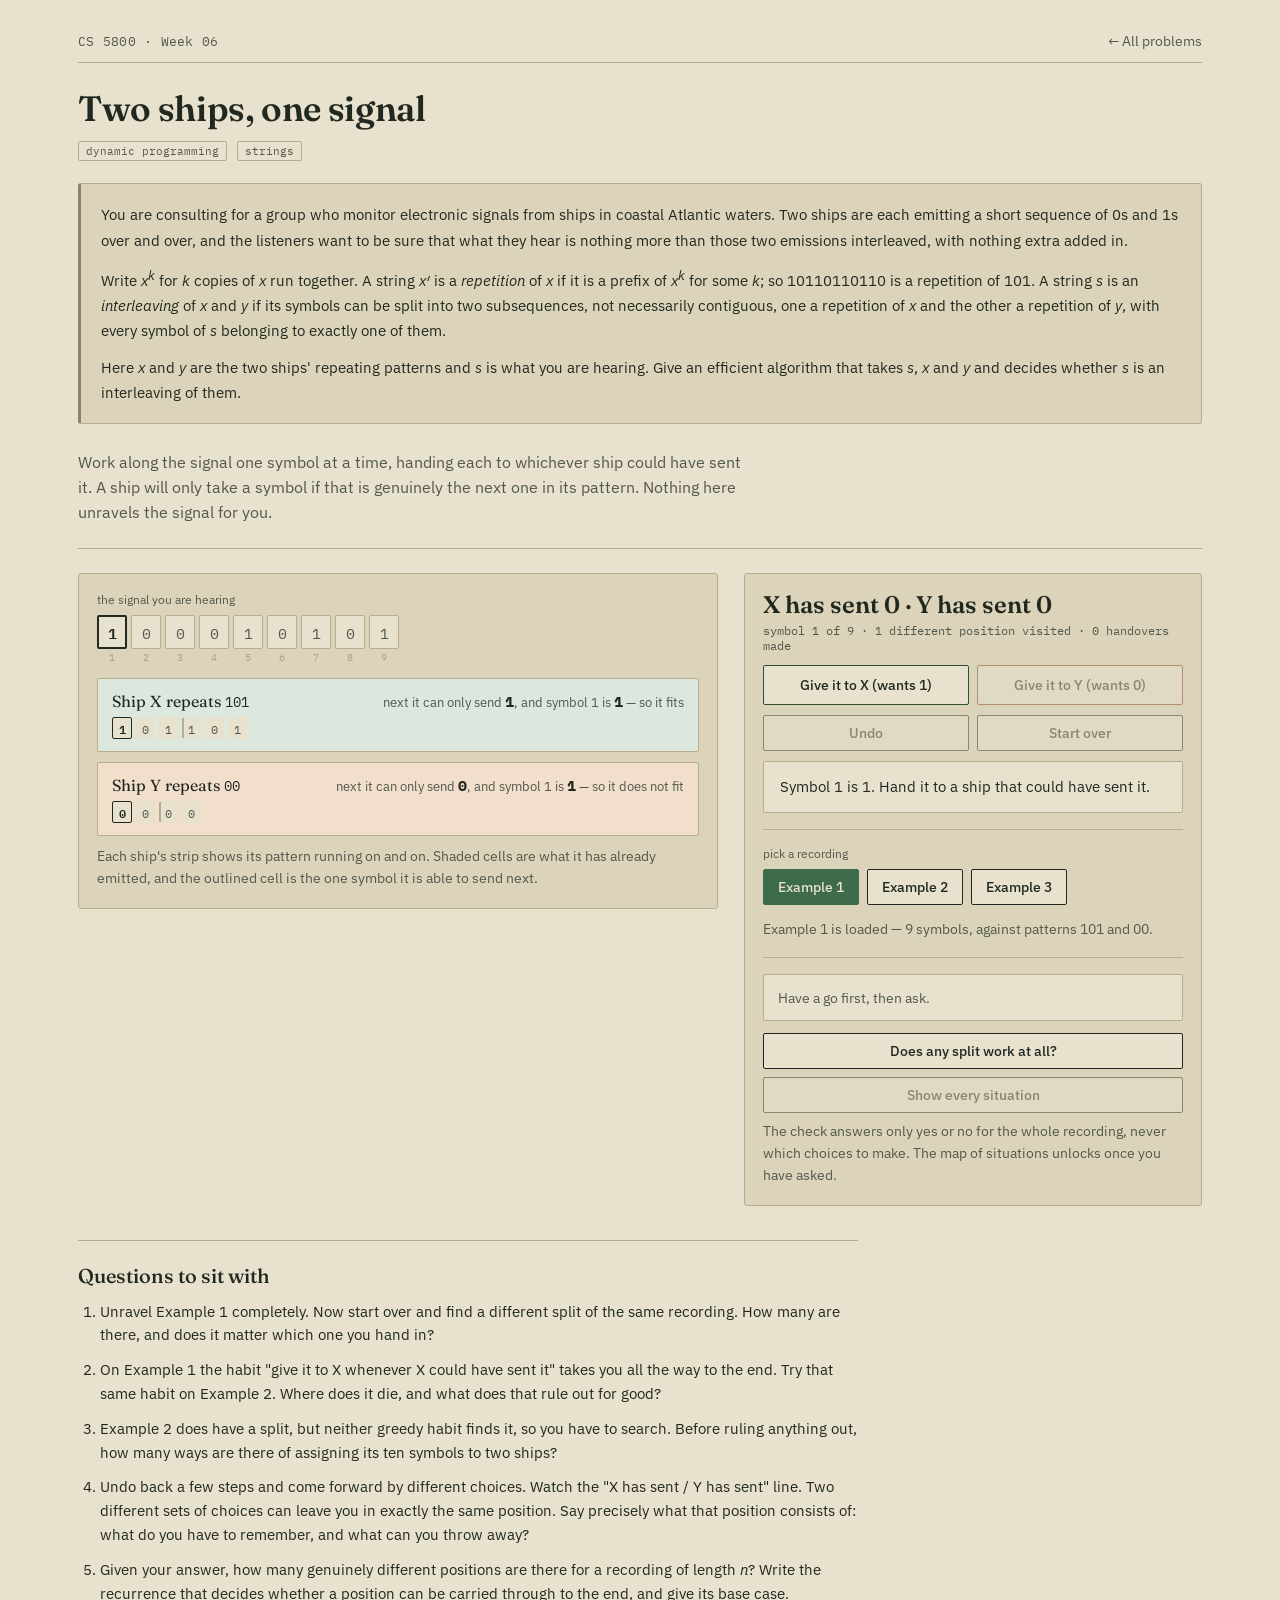
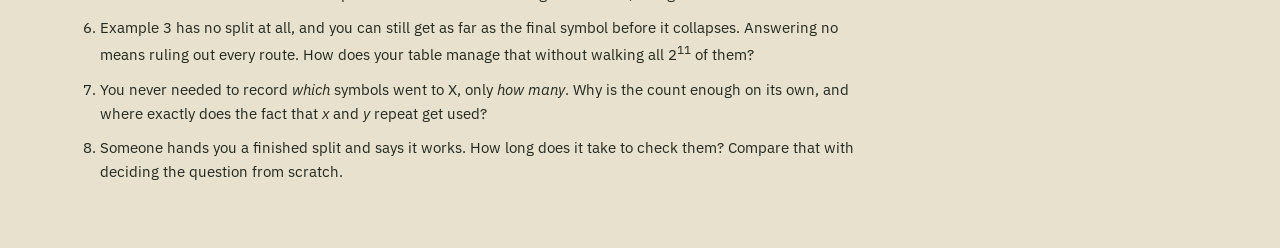
<file: problems/week-06-two-ships.html>
<!DOCTYPE html>
<html lang="en">
<head>
<meta charset="UTF-8" />
<meta name="viewport" content="width=device-width, initial-scale=1.0" />
<title>Week 6 — Two ships, one signal | CS 5800</title>
<meta name="description" content="Week 6: two ships each repeat a short pattern, and you hear the two mixed together. Hand each symbol to a ship and see whether the signal unravels. An interactive model for CS 5800 recitation." />
<meta name="color-scheme" content="light" />
<meta property="og:title" content="Week 6 - Two ships, one signal | CS 5800" />
<meta property="og:description" content="Two ships each repeat a short pattern and you hear them mixed. Hand each symbol to a ship and see whether the signal unravels." />
<meta property="og:type" content="website" />
<link rel="icon" href="../shared/favicon.svg" type="image/svg+xml" />
<link rel="preconnect" href="https://fonts.googleapis.com">
<link rel="preconnect" href="https://fonts.gstatic.com" crossorigin>
<link href="https://fonts.googleapis.com/css2?family=Fraunces:opsz,wght@9..144,400;9..144,500;9..144,600&family=IBM+Plex+Sans:wght@400;500;600&family=IBM+Plex+Mono:wght@400;500&display=swap" rel="stylesheet">
<link rel="stylesheet" href="../shared/site.css">
<style>

  .layout { display: grid; grid-template-columns: 1.4fr 1fr; gap: 26px; align-items: start; }
  @media (max-width: 880px) { .layout { grid-template-columns: 1fr; } }

  /* ---- the signal and the two ships ---- */

  .strip { display: flex; gap: 4px; flex-wrap: wrap; margin: 6px 0 2px; }
  .cell {
    font-family: 'IBM Plex Mono', monospace; font-size: 0.95rem;
    width: 30px; height: 34px; line-height: 34px; text-align: center;
    border: 1px solid var(--line); border-radius: 2px;
    background: var(--paper); color: var(--ink-soft);
  }
  .cell.to-x { background: var(--moss); border-color: var(--moss-deep); color: var(--paper); }
  .cell.to-y { background: var(--rust); border-color: var(--rust-deep); color: var(--paper); }
  .cell.now  { border-color: var(--ink); border-width: 2.5px; color: var(--ink); font-weight: 600; }
  .cell.dead { background: #F4E3DE; border-color: var(--alert); color: var(--alert); }

  .tick { display: flex; gap: 4px; flex-wrap: wrap; margin-bottom: 14px; }
  .tick span {
    width: 30px; text-align: center;
    font-family: 'IBM Plex Mono', monospace; font-size: 0.64rem; color: var(--unknown);
  }

  .ship { border: 1px solid var(--line); border-radius: 2px; padding: 12px 14px; margin-bottom: 10px; }
  .ship.is-x { background: var(--moss-soft); }
  .ship.is-y { background: var(--rust-soft); }
  .ship-head {
    display: flex; justify-content: space-between; align-items: baseline;
    gap: 10px; flex-wrap: wrap; margin-bottom: 6px;
  }
  .ship-name { font-family: 'Fraunces', serif; font-size: 1rem; }
  .ship-name code { font-family: 'IBM Plex Mono', monospace; font-size: 0.85rem; }
  .ship-want { font-size: 0.8rem; color: var(--ink-soft); }
  .ship-want b { font-family: 'IBM Plex Mono', monospace; font-size: 0.95rem; color: var(--ink); }
  .pattern { display: flex; gap: 3px; flex-wrap: wrap; }
  .pattern span {
    font-family: 'IBM Plex Mono', monospace; font-size: 0.78rem;
    width: 20px; height: 22px; line-height: 22px; text-align: center;
    border-radius: 2px; background: var(--paper); color: var(--ink-soft);
    border: 1px solid transparent;
  }
  .pattern span.sent { background: var(--paper-deep); color: var(--ink); }
  .pattern span.next { border-color: var(--ink); font-weight: 600; color: var(--ink); }
  .pattern span.edge { box-shadow: inset 2px 0 0 var(--line); }

  /* ---- right panel ---- */

  .clock { display: flex; align-items: baseline; gap: 10px; flex-wrap: wrap; margin-bottom: 4px; }
  .clock-big {
    font-family: 'Fraunces', serif; font-size: 1.5rem; font-weight: 600;
    line-height: 1.1; color: var(--ink);
  }
  .clock-unit { font-size: 0.85rem; color: var(--ink-soft); }
  .tally { font-family: 'IBM Plex Mono', monospace; font-size: 0.76rem; color: var(--ink-soft); margin: 0 0 12px; }

  .example-row { display: flex; gap: 8px; flex-wrap: wrap; margin-bottom: 14px; }
  .btn-row { display: flex; gap: 8px; margin-bottom: 10px; }
  .btn-row button { flex: 1; }
  .give-row { display: flex; gap: 8px; margin-bottom: 10px; }
  .give-row button { flex: 1; padding: 10px 8px; }
  .give-row button.gx { border-color: var(--moss-deep); }
  .give-row button.gx:hover:not(:disabled) { background: var(--moss); border-color: var(--moss); }
  .give-row button.gy { border-color: var(--rust-deep); }
  .give-row button.gy:hover:not(:disabled) { background: var(--rust); border-color: var(--rust); }

  .status-box {
    background: var(--paper); border: 1px solid var(--line); border-radius: 2px;
    padding: 14px 16px; font-size: 0.92rem; line-height: 1.5; margin-bottom: 12px;
  }
  .status-box.done { border-color: var(--moss); background: var(--moss-soft); }
  .status-box.stuck { border-color: var(--alert); background: #F4E3DE; }

  .seen-note {
    border: 1px solid var(--rust); background: var(--rust-soft);
    border-radius: 2px; padding: 11px 13px; font-size: 0.86rem; line-height: 1.5;
    margin-bottom: 12px;
  }

  .verdict-box {
    border-radius: 2px; padding: 12px 14px; font-size: 0.9rem; line-height: 1.5;
    margin-bottom: 12px; border: 1px solid var(--line); background: var(--paper);
  }
  .verdict-box.is-yes { border-color: var(--moss); background: var(--moss-soft); }
  .verdict-box.is-no { border-color: var(--rust); background: var(--rust-soft); }
  .verdict-box.quiet { color: var(--ink-soft); }

  /* ---- the gated situation grid ---- */

  #grid-wrap { margin-top: 14px; display: none; }
  #grid-wrap.open { display: block; }
  .grid-row { display: flex; gap: 2px; margin-bottom: 2px; align-items: center; }
  .grid-row > .rlab {
    width: 22px; text-align: right; padding-right: 4px;
    font-family: 'IBM Plex Mono', monospace; font-size: 0.6rem; color: var(--ink-soft);
  }
  .gcell {
    width: 19px; height: 19px; border-radius: 2px;
    border: 1px solid var(--line); background: var(--paper);
  }
  .gcell.unreach { border-color: #E0D8BE; background: transparent; }
  .gcell.dead    { background: var(--paper-deep); }
  .gcell.good    { background: var(--moss-soft); border-color: var(--moss); }
  .gcell.seen    { outline: 2px solid var(--ink); outline-offset: -2px; }
  .gcell.here    { background: var(--ink); border-color: var(--ink); }
  .glegend { display: flex; gap: 14px; flex-wrap: wrap; margin-top: 10px; }
  .glegend span { display: flex; align-items: center; gap: 5px; font-size: 0.74rem; color: var(--ink-soft); }
  .glegend i { width: 13px; height: 13px; border-radius: 2px; display: inline-block; border: 1px solid var(--line); }

</style>
</head>
<body>
<div class="wrap">

  <div class="sitebar">
    <span class="course-mark">CS 5800 · Week 06</span>
    <a href="../index.html">&larr; All problems</a>
  </div>

  <h1>Two ships, one signal</h1>
  <div class="meta-strip">
    <span class="tag">dynamic programming</span>
    <span class="tag">strings</span>
  </div>

  <div class="statement">
    <p>You are consulting for a group who monitor electronic signals from ships in coastal Atlantic waters. Two ships are each emitting a short sequence of 0s and 1s over and over, and the listeners want to be sure that what they hear is nothing more than those two emissions interleaved, with nothing extra added in.</p>
    <p>Write <em>x<sup>k</sup></em> for <em>k</em> copies of <em>x</em> run together. A string <em>x&prime;</em> is a <em>repetition</em> of <em>x</em> if it is a prefix of <em>x<sup>k</sup></em> for some <em>k</em>; so 10110110110 is a repetition of 101. A string <em>s</em> is an <em>interleaving</em> of <em>x</em> and <em>y</em> if its symbols can be split into two subsequences, not necessarily contiguous, one a repetition of <em>x</em> and the other a repetition of <em>y</em>, with every symbol of <em>s</em> belonging to exactly one of them.</p>
    <p>Here <em>x</em> and <em>y</em> are the two ships' repeating patterns and <em>s</em> is what you are hearing. Give an efficient algorithm that takes <em>s</em>, <em>x</em> and <em>y</em> and decides whether <em>s</em> is an interleaving of them.</p>
  </div>

  <p class="subtitle">Work along the signal one symbol at a time, handing each to whichever ship could have sent it. A ship will only take a symbol if that is genuinely the next one in its pattern. Nothing here unravels the signal for you.</p>

  <div class="divider" style="margin:24px 0;"></div>

  <div class="layout">

    <div class="panel">
      <p class="section-label">the signal you are hearing</p>
      <div class="strip" id="signal"></div>
      <div class="tick" id="ticks"></div>

      <div class="ship is-x">
        <div class="ship-head">
          <span class="ship-name">Ship X repeats <code id="x-pat"></code></span>
          <span class="ship-want" id="x-want"></span>
        </div>
        <div class="pattern" id="x-strip"></div>
      </div>

      <div class="ship is-y">
        <div class="ship-head">
          <span class="ship-name">Ship Y repeats <code id="y-pat"></code></span>
          <span class="ship-want" id="y-want"></span>
        </div>
        <div class="pattern" id="y-strip"></div>
      </div>

      <p class="hint">Each ship's strip shows its pattern running on and on. Shaded cells are what it has already emitted, and the outlined cell is the one symbol it is able to send next.</p>
    </div>

    <div class="panel">
      <div class="clock">
        <span class="clock-big" id="where">X has sent 0 &middot; Y has sent 0</span>
      </div>
      <p class="tally" id="tally"></p>

      <div class="give-row">
        <button id="give-x" class="gx">Give it to X</button>
        <button id="give-y" class="gy">Give it to Y</button>
      </div>
      <div class="btn-row">
        <button id="undo">Undo</button>
        <button id="restart">Start over</button>
      </div>

      <div id="status" class="status-box" role="status" aria-live="polite"></div>
      <div id="seen" style="display:none;"></div>

      <div class="divider"></div>

      <p class="section-label">pick a recording</p>
      <div class="example-row" role="group" aria-label="Choose a recording">
        <button id="load-example-1" aria-pressed="false">Example 1</button>
        <button id="load-example-2" aria-pressed="false">Example 2</button>
        <button id="load-example-3" aria-pressed="false">Example 3</button>
      </div>
      <p class="hint" id="set-caption"></p>

      <div class="divider"></div>

      <div id="verdict" class="verdict-box quiet">Have a go first, then ask.</div>
      <button id="check" style="width:100%;margin-bottom:8px;">Does any split work at all?</button>
      <button id="reveal" style="width:100%;" disabled>Show every situation</button>
      <p class="hint" style="margin-top:8px;">The check answers only yes or no for the whole recording, never which choices to make. The map of situations unlocks once you have asked.</p>

      <div id="grid-wrap"></div>
    </div>

  </div>

  <div class="questions wrap-narrow" style="padding:0;">
    <div class="divider" style="margin:34px 0 22px;"></div>
    <h2>Questions to sit with</h2>
    <ol>
      <li>Unravel Example 1 completely. Now start over and find a different split of the same recording. How many are there, and does it matter which one you hand in?</li>
      <li>On Example 1 the habit "give it to X whenever X could have sent it" takes you all the way to the end. Try that same habit on Example 2. Where does it die, and what does that rule out for good?</li>
      <li>Example 2 does have a split, but neither greedy habit finds it, so you have to search. Before ruling anything out, how many ways are there of assigning its ten symbols to two ships?</li>
      <li>Undo back a few steps and come forward by different choices. Watch the "X has sent / Y has sent" line. Two different sets of choices can leave you in exactly the same position. Say precisely what that position consists of: what do you have to remember, and what can you throw away?</li>
      <li>Given your answer, how many genuinely different positions are there for a recording of length <em>n</em>? Write the recurrence that decides whether a position can be carried through to the end, and give its base case.</li>
      <li>Example 3 has no split at all, and you can still get as far as the final symbol before it collapses. Answering no means ruling out every route. How does your table manage that without walking all 2<sup>11</sup> of them?</li>
      <li>You never needed to record <em>which</em> symbols went to X, only <em>how many</em>. Why is the count enough on its own, and where exactly does the fact that <em>x</em> and <em>y</em> repeat get used?</li>
      <li>Someone hands you a finished split and says it works. How long does it take to check them? Compare that with deciding the question from scratch.</li>
    </ol>
  </div>

</div>

<script>

const SETS = {
  1: { x: '101', y: '00',  s: '100010101'   },
  2: { x: '010', y: '011', s: '0100101101'  },
  3: { x: '011', y: '01',  s: '01010101000' }
};

let X = '', Y = '', S = '';
let route = [];            // 'x' / 'y' per symbol handed over, in order
let visited = new Map();   // "i,j" -> the first route that got there
let arrivals = 0;          // every time a symbol is handed over, undo or not
let activeExample = null;
let hasChecked = false;
let showingGrid = false;
let seenNote = null;

const countX = () => route.filter(c => c === 'x').length;
const countY = () => route.length - countX();
const wantX = i => X[i % X.length];
const wantY = j => Y[j % Y.length];
const atEnd = () => route.length === S.length;

function canX(i, t) { return t < S.length && S[t] === wantX(i); }
function canY(j, t) { return t < S.length && S[t] === wantY(j); }

/* ---------- the truth, by brute force ---------- */

/* Walks every legal assignment, remembering nothing between branches. No
   table, no reuse of a position already explored -- which is exactly the
   thing the students are being asked to invent, so the page must not
   contain it. The pruned tree runs to a few dozen nodes on these
   recordings, so honesty costs nothing here. */
function exploreAll() {
  const n = S.length;
  const reachable = new Set(), onSplit = new Set();
  let complete = 0, nodes = 0;
  (function go(t, i, j, trail) {
    nodes++;
    reachable.add(i + ',' + j);
    if (t === n) {
      complete++;
      trail.concat([i + ',' + j]).forEach(k => onSplit.add(k));
      return;
    }
    const here = trail.concat([i + ',' + j]);
    if (canX(i, t)) go(t + 1, i + 1, j, here);
    if (canY(j, t)) go(t + 1, i, j + 1, here);
  })(0, 0, 0, []);
  return { reachable, onSplit, complete, nodes };
}

/* ---------- rendering ---------- */

function renderSignal() {
  const sig = document.getElementById('signal');
  const ticks = document.getElementById('ticks');
  sig.innerHTML = ''; ticks.innerHTML = '';
  const t = route.length;
  const stuck = !atEnd() && !canX(countX(), t) && !canY(countY(), t);

  [...S].forEach((c, k) => {
    const d = document.createElement('div');
    d.className = 'cell';
    if (k < t) d.classList.add(route[k] === 'x' ? 'to-x' : 'to-y');
    if (k === t) d.classList.add(stuck ? 'dead' : 'now');
    d.textContent = c;
    sig.appendChild(d);

    const n = document.createElement('span');
    n.textContent = k + 1;
    ticks.appendChild(n);
  });
}

function renderShip(which) {
  const pat = which === 'x' ? X : Y;
  const sent = which === 'x' ? countX() : countY();
  const strip = document.getElementById(which + '-strip');
  document.getElementById(which + '-pat').textContent = pat;
  strip.innerHTML = '';

  // show the pattern running on far enough to see where we are plus a bit
  const reps = Math.max(2, Math.ceil((sent + pat.length + 1) / pat.length));
  for (let k = 0; k < reps * pat.length; k++) {
    const sp = document.createElement('span');
    sp.textContent = pat[k % pat.length];
    if (k < sent) sp.classList.add('sent');
    if (k === sent) sp.classList.add('next');
    if (k % pat.length === 0 && k > 0) sp.classList.add('edge');
    strip.appendChild(sp);
  }

  const t = route.length;
  const able = which === 'x' ? canX(countX(), t) : canY(countY(), t);
  document.getElementById(which + '-want').innerHTML = atEnd()
    ? 'the recording is finished'
    : `next it can only send <b>${which === 'x' ? wantX(sent) : wantY(sent)}</b>` +
      `, and symbol ${t + 1} is <b>${S[t]}</b> &mdash; ${able ? 'so it fits' : 'so it does not fit'}`;
}

function renderGrid() {
  const wrap = document.getElementById('grid-wrap');
  wrap.classList.toggle('open', showingGrid);
  if (!showingGrid) { wrap.innerHTML = ''; return; }

  const n = S.length;
  const { reachable, onSplit } = exploreAll();
  const hereKey = countX() + ',' + countY();
  wrap.innerHTML = '';

  const head = document.createElement('p');
  head.className = 'section-label';
  head.style.marginTop = '4px';
  head.textContent = 'every position, across (symbols X has sent, symbols Y has sent)';
  wrap.appendChild(head);

  for (let j = 0; j <= n; j++) {
    const row = document.createElement('div');
    row.className = 'grid-row';
    const lab = document.createElement('span');
    lab.className = 'rlab';
    lab.textContent = j;
    row.appendChild(lab);
    for (let i = 0; i + j <= n; i++) {
      const key = i + ',' + j;
      const c = document.createElement('div');
      c.className = 'gcell';
      c.dataset.pos = key;
      if (!reachable.has(key)) c.classList.add('unreach');
      else if (onSplit.has(key)) c.classList.add('good');
      else c.classList.add('dead');
      if (visited.has(key)) c.classList.add('seen');
      if (key === hereKey) c.classList.add('here');
      c.title = `X has sent ${i}, Y has sent ${j}` +
        (reachable.has(key)
          ? (onSplit.has(key) ? ' — on a route that finishes' : ' — a dead branch')
          : ' — cannot arise');
      row.appendChild(c);
    }
    wrap.appendChild(row);
  }

  const legend = document.createElement('div');
  legend.className = 'glegend';
  [['good', 'leads to a full split'], ['dead', 'reachable, but a dead branch'],
   ['unreach', 'cannot arise at all'], ['seen', 'you have been here']]
    .forEach(([cls, label]) => {
      const sp = document.createElement('span');
      const i = document.createElement('i');
      i.className = 'gcell ' + cls;
      sp.append(i, document.createTextNode(label));
      legend.appendChild(sp);
    });
  wrap.appendChild(legend);

  const note = document.createElement('p');
  note.className = 'hint';
  note.style.marginTop = '8px';
  note.textContent = 'Every diagonal running from bottom-left to top-right is one moment ' +
    'in the recording, because the two counts always add up to how far along you are.';
  wrap.appendChild(note);
}

function updateReadouts() {
  const i = countX(), j = countY(), t = route.length, n = S.length;
  const stuck = !atEnd() && !canX(i, t) && !canY(j, t);

  document.getElementById('where').textContent =
    `X has sent ${i} · Y has sent ${j}`;
  document.getElementById('tally').textContent =
    `symbol ${Math.min(t + 1, n)} of ${n} · ${visited.size} different ` +
    `position${visited.size === 1 ? '' : 's'} visited · ${arrivals} handovers made`;

  const box = document.getElementById('status');
  box.classList.remove('done', 'stuck');
  if (atEnd()) {
    box.classList.add('done');
    box.textContent = `Every symbol is accounted for. X took ${i} of them and Y took ${j}, ` +
      `and both are honest repetitions of their patterns.`;
  } else if (stuck) {
    box.classList.add('stuck');
    box.textContent = `Stuck. Symbol ${t + 1} is ${S[t]}, but X can only send ` +
      `${wantX(i)} next and Y can only send ${wantY(j)}. Undo and try another way.`;
  } else {
    box.textContent = `Symbol ${t + 1} is ${S[t]}. Hand it to a ship that could have sent it.`;
  }

  document.getElementById('give-x').disabled = !canX(i, t);
  document.getElementById('give-y').disabled = !canY(j, t);
  document.getElementById('give-x').textContent =
    atEnd() ? 'Give it to X' : `Give it to X (wants ${wantX(i)})`;
  document.getElementById('give-y').textContent =
    atEnd() ? 'Give it to Y' : `Give it to Y (wants ${wantY(j)})`;
  document.getElementById('undo').disabled = !route.length;
  document.getElementById('restart').disabled = !route.length;

  const seen = document.getElementById('seen');
  if (seenNote) {
    seen.style.display = '';
    seen.className = 'seen-note';
    seen.textContent = seenNote;
  } else {
    seen.style.display = 'none';
    seen.innerHTML = '';
  }

  document.getElementById('reveal').disabled = !hasChecked;
  document.getElementById('reveal').classList.toggle('active', showingGrid);
  document.getElementById('reveal').textContent =
    showingGrid ? 'Hide the situations' : 'Show every situation';
}

function updateExampleUI() {
  for (let k = 1; k <= 3; k++) {
    const b = document.getElementById('load-example-' + k);
    const on = activeExample === k;
    b.classList.toggle('active', on);
    b.setAttribute('aria-pressed', on ? 'true' : 'false');
  }
  document.getElementById('set-caption').textContent =
    `Example ${activeExample} is loaded — ${S.length} symbols, ` +
    `against patterns ${X} and ${Y}.`;
}

function resetVerdict() {
  const v = document.getElementById('verdict');
  v.className = 'verdict-box quiet';
  v.textContent = 'Have a go first, then ask.';
}

function check() {
  const v = document.getElementById('verdict');
  const { complete } = exploreAll();
  hasChecked = true;
  if (complete > 0) {
    v.className = 'verdict-box is-yes';
    v.textContent = `Yes, this recording does come apart cleanly. Finding one split is ` +
      `your job; what would you have to do to be sure there was none?`;
  } else {
    v.className = 'verdict-box is-no';
    v.textContent = `No. However you hand out the symbols, this recording never comes apart ` +
      `into the two patterns. Something else is on the air.`;
  }
  refresh();
}

/* ---------- moves ---------- */

function give(which) {
  const i = countX(), j = countY(), t = route.length;
  if (which === 'x' ? !canX(i, t) : !canY(j, t)) return;
  route.push(which);
  arrivals++;
  const key = countX() + ',' + countY();
  const before = visited.get(key);
  const now = route.join('');
  if (before !== undefined && before !== now) {
    seenNote = `You have been in this exact position before, by different choices. ` +
      `Last time you reached "X has sent ${countX()}, Y has sent ${countY()}" by ` +
      `${describe(before)}; this time by ${describe(now)}. Whatever you work out from ` +
      `here is true for both.`;
  } else {
    seenNote = null;
    if (before === undefined) visited.set(key, now);
  }
  resetVerdict();
  refresh();
}

function describe(r) {
  return [...r].map(c => c.toUpperCase()).join('');
}

function undo() {
  if (!route.length) return;
  route.pop();
  seenNote = null;
  resetVerdict();
  refresh();
}

function restart() {
  route = [];
  seenNote = null;
  resetVerdict();
  refresh();
}

function refresh() {
  renderSignal();
  renderShip('x');
  renderShip('y');
  renderGrid();
  updateReadouts();
  updateExampleUI();
}

/* ---------- loading ---------- */

function loadSet(which) {
  activeExample = which;
  const set = SETS[which];
  X = set.x; Y = set.y; S = set.s;
  route = [];
  visited = new Map();
  visited.set('0,0', '');
  arrivals = 0;
  seenNote = null;
  hasChecked = false;
  showingGrid = false;
  resetVerdict();
  refresh();
}

for (const k of [1, 2, 3]) {
  document.getElementById('load-example-' + k).addEventListener('click', () => loadSet(k));
}
document.getElementById('give-x').addEventListener('click', () => give('x'));
document.getElementById('give-y').addEventListener('click', () => give('y'));
document.getElementById('undo').addEventListener('click', undo);
document.getElementById('restart').addEventListener('click', restart);
document.getElementById('check').addEventListener('click', check);
document.getElementById('reveal').addEventListener('click', () => {
  if (!hasChecked) return;
  showingGrid = !showingGrid;
  refresh();
});

loadSet(1);

</script>
</body>
</html>
</file>
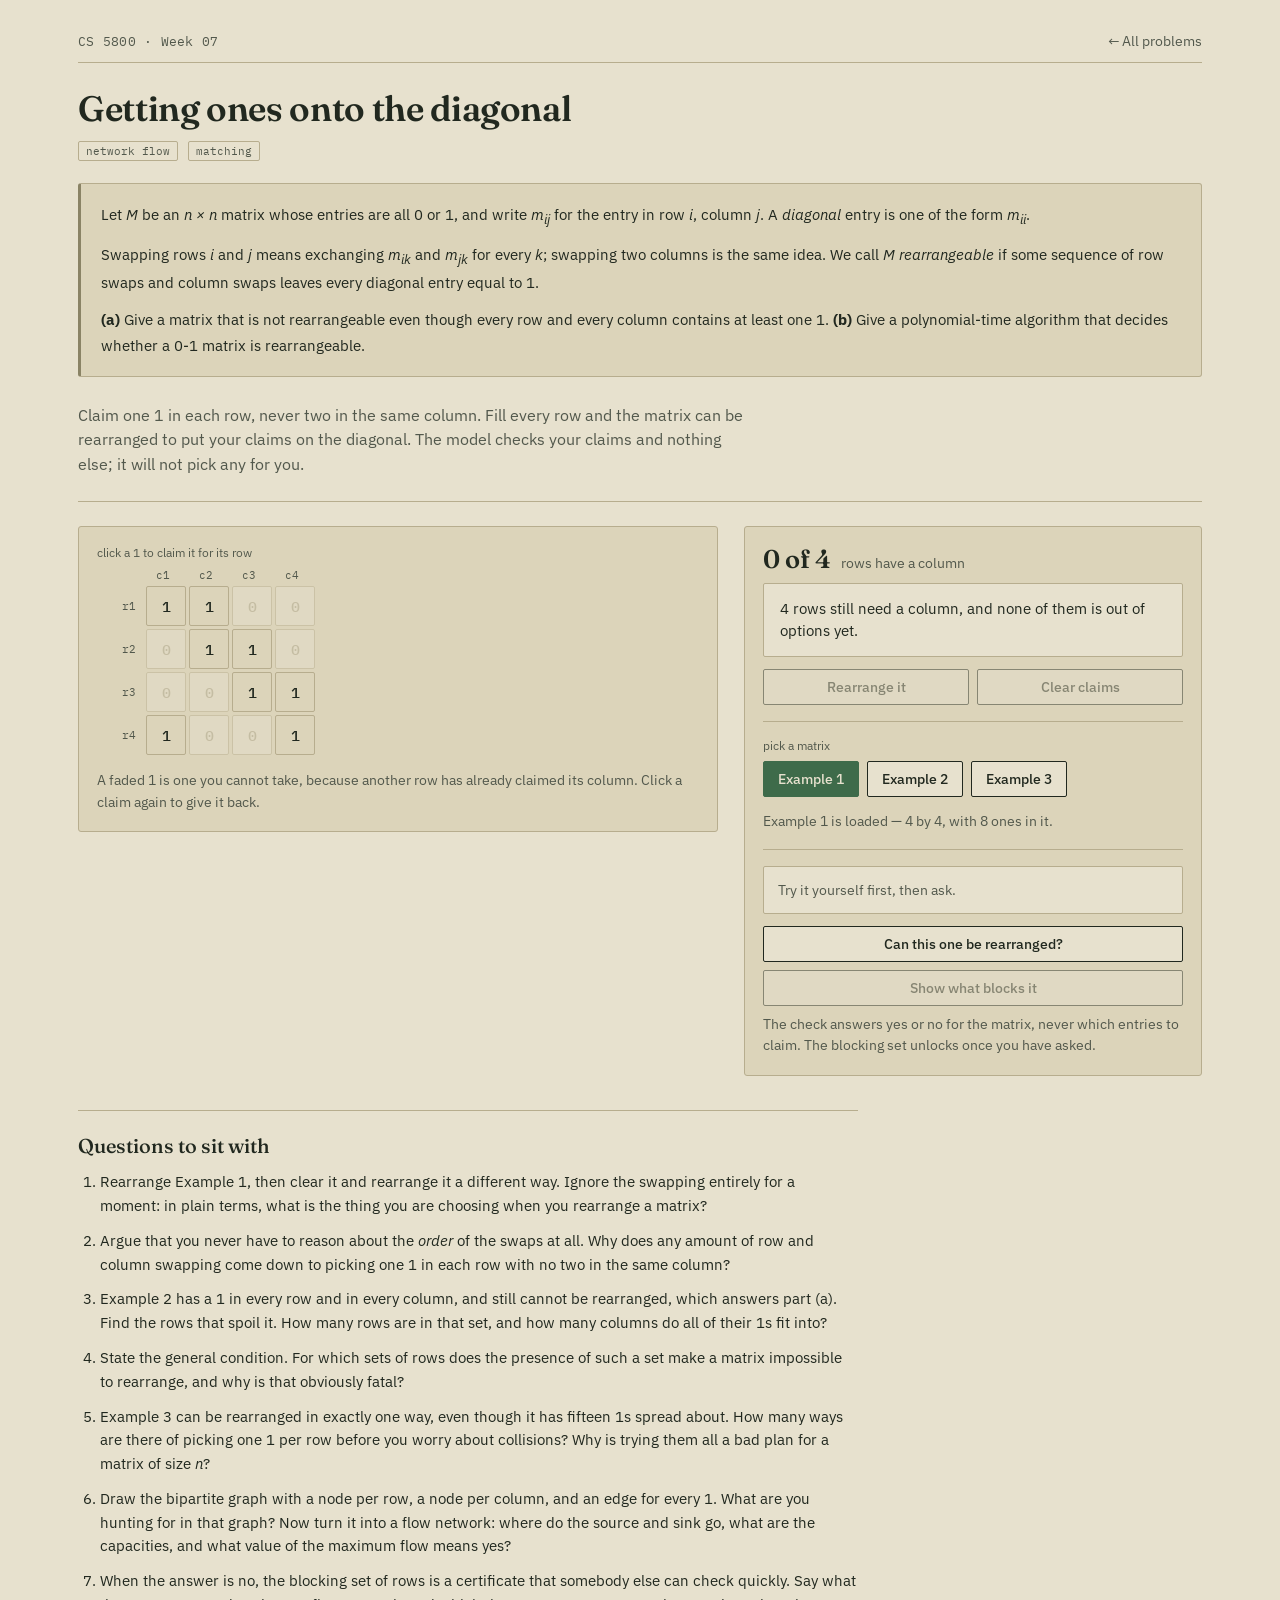
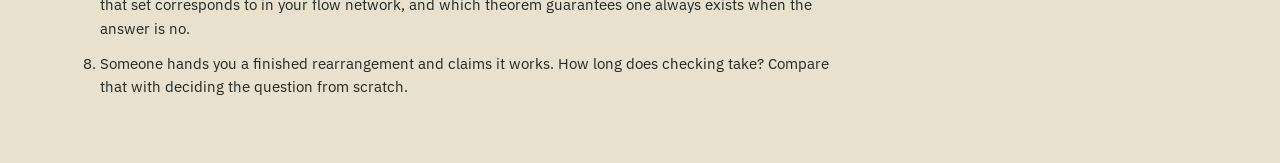
<file: problems/week-07-rearrangeable.html>
<!DOCTYPE html>
<html lang="en">
<head>
<meta charset="UTF-8" />
<meta name="viewport" content="width=device-width, initial-scale=1.0" />
<title>Week 7 — Getting ones onto the diagonal | CS 5800</title>
<meta name="description" content="Week 7: swap rows and columns of a 0-1 matrix until every diagonal entry is a 1, or find out why you cannot. An interactive model for CS 5800 recitation." />
<meta name="color-scheme" content="light" />
<meta property="og:title" content="Week 7 - Getting ones onto the diagonal | CS 5800" />
<meta property="og:description" content="Swap rows and columns of a 0-1 matrix until every diagonal entry is a 1, or find out why you cannot." />
<meta property="og:type" content="website" />
<link rel="icon" href="../shared/favicon.svg" type="image/svg+xml" />
<link rel="preconnect" href="https://fonts.googleapis.com">
<link rel="preconnect" href="https://fonts.gstatic.com" crossorigin>
<link href="https://fonts.googleapis.com/css2?family=Fraunces:opsz,wght@9..144,400;9..144,500;9..144,600&family=IBM+Plex+Sans:wght@400;500;600&family=IBM+Plex+Mono:wght@400;500&display=swap" rel="stylesheet">
<link rel="stylesheet" href="../shared/site.css">
<style>

  .layout { display: grid; grid-template-columns: 1.4fr 1fr; gap: 26px; align-items: start; }
  @media (max-width: 880px) { .layout { grid-template-columns: 1fr; } }

  /* ---- the matrix ---- */

  .mat { display: inline-block; }
  .mrow { display: flex; gap: 3px; margin-bottom: 3px; align-items: center; }
  .rlab, .clab {
    font-family: 'IBM Plex Mono', monospace; font-size: 0.68rem; color: var(--ink-soft);
    width: 40px; text-align: center; flex: none;
  }
  .rlab { text-align: right; padding-right: 7px; width: 46px; }
  .rlab.blocked { color: var(--alert); font-weight: 600; }
  .rlab.done { color: var(--moss-deep); }

  .cellbtn {
    width: 40px; height: 40px; flex: none;
    font-family: 'IBM Plex Mono', monospace; font-size: 0.95rem;
    border: 1px solid var(--line); border-radius: 2px;
    background: var(--paper); color: var(--ink-soft);
    padding: 0; cursor: default;
  }
  .cellbtn.one { color: var(--ink); background: var(--paper-deep); cursor: pointer; }
  .cellbtn.one:hover:not(:disabled) { background: var(--moss-soft); border-color: var(--moss); color: var(--ink); }
  .cellbtn.zero { color: var(--unknown); }
  .cellbtn.taken {
    background: var(--moss); border-color: var(--moss-deep); color: var(--paper); font-weight: 600;
  }
  .cellbtn.shut { opacity: 0.4; cursor: not-allowed; }
  .cellbtn.cut { background: var(--rust-soft); border-color: var(--rust); color: var(--rust-deep); }
  .cellbtn:disabled { cursor: not-allowed; }
  .cellbtn:focus-visible { outline: 2px solid var(--moss-deep); outline-offset: 2px; }

  .colhead { display: flex; gap: 3px; margin-left: 46px; margin-bottom: 4px; }
  .colhead span.cut { color: var(--rust-deep); font-weight: 600; }

  .after { margin-top: 20px; padding-top: 16px; border-top: 1px solid var(--line); display: none; }
  .after.open { display: block; }
  .after .cellbtn { cursor: default; }
  .after .cellbtn.diag { background: var(--moss); border-color: var(--moss-deep); color: var(--paper); font-weight: 600; }

  /* ---- right panel ---- */

  .clock { display: flex; align-items: baseline; gap: 10px; flex-wrap: wrap; margin-bottom: 10px; }
  .clock-big {
    font-family: 'Fraunces', serif; font-size: 1.6rem; font-weight: 600;
    line-height: 1.1; color: var(--ink);
  }
  .clock-unit { font-size: 0.85rem; color: var(--ink-soft); }

  .example-row { display: flex; gap: 8px; flex-wrap: wrap; margin-bottom: 14px; }
  .btn-row { display: flex; gap: 8px; margin-bottom: 10px; }
  .btn-row button { flex: 1; }

  .status-box {
    background: var(--paper); border: 1px solid var(--line); border-radius: 2px;
    padding: 14px 16px; font-size: 0.92rem; line-height: 1.5; margin-bottom: 12px;
  }
  .status-box.done { border-color: var(--moss); background: var(--moss-soft); }
  .status-box.stuck { border-color: var(--alert); background: #F4E3DE; }

  .verdict-box {
    border-radius: 2px; padding: 12px 14px; font-size: 0.9rem; line-height: 1.5;
    margin-bottom: 12px; border: 1px solid var(--line); background: var(--paper);
  }
  .verdict-box.is-yes { border-color: var(--moss); background: var(--moss-soft); }
  .verdict-box.is-no { border-color: var(--rust); background: var(--rust-soft); }
  .verdict-box.quiet { color: var(--ink-soft); }

</style>
</head>
<body>
<div class="wrap">

  <div class="sitebar">
    <span class="course-mark">CS 5800 · Week 07</span>
    <a href="../index.html">&larr; All problems</a>
  </div>

  <h1>Getting ones onto the diagonal</h1>
  <div class="meta-strip">
    <span class="tag">network flow</span>
    <span class="tag">matching</span>
  </div>

  <div class="statement">
    <p>Let <em>M</em> be an <em>n &times; n</em> matrix whose entries are all 0 or 1, and write <em>m<sub>ij</sub></em> for the entry in row <em>i</em>, column <em>j</em>. A <em>diagonal</em> entry is one of the form <em>m<sub>ii</sub></em>.</p>
    <p>Swapping rows <em>i</em> and <em>j</em> means exchanging <em>m<sub>ik</sub></em> and <em>m<sub>jk</sub></em> for every <em>k</em>; swapping two columns is the same idea. We call <em>M</em> <em>rearrangeable</em> if some sequence of row swaps and column swaps leaves every diagonal entry equal to 1.</p>
    <p><strong>(a)</strong> Give a matrix that is not rearrangeable even though every row and every column contains at least one 1. <strong>(b)</strong> Give a polynomial-time algorithm that decides whether a 0-1 matrix is rearrangeable.</p>
  </div>

  <p class="subtitle">Claim one 1 in each row, never two in the same column. Fill every row and the matrix can be rearranged to put your claims on the diagonal. The model checks your claims and nothing else; it will not pick any for you.</p>

  <div class="divider" style="margin:24px 0;"></div>

  <div class="layout">

    <div class="panel">
      <p class="section-label">click a 1 to claim it for its row</p>
      <div class="colhead" id="colhead"></div>
      <div class="mat" id="matrix"></div>
      <p class="hint" style="margin-top:12px;">A faded 1 is one you cannot take, because another row has already claimed its column. Click a claim again to give it back.</p>

      <div class="after" id="after">
        <p class="section-label">the same matrix, rows and columns reordered to suit your claims</p>
        <div class="colhead" id="after-colhead"></div>
        <div class="mat" id="after-matrix"></div>
        <p class="hint" style="margin-top:12px;" id="after-note"></p>
      </div>
    </div>

    <div class="panel">
      <div class="clock">
        <span class="clock-big" id="progress">0 of 0</span>
        <span class="clock-unit">rows have a column</span>
      </div>

      <div id="status" class="status-box" role="status" aria-live="polite"></div>

      <div class="btn-row">
        <button id="rearrange" disabled>Rearrange it</button>
        <button id="clear">Clear claims</button>
      </div>

      <div class="divider"></div>

      <p class="section-label">pick a matrix</p>
      <div class="example-row" role="group" aria-label="Choose a matrix">
        <button id="load-example-1" aria-pressed="false">Example 1</button>
        <button id="load-example-2" aria-pressed="false">Example 2</button>
        <button id="load-example-3" aria-pressed="false">Example 3</button>
      </div>
      <p class="hint" id="set-caption"></p>

      <div class="divider"></div>

      <div id="verdict" class="verdict-box quiet">Try it yourself first, then ask.</div>
      <button id="check" style="width:100%;margin-bottom:8px;">Can this one be rearranged?</button>
      <button id="reveal" style="width:100%;" disabled>Show what blocks it</button>
      <p class="hint" style="margin-top:8px;">The check answers yes or no for the matrix, never which entries to claim. The blocking set unlocks once you have asked.</p>
    </div>

  </div>

  <div class="questions wrap-narrow" style="padding:0;">
    <div class="divider" style="margin:34px 0 22px;"></div>
    <h2>Questions to sit with</h2>
    <ol>
      <li>Rearrange Example 1, then clear it and rearrange it a different way. Ignore the swapping entirely for a moment: in plain terms, what is the thing you are choosing when you rearrange a matrix?</li>
      <li>Argue that you never have to reason about the <em>order</em> of the swaps at all. Why does any amount of row and column swapping come down to picking one 1 in each row with no two in the same column?</li>
      <li>Example 2 has a 1 in every row and in every column, and still cannot be rearranged, which answers part (a). Find the rows that spoil it. How many rows are in that set, and how many columns do all of their 1s fit into?</li>
      <li>State the general condition. For which sets of rows does the presence of such a set make a matrix impossible to rearrange, and why is that obviously fatal?</li>
      <li>Example 3 can be rearranged in exactly one way, even though it has fifteen 1s spread about. How many ways are there of picking one 1 per row before you worry about collisions? Why is trying them all a bad plan for a matrix of size <em>n</em>?</li>
      <li>Draw the bipartite graph with a node per row, a node per column, and an edge for every 1. What are you hunting for in that graph? Now turn it into a flow network: where do the source and sink go, what are the capacities, and what value of the maximum flow means yes?</li>
      <li>When the answer is no, the blocking set of rows is a certificate that somebody else can check quickly. Say what that set corresponds to in your flow network, and which theorem guarantees one always exists when the answer is no.</li>
      <li>Someone hands you a finished rearrangement and claims it works. How long does checking take? Compare that with deciding the question from scratch.</li>
    </ol>
  </div>

</div>

<script>

const SETS = {
  1: [[1,1,0,0],
      [0,1,1,0],
      [0,0,1,1],
      [1,0,0,1]],
  2: [[1,0,1,0,0],
      [0,1,0,0,1],
      [0,0,0,1,1],
      [1,0,0,0,0],
      [0,0,1,0,0]],
  3: [[1,0,1,0,0,1],
      [0,0,1,1,0,1],
      [0,0,0,1,0,0],
      [0,0,0,0,1,1],
      [1,1,0,1,0,1],
      [0,0,0,1,0,1]]
};

let M = [];
let claim = [];            // claim[r] = column claimed by row r, or -1
let n = 0;
let activeExample = null;
let hasChecked = false;
let showingCut = false;
let cutRows = [], cutCols = [];
let showingAfter = false;

const takenBy = c => claim.findIndex(x => x === c);
const claimed = () => claim.filter(x => x >= 0).length;
const full = () => claimed() === n;

/* A row is in trouble when it has no claim and every column it could use has
   already gone to somebody else. */
function stuckRows() {
  const out = [];
  for (let r = 0; r < n; r++) {
    if (claim[r] >= 0) continue;
    let any = false;
    for (let c = 0; c < n; c++) if (M[r][c] && takenBy(c) === -1) { any = true; break; }
    if (!any) out.push(r);
  }
  return out;
}

/* ---------- the truth, by brute force ---------- */

/* Every way of lining the columns up against the rows, tried one at a time.
   No graph, no augmenting paths, no flow -- which is the whole point of the
   exercise, so the page must not contain it. n is at most 6 here, so 720
   tries is nothing. */
function anyRearrangement() {
  const cols = [...Array(n).keys()];
  let found = null;
  (function go(i, used, pick) {
    if (found) return;
    if (i === n) { found = pick.slice(); return; }
    for (const c of cols) {
      if (used[c] || !M[i][c]) continue;
      used[c] = true; pick.push(c);
      go(i + 1, used, pick);
      pick.pop(); used[c] = false;
    }
  })(0, Array(n).fill(false), []);
  return found;
}

/* The smallest set of rows whose 1s are crammed into fewer columns than the
   set has rows. Found by looking at every subset, which at n = 6 is 64. */
function blockingSet() {
  const subsets = [];
  for (let mask = 1; mask < (1 << n); mask++) subsets.push(mask);
  subsets.sort((a, b) => bits(a) - bits(b));
  for (const mask of subsets) {
    const rows = [], cols = new Set();
    for (let r = 0; r < n; r++) if (mask & (1 << r)) {
      rows.push(r);
      for (let c = 0; c < n; c++) if (M[r][c]) cols.add(c);
    }
    if (cols.size < rows.length) return { rows, cols: [...cols].sort((a, b) => a - b) };
  }
  return null;
  function bits(m) { let k = 0; while (m) { k += m & 1; m >>= 1; } return k; }
}

/* ---------- drawing ---------- */

function renderMatrix() {
  const head = document.getElementById('colhead');
  const mat = document.getElementById('matrix');
  const keep = document.activeElement && document.activeElement.dataset
    ? document.activeElement.dataset.cell : null;
  head.innerHTML = ''; mat.innerHTML = '';

  for (let c = 0; c < n; c++) {
    const s = document.createElement('span');
    s.className = 'clab' + (showingCut && cutCols.includes(c) ? ' cut' : '');
    s.textContent = 'c' + (c + 1);
    head.appendChild(s);
  }

  const bad = stuckRows();
  for (let r = 0; r < n; r++) {
    const row = document.createElement('div');
    row.className = 'mrow';

    const lab = document.createElement('span');
    lab.className = 'rlab' + (bad.includes(r) ? ' blocked' : (claim[r] >= 0 ? ' done' : ''));
    lab.textContent = 'r' + (r + 1);
    row.appendChild(lab);

    for (let c = 0; c < n; c++) {
      const b = document.createElement('button');
      const one = M[r][c] === 1;
      const mine = claim[r] === c;
      const owner = takenBy(c);
      const shut = one && !mine && owner !== -1;
      b.className = 'cellbtn ' + (one ? 'one' : 'zero') +
        (mine ? ' taken' : '') + (shut ? ' shut' : '') +
        (showingCut && cutRows.includes(r) && cutCols.includes(c) && one ? ' cut' : '');
      b.textContent = M[r][c];
      b.dataset.cell = r + ',' + c;
      b.disabled = !one || shut;
      b.setAttribute('aria-label',
        `Row ${r + 1}, column ${c + 1}, entry ${M[r][c]}.` +
        (!one ? ' Nothing to claim here.'
              : mine ? ' Claimed by this row; activate to give it back.'
              : shut ? ` Column ${c + 1} already belongs to row ${owner + 1}.`
                     : ' Activate to claim it for this row.'));
      if (one && !shut) b.addEventListener('click', () => toggle(r, c));
      row.appendChild(b);
    }
    mat.appendChild(row);
  }

  if (keep) {
    const again = mat.querySelector(`[data-cell="${keep}"]`);
    if (again && !again.disabled) again.focus({ preventScroll: true });
  }
}

function renderAfter() {
  const box = document.getElementById('after');
  box.classList.toggle('open', showingAfter);
  if (!showingAfter) return;

  // put row r and its claimed column into the same position, for each r
  const rowOrder = [...Array(n).keys()];
  const colOrder = rowOrder.map(r => claim[r]);

  const head = document.getElementById('after-colhead');
  const mat = document.getElementById('after-matrix');
  head.innerHTML = ''; mat.innerHTML = '';

  colOrder.forEach(c => {
    const s = document.createElement('span');
    s.className = 'clab';
    s.textContent = 'c' + (c + 1);
    head.appendChild(s);
  });

  rowOrder.forEach((r, i) => {
    const row = document.createElement('div');
    row.className = 'mrow';
    const lab = document.createElement('span');
    lab.className = 'rlab';
    lab.textContent = 'r' + (r + 1);
    row.appendChild(lab);
    colOrder.forEach((c, j) => {
      const b = document.createElement('button');
      b.className = 'cellbtn ' + (M[r][c] ? 'one' : 'zero') + (i === j ? ' diag' : '');
      b.textContent = M[r][c];
      b.disabled = true;
      row.appendChild(b);
    });
    mat.appendChild(row);
  });

  document.getElementById('after-note').textContent =
    `Rows in the order ${rowOrder.map(r => 'r' + (r + 1)).join(', ')} against columns in the ` +
    `order ${colOrder.map(c => 'c' + (c + 1)).join(', ')}. Every entry down the diagonal is a 1, ` +
    `and both of those orders are reachable by swapping a pair at a time.`;
}

/* ---------- readouts ---------- */

function updateReadouts() {
  const bad = stuckRows();
  document.getElementById('progress').textContent = claimed() + ' of ' + n;

  const box = document.getElementById('status');
  box.classList.remove('done', 'stuck');
  if (full()) {
    box.classList.add('done');
    box.textContent = `Every row has a column of its own. Rearrange it and see those ` +
      `${n} claims line up along the diagonal.`;
  } else if (bad.length) {
    box.classList.add('stuck');
    box.textContent = `Row${bad.length > 1 ? 's' : ''} ${bad.map(r => r + 1).join(', ')} ` +
      `${bad.length > 1 ? 'have' : 'has'} no column left: every 1 in ` +
      `${bad.length > 1 ? 'those rows' : 'that row'} sits in a column somebody else took. ` +
      `Give one back and try a different split.`;
  } else {
    box.textContent = `${n - claimed()} row${n - claimed() === 1 ? '' : 's'} still ` +
      `need a column, and none of them is out of options yet.`;
  }

  document.getElementById('rearrange').disabled = !full();
  document.getElementById('clear').disabled = claimed() === 0;
  document.getElementById('reveal').disabled = !hasChecked;
  document.getElementById('reveal').classList.toggle('active', showingCut);
  document.getElementById('reveal').textContent =
    showingCut ? 'Hide what blocks it' : 'Show what blocks it';
}

function updateExampleUI() {
  for (let k = 1; k <= 3; k++) {
    const b = document.getElementById('load-example-' + k);
    const on = activeExample === k;
    b.classList.toggle('active', on);
    b.setAttribute('aria-pressed', on ? 'true' : 'false');
  }
  const ones = M.reduce((a, r) => a + r.reduce((x, v) => x + v, 0), 0);
  document.getElementById('set-caption').textContent =
    `Example ${activeExample} is loaded — ${n} by ${n}, with ${ones} ones in it.`;
}

function resetVerdict() {
  const v = document.getElementById('verdict');
  v.className = 'verdict-box quiet';
  v.textContent = 'Try it yourself first, then ask.';
}

function check() {
  const v = document.getElementById('verdict');
  hasChecked = true;
  if (anyRearrangement()) {
    v.className = 'verdict-box is-yes';
    v.textContent = `Yes, this one can be rearranged. Finding the claims is your job; ` +
      `what would you have to show to convince somebody it was impossible?`;
  } else {
    v.className = 'verdict-box is-no';
    v.textContent = `No. However you swap the rows and columns, some diagonal entry is ` +
      `always a 0. There is a reason, and it is a short one.`;
  }
  refresh();
}

function toggleCut() {
  if (!hasChecked) return;
  showingCut = !showingCut;
  if (showingCut) {
    const b = blockingSet();
    if (b) { cutRows = b.rows; cutCols = b.cols; }
    else { cutRows = []; cutCols = []; }
  }
  refresh();
}

/* ---------- moves ---------- */

function toggle(r, c) {
  if (!M[r][c]) return;
  if (claim[r] === c) claim[r] = -1;
  else {
    const owner = takenBy(c);
    if (owner !== -1 && owner !== r) return;
    claim[r] = c;
  }
  showingAfter = false;
  resetVerdict();
  refresh();
}

function refresh() {
  renderMatrix();
  renderAfter();
  updateReadouts();
  updateExampleUI();
}

/* ---------- loading ---------- */

function loadSet(which) {
  activeExample = which;
  M = SETS[which].map(r => r.slice());
  n = M.length;
  claim = Array(n).fill(-1);
  hasChecked = false;
  showingCut = false;
  showingAfter = false;
  cutRows = []; cutCols = [];
  resetVerdict();
  refresh();
}

for (const k of [1, 2, 3]) {
  document.getElementById('load-example-' + k).addEventListener('click', () => loadSet(k));
}
document.getElementById('clear').addEventListener('click', () => {
  claim = Array(n).fill(-1);
  showingAfter = false;
  resetVerdict();
  refresh();
});
document.getElementById('rearrange').addEventListener('click', () => {
  if (!full()) return;
  showingAfter = !showingAfter;
  refresh();
});
document.getElementById('check').addEventListener('click', check);
document.getElementById('reveal').addEventListener('click', toggleCut);

loadSet(1);

</script>
</body>
</html>
</file>
<file: shared/site.css>
/* CS 5800 recitation visualizations — shared styles */

:root {
  --paper: #E7E1CE;
  --paper-deep: #DCD4BA;
  --ink: #21281F;
  --ink-soft: #52584C;
  --moss: #3E6B4A;
  --moss-deep: #2C4F36;
  --moss-soft: #DCE7DD;
  --rust: #A8571E;
  --rust-deep: #7E3F13;
  --rust-soft: #F1DFCC;
  --line: #B7AD8E;
  --alert: #8E2B1F;
  --neutral-line: #8A8365;
  --unknown: #A9A288;
}

* { box-sizing: border-box; }

html, body {
  margin: 0;
  padding: 0;
  background: var(--paper);
  color: var(--ink);
  font-family: 'IBM Plex Sans', sans-serif;
}

.wrap { max-width: 1180px; margin: 0 auto; padding: 32px 28px 64px; }
.wrap-narrow { max-width: 780px; }

/* ---- site chrome ---- */

.sitebar {
  display: flex;
  justify-content: space-between;
  align-items: baseline;
  gap: 16px;
  padding-bottom: 12px;
  margin-bottom: 26px;
  border-bottom: 1px solid var(--line);
  flex-wrap: wrap;
}

.sitebar a { color: var(--ink-soft); text-decoration: none; font-size: 0.85rem; }
.sitebar a:hover { color: var(--ink); text-decoration: underline; }

.course-mark {
  font-family: 'IBM Plex Mono', monospace;
  font-size: 0.82rem;
  color: var(--ink-soft);
  letter-spacing: 0.02em;
}

h1 {
  font-family: 'Fraunces', serif;
  font-weight: 600;
  font-optical-sizing: auto;
  font-size: 2.2rem;
  margin: 0 0 8px;
  letter-spacing: -0.01em;
  line-height: 1.15;
}

h2 {
  font-family: 'Fraunces', serif;
  font-weight: 500;
  font-size: 1.25rem;
  margin: 0 0 12px;
}

.subtitle {
  font-size: 1rem;
  color: var(--ink-soft);
  max-width: 680px;
  line-height: 1.55;
  margin: 0;
}

.panel {
  background: var(--paper-deep);
  border: 1px solid var(--line);
  border-radius: 3px;
  padding: 18px;
}

.divider { border-top: 1px solid var(--line); margin: 16px 0; }

.section-label { font-size: 0.75rem; color: var(--ink-soft); margin: 0 0 8px; }

.hint { font-size: 0.85rem; color: var(--ink-soft); line-height: 1.6; margin: 0; }
.hint + .hint { margin-top: 8px; }

button {
  font-family: 'IBM Plex Sans', sans-serif;
  font-size: 0.85rem;
  font-weight: 500;
  border: 1px solid var(--ink);
  background: var(--paper);
  color: var(--ink);
  padding: 8px 14px;
  border-radius: 2px;
  cursor: pointer;
  transition: background 0.15s ease, color 0.15s ease;
}
button:hover:not(:disabled) { background: var(--ink); color: var(--paper); }
button:disabled { opacity: 0.45; cursor: not-allowed; }
button:focus-visible, a:focus-visible { outline: 2px solid var(--moss-deep); outline-offset: 2px; }
button.active { background: var(--moss); color: var(--paper); border-color: var(--moss); }

/* ---- topic tags ---- */

.tag {
  display: inline-block;
  font-family: 'IBM Plex Mono', monospace;
  font-size: 0.7rem;
  padding: 2px 7px;
  border: 1px solid var(--line);
  border-radius: 2px;
  color: var(--ink-soft);
  background: var(--paper);
  white-space: nowrap;
}

/* ---- index listing ---- */

.filter-row {
  display: flex;
  gap: 8px;
  flex-wrap: wrap;
  align-items: center;
  margin-bottom: 4px;
}

.filter-chip {
  font-family: 'IBM Plex Mono', monospace;
  font-size: 0.74rem;
  padding: 5px 11px;
  border: 1px solid var(--line);
  background: transparent;
  color: var(--ink-soft);
  border-radius: 2px;
  cursor: pointer;
}
.filter-chip:hover { background: var(--paper-deep); color: var(--ink); }
.filter-chip.on { background: var(--ink); color: var(--paper); border-color: var(--ink); }

.problem-list { margin-top: 26px; border-top: 1px solid var(--line); }

.problem-row {
  display: grid;
  grid-template-columns: 74px 1fr auto;
  gap: 18px;
  align-items: baseline;
  padding: 20px 4px;
  border-bottom: 1px solid var(--line);
  text-decoration: none;
  color: inherit;
}
.problem-row:hover { background: var(--paper-deep); }

.week-no {
  font-family: 'IBM Plex Mono', monospace;
  font-size: 0.78rem;
  color: var(--ink-soft);
  padding-top: 3px;
}

.problem-title {
  font-family: 'Fraunces', serif;
  font-size: 1.16rem;
  font-weight: 500;
  margin: 0 0 5px;
}

.problem-blurb {
  font-size: 0.89rem;
  color: var(--ink-soft);
  line-height: 1.5;
  margin: 0 0 9px;
  max-width: 62ch;
}

.row-tags { display: flex; gap: 6px; flex-wrap: wrap; }

.row-cue { font-size: 0.82rem; color: var(--ink-soft); white-space: nowrap; padding-top: 4px; }
.problem-row:hover .row-cue { color: var(--ink); }

.empty-note { padding: 28px 4px; color: var(--ink-soft); font-size: 0.9rem; }

@media (max-width: 620px) {
  .problem-row { grid-template-columns: 56px 1fr; }
  .row-cue { display: none; }
}

/* ---- problem page: statement + questions ---- */

.statement {
  background: var(--paper-deep);
  border: 1px solid var(--line);
  border-left: 3px solid var(--neutral-line);
  border-radius: 3px;
  padding: 18px 20px;
  margin-bottom: 26px;
}
.statement p { margin: 0 0 12px; line-height: 1.65; font-size: 0.95rem; }
.statement p:last-child { margin-bottom: 0; }

.questions { margin-top: 30px; }
.questions ol { margin: 0; padding-left: 22px; }
.questions li { margin-bottom: 11px; line-height: 1.6; font-size: 0.93rem; }
.questions li:last-child { margin-bottom: 0; }

.meta-strip {
  display: flex;
  gap: 10px;
  align-items: center;
  flex-wrap: wrap;
  margin: 12px 0 22px;
}
</file>
